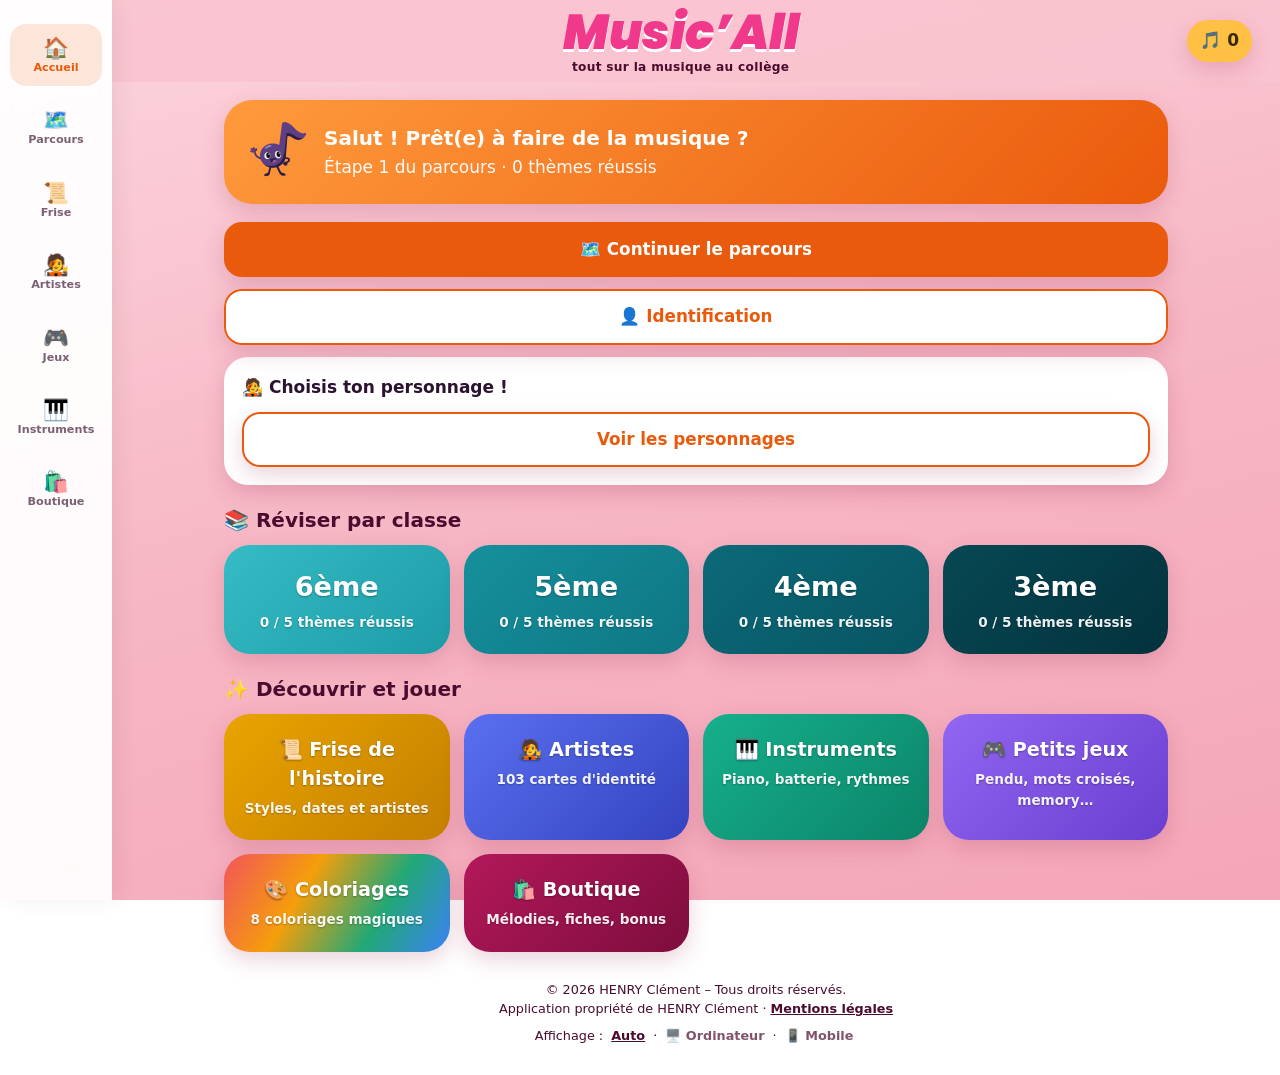
<file: index.html>
<!DOCTYPE html>
<html lang="fr">
<head>
<meta charset="utf-8">
<meta name="viewport" content="width=device-width, initial-scale=1, viewport-fit=cover">
<title>Music’All</title>
<link rel="manifest" href="manifest.webmanifest">
<link rel="icon" href="icon-192.png">
<link rel="apple-touch-icon" href="icon-192.png">
<meta name="theme-color" content="#f7b7c5">
<meta name="apple-mobile-web-app-capable" content="yes">
<meta name="mobile-web-app-capable" content="yes">
<meta name="apple-mobile-web-app-title" content="Music’All">
<style>
:root{--bg:#f6f2ff;--card:#fff;--ink:#1e1544;--mut:#6f6896;--pri:#4b2a8f;--sun:#ffc043;--teal:#2bb3a3;--sec:#7c4dff;--pink:#ff5c8a;--ok:#2bb673;--ko:#ef476f;--line:#e5dcff;--sh:0 8px 24px rgba(75,42,143,.16)}
@media(prefers-color-scheme:dark){:root{--bg:#150f2b;--card:#211a42;--ink:#f1ecff;--mut:#aaa2d4;--pri:#7c4dff;--sec:#9a73ff;--line:#362c66;--sh:0 8px 24px rgba(0,0,0,.4)}}
*{box-sizing:border-box;-webkit-tap-highlight-color:transparent}
body{margin:0;font-family:ui-rounded,"Nunito","Segoe UI",system-ui,sans-serif;background:var(--bg);color:var(--ink);line-height:1.5;padding-bottom:calc(96px + env(safe-area-inset-bottom))}
header{position:sticky;top:0;z-index:9;display:flex;align-items:center;gap:8px;padding:calc(10px + env(safe-area-inset-top)) 14px 10px;background:color-mix(in srgb,var(--bg) 88%,transparent);backdrop-filter:blur(10px)}
#back{border:0;background:var(--card);color:var(--ink);width:42px;height:42px;border-radius:50%;font-size:1.5rem;box-shadow:var(--sh);cursor:pointer;visibility:hidden;flex:none}
#logo{flex:1;margin:0;text-align:center;font-size:clamp(1.3rem,6vw,1.9rem);font-weight:900;white-space:nowrap;cursor:pointer;background:linear-gradient(90deg,var(--pri),var(--pink));-webkit-background-clip:text;background-clip:text;color:transparent}
@media(prefers-color-scheme:dark){#logo{background:linear-gradient(90deg,#b79cff,#ff8fb0);-webkit-background-clip:text;background-clip:text}}
#score{background:var(--sun);color:#3b2a00;font-weight:900;padding:8px 13px;border-radius:99px;box-shadow:var(--sh);flex:none;cursor:pointer}
main{max-width:640px;margin:0 auto;padding:6px 16px}
h2{margin:20px 0 10px;font-size:1.25rem}
.hero-card{background:linear-gradient(135deg,var(--pri),var(--pink));color:#fff;border-radius:28px;padding:20px;box-shadow:var(--sh);display:flex;gap:16px;align-items:center;margin:8px 0 6px}
.hero-card h3{margin:0;font-size:1.25rem}.hero-card p{margin:2px 0 0;opacity:.95}
.btn{border:0;border-radius:18px;padding:15px 20px;font:inherit;font-weight:800;cursor:pointer;background:var(--card);color:var(--ink);box-shadow:var(--sh);transition:transform .12s}
.btn:active{transform:scale(.97)}
.main{background:var(--pri);color:#fff;width:100%;margin-top:12px;font-size:1.05rem}
.alt{background:var(--sec);color:#fff}
.grid{display:grid;grid-template-columns:1fr 1fr;gap:14px}
.lv{color:#fff;text-align:center;padding:22px 16px;border-radius:26px;background:linear-gradient(135deg,var(--c),var(--c2));font-size:1.7rem;font-weight:900}
.lv small{display:block;font-size:.85rem;font-weight:700;opacity:.92;margin-top:4px}
.axe{display:flex;align-items:center;gap:14px;width:100%;text-align:left;margin-bottom:12px;padding:12px 16px}
.axe .t{width:52px;height:52px;border-radius:16px;display:grid;place-items:center;font-size:1.7rem;flex:none}
.axe b{display:block}.axe small{color:var(--mut);font-weight:700;display:block}
.card{background:var(--card);border-radius:24px;padding:18px;margin:12px 0;box-shadow:var(--sh)}
.card h3{margin:0 0 8px}.card p{margin:8px 0}
.lesson{border-top:6px solid var(--sec)}
.retain{border-top:6px solid var(--sun);background:color-mix(in srgb,var(--sun) 14%,var(--card))}
.retain li{list-style:none;margin:8px 0;padding-left:30px;position:relative}
.retain li::before{content:"♪";position:absolute;left:4px;color:var(--pink);font-weight:900}
.seg{display:flex;background:var(--line);border-radius:18px;padding:4px;margin:10px 0}
.seg button{flex:1;border:0;background:none;padding:11px;border-radius:14px;font:inherit;font-weight:800;color:var(--mut);cursor:pointer}
.seg button.on{background:var(--card);color:var(--ink);box-shadow:var(--sh)}
.tr{color:var(--mut);font-size:.92rem;margin:4px 0 8px}
.q{font-size:1.1rem}
.opt{display:block;width:100%;text-align:left;margin:8px 0;padding:15px;border-radius:16px;border:2px solid var(--line);background:var(--card);color:var(--ink);font:inherit;cursor:pointer}
.opt.ok{border-color:var(--ok);background:color-mix(in srgb,var(--ok) 20%,var(--card))}
.opt.ko{border-color:var(--ko);background:color-mix(in srgb,var(--ko) 20%,var(--card))}
input[type=text],select{font:inherit;padding:14px;border-radius:16px;border:2px solid var(--line);width:100%;margin:8px 0;background:var(--card);color:var(--ink)}
.chips{display:flex;flex-wrap:wrap;gap:8px;margin:8px 0;min-height:44px;padding:6px;border-radius:16px}
.zone{border:2px dashed var(--line)}
.chip{background:var(--sec);color:#fff;padding:10px 15px;border-radius:99px;border:0;font:inherit;font-weight:700;cursor:pointer;touch-action:none;user-select:none;-webkit-user-select:none}
.chip.sel{outline:3px solid var(--sun)}.chip.off{background:var(--line);color:var(--mut)}
.msg{font-weight:800;margin-top:10px}.msg.ok{color:var(--ok)}.msg.ko{color:var(--ko)}
.say{background:none;border:0;font:inherit;color:var(--sec);font-weight:800;cursor:pointer;padding:6px 0}
.bar{height:12px;background:var(--line);border-radius:9px;overflow:hidden;margin:6px 0}
.bar i{display:block;height:100%;background:linear-gradient(90deg,var(--sun),var(--pink));border-radius:9px;transition:width .4s}
.big{text-align:center}.big .em{font-size:3.6rem}
.gift{background:color-mix(in srgb,var(--sun) 25%,var(--card));border-radius:16px;padding:10px;margin:10px 0;font-weight:800}
.ex{max-width:760px;margin-left:auto;margin-right:auto}
.av{position:relative;width:1.6em;height:1.6em;display:inline-grid;place-items:center;border-radius:50%;flex:none}
.av .b{font-size:1em;line-height:1}.av img.b{width:100%;height:100%;object-fit:contain}
.av .hat{position:absolute;top:-.3em;left:50%;transform:translateX(-50%);font-size:.55em;line-height:1}
.av .fc{position:absolute;top:.52em;left:50%;transform:translateX(-50%);font-size:.42em;line-height:1}
.av .hd{position:absolute;right:-.25em;bottom:.05em;font-size:.55em;line-height:1}
.av .pt{position:absolute;left:-.3em;bottom:0;font-size:.55em;line-height:1}
.items{display:grid;grid-template-columns:repeat(auto-fill,minmax(84px,1fr));gap:10px}
.it{border:2px solid var(--line);background:var(--card);border-radius:16px;padding:10px 4px;font-size:1.8rem;text-align:center;cursor:pointer;color:var(--ink);font-family:inherit}
.it small{display:block;font-size:.68rem;font-weight:700;color:var(--mut);line-height:1.1;margin-top:4px}
.it.on{border-color:var(--pink);background:color-mix(in srgb,var(--pink) 14%,var(--card))}
.it.lock{opacity:.55;filter:grayscale(1)}
.it i{display:block;width:32px;height:32px;border-radius:50%;margin:0 auto;border:2px solid #fff;box-shadow:0 0 0 1px var(--line)}
.road{display:flex;flex-direction:column-reverse;position:relative;padding:14px 0;margin:10px 0}
.road::before{content:"";position:absolute;left:50%;top:0;bottom:0;width:18px;margin-left:-9px;border-radius:9px;background:repeating-linear-gradient(180deg,#fff9 0 10px,transparent 10px 24px),#c9bbea}
.stop{display:grid;grid-template-columns:1fr 84px 1fr;align-items:center;margin:16px 0;position:relative}
.nw{grid-column:2;grid-row:1;display:flex;justify-content:center;position:relative}
.node{width:70px;height:70px;border-radius:50%;border:5px solid #fff;font-size:1.9rem;background:#c9bbea;box-shadow:var(--sh);cursor:pointer}
.node.done{background:var(--sun)}.node.cur{background:var(--pink);animation:pulse 1.4s infinite}.node.lock{filter:grayscale(1);opacity:.55;cursor:not-allowed}
.lab{padding:0 10px;font-weight:900}.lab small{display:block;color:var(--mut);font-weight:700}
.stop.r .lab{grid-column:3;grid-row:1}.stop.l .lab{grid-column:1;grid-row:1;text-align:right}
.hero{position:absolute;top:-56px;left:50%;margin-left:-29px;animation:bob 1s infinite;pointer-events:none;z-index:2}
.hero.walk{animation:walk 1s ease-out,bob 1s 1s infinite}
@keyframes bob{50%{transform:translateY(-6px)}}
@keyframes walk{from{transform:translateY(120px);opacity:0}to{transform:none;opacity:1}}
@keyframes pulse{50%{box-shadow:0 0 0 12px rgba(255,92,138,.28)}}
/* frise */
.tl{overflow-x:auto;scroll-snap-type:x proximity;padding-bottom:6px}
.tli{display:flex;gap:12px;width:max-content;position:relative;padding:50px 10px 10px}
.tli::before{content:"";position:absolute;left:0;right:0;top:36px;height:6px;border-radius:4px;background:linear-gradient(90deg,var(--sec),var(--pink))}
.ti{width:158px;flex:none;position:relative;cursor:pointer;text-align:center;scroll-snap-align:center}
.ti .dt{position:absolute;top:-40px;left:-6px;right:-6px;font-weight:900;font-size:.74rem;color:var(--pri)}
.ti i{position:absolute;top:-20px;left:50%;margin-left:-10px;width:20px;height:20px;border-radius:50%;background:var(--c);border:4px solid var(--bg)}
.ti .tc{background:var(--card);border-radius:18px;padding:12px 8px;box-shadow:var(--sh);border-top:6px solid var(--c);min-height:104px}
.ti.on .tc{outline:3px solid var(--sun)}
.ti .tc div{font-size:1.9rem}.ti .tc b{display:block;font-size:.85rem;line-height:1.2}
.arrows{display:flex;gap:10px;justify-content:flex-end}.arrows button{width:48px;padding:8px}
/* piano & batterie */
.piano{position:relative;display:flex;height:190px;margin:10px 0;user-select:none;-webkit-user-select:none;touch-action:none}
.wk{flex:1;background:#fff;border:1px solid #b9b0d0;border-radius:0 0 8px 8px;display:flex;align-items:flex-end;justify-content:center;padding-bottom:8px;font-size:.7rem;color:#5a5278;font-weight:800}
.wk.on{background:#d9c8ff}.wk.tg{box-shadow:inset 0 -16px 0 var(--sun)}
.bk{position:absolute;top:0;width:4.3%;height:62%;background:#241a4a;border-radius:0 0 6px 6px;z-index:2}
.bk.on{background:var(--sec)}.bk.tg{box-shadow:0 0 0 4px var(--sun)}
.pads{display:grid;grid-template-columns:repeat(3,1fr);gap:10px}
.pad{aspect-ratio:1.25;border:0;border-radius:18px;font:inherit;font-weight:800;color:#fff;font-size:.95rem;cursor:pointer;touch-action:manipulation;box-shadow:var(--sh)}
.pad:active{transform:scale(.94)}
.sq{display:grid;grid-template-columns:62px repeat(8,1fr);gap:4px;align-items:center}
.sq b{font-size:.72rem}.sc{aspect-ratio:1;border:0;border-radius:8px;background:var(--line);cursor:pointer;padding:0}
.sc.on{background:var(--sec)}.sc.cur{outline:3px solid var(--sun)}
/* mots croisés / mêlés */
.xw{display:grid;gap:2px;justify-content:center;margin:10px auto}
.xc{position:relative;width:var(--cs);height:var(--cs)}.xc.b{visibility:hidden}
.xc input{width:100%;height:100%;text-align:center;text-transform:uppercase;font:inherit;font-weight:800;padding:0;border:2px solid var(--line);border-radius:6px;background:var(--card);color:var(--ink);font-size:calc(var(--cs)*.55)}
.xc small{position:absolute;top:1px;left:3px;font-size:.55rem;font-weight:800;color:var(--sec);pointer-events:none}
.xc.ko input{background:color-mix(in srgb,var(--ko) 25%,var(--card))}.xc.ok input{background:color-mix(in srgb,var(--ok) 25%,var(--card))}
.cl li{margin:6px 0}
.ws{display:grid;grid-template-columns:repeat(10,1fr);gap:3px;max-width:380px;margin:10px auto;user-select:none}
.wc{aspect-ratio:1;border:0;border-radius:8px;background:var(--card);color:var(--ink);font:inherit;font-weight:800;box-shadow:var(--sh);cursor:pointer;font-size:1rem;padding:0}
.wc.s{background:var(--sun);color:#3b2a00}.wc.f{background:var(--sec);color:#fff}
.wl{display:flex;flex-wrap:wrap;gap:6px}.wl span{padding:4px 10px;border-radius:99px;background:var(--line);font-weight:700;font-size:.85rem}.wl span.f{text-decoration:line-through;opacity:.5}
.kb{display:grid;grid-template-columns:repeat(7,1fr);gap:6px;margin:12px 0}.kbk{margin:0;padding:10px 0;text-align:center}.kbk:disabled{opacity:.55}
.dz{display:flex;align-items:center;gap:10px;margin:8px 0}.dz b{flex:1;font-size:.9rem}
.slot{flex:1;min-height:52px;border:2px dashed var(--line);border-radius:14px;display:flex;align-items:center;justify-content:center;padding:4px}
.slot.ok{border:2px solid var(--ok);background:color-mix(in srgb,var(--ok) 18%,var(--card))}.slot.ko{border:2px solid var(--ko);background:color-mix(in srgb,var(--ko) 18%,var(--card))}
.mem{display:grid;grid-template-columns:repeat(3,1fr);gap:10px;margin:14px 0}
.mc{min-height:82px;border:0;border-radius:18px;background:linear-gradient(135deg,var(--sec),var(--pink));color:#fff;font:inherit;font-weight:800;font-size:1.4rem;cursor:pointer;padding:6px}
.mc.up{background:var(--card);color:var(--ink);box-shadow:var(--sh);font-size:.78rem}.mc.done{background:color-mix(in srgb,var(--ok) 25%,var(--card));color:var(--ink);font-size:.78rem}
#toast{position:fixed;left:16px;right:16px;bottom:calc(92px + env(safe-area-inset-bottom));max-width:560px;margin:auto;background:var(--ink);color:var(--bg);padding:12px 16px;border-radius:16px;z-index:50;transition:opacity .3s;opacity:0;pointer-events:none;text-align:center;font-weight:700}
#tabs{position:fixed;left:0;right:0;bottom:0;z-index:20;display:flex;gap:4px;padding:8px 8px calc(8px + env(safe-area-inset-bottom));background:color-mix(in srgb,var(--card) 94%,transparent);backdrop-filter:blur(12px);box-shadow:0 -6px 20px rgba(0,0,0,.08)}
#tabs button{flex:1;border:0;background:none;color:var(--mut);font:inherit;font-size:1.45rem;display:flex;flex-direction:column;align-items:center;padding:5px 2px;border-radius:16px;cursor:pointer;line-height:1.2}
#tabs button span{font-size:.66rem;font-weight:800}
#tabs button.on{color:var(--pink);background:color-mix(in srgb,var(--pink) 13%,transparent)}
footer{max-width:640px;margin:18px auto 0;padding:0 16px;text-align:center;color:var(--mut);font-size:.8rem}
footer a{color:var(--sec);font-weight:800;text-decoration:underline;cursor:pointer}
#vw{margin-top:8px}#vw a{margin:0 4px;text-decoration:none;opacity:.7;cursor:pointer;color:var(--mut)}#vw a.on{opacity:1;color:var(--pri);text-decoration:underline}
body.desk{padding-left:112px;padding-bottom:30px;font-size:17px}
body.desk header{padding-left:20px;padding-right:28px}
body.desk #tabs{top:0;bottom:0;right:auto;width:112px;flex-direction:column;justify-content:flex-start;gap:10px;padding:24px 10px;box-shadow:6px 0 20px rgba(0,0,0,.06)}
body.desk #tabs button{flex:none;padding:12px 4px}
body.desk main,body.desk footer{max-width:1000px}
body.desk main{padding:10px 28px}
body.desk .grid{grid-template-columns:repeat(auto-fill,minmax(220px,1fr))}
body.desk .road{max-width:620px;margin:10px auto}
body.desk .kb{grid-template-columns:repeat(13,1fr)}
body.desk .mem{grid-template-columns:repeat(4,1fr)}
body.desk .piano{height:240px}
body.desk .btn:hover,body.desk .opt:hover,body.desk .it:hover{transform:translateY(-2px)}
body.desk #toast{left:132px}
/* ===== Thème rose pâle (v3) */
@font-face{font-family:"MATitle";font-style:italic;font-weight:900;font-display:swap;src:url([data-uri]) format("woff2")}
:root{--bg:#f7b7c5;--card:#fff;--ink:#2b1230;--mut:#7a6072;--pri:#8a1553;--sun:#ffc043;--sec:#0d7c8a;--pink:#ff5c8a;--ok:#2bb673;--ko:#ef476f;--line:#f8dbe8;--sh:0 8px 22px rgba(150,40,80,.2);--rb:#ea5a0c;--on:#4a0b2e}
body{background:linear-gradient(165deg,#fcd5dd 0%,#f7b7c5 50%,#f4a6b8 100%) fixed;color:var(--on)}
header{background:color-mix(in srgb,#f9c3cf 85%,transparent);padding-top:calc(8px + env(safe-area-inset-top));padding-bottom:8px}
#ttl{flex:1;text-align:center;line-height:1.05;cursor:pointer;min-width:0}
#logo{margin:0;font-family:"MATitle",ui-rounded,"Nunito","Segoe UI",system-ui,sans-serif;font-style:italic;font-weight:900;font-size:clamp(1.9rem,9vw,3rem);letter-spacing:0;background:none;-webkit-background-clip:border-box;background-clip:border-box;color:#f0398a;-webkit-text-fill-color:#f0398a;text-shadow:0 3px 0 #fff;flex:none}
#sub{font-size:.76rem;font-weight:800;color:var(--on);margin-top:3px;letter-spacing:.3px}
h2{color:var(--on)}
.card{color:var(--ink)}.gift{color:#3b2a00}.ti .tc{color:var(--ink)}
.tr{color:var(--on)}.card .tr,.gift .tr{color:var(--mut)}
.msg.ok{color:#0a5a34}.msg.ko{color:#8c0730}.card .msg.ok{color:var(--ok)}.card .msg.ko{color:var(--ko)}
.wl span{color:var(--ink)}.lab small{color:#6b1241}.say{color:var(--on)}
.ti .dt{color:var(--on)}.ti i{border-color:#f7b7c5}
footer{color:var(--on)}footer a{color:var(--on)}#vw a{color:var(--on)}#vw a.on{color:var(--on);opacity:1;font-weight:800}
#toast{color:#fff}
.hero-card{background:linear-gradient(135deg,#ff9a3d,#ea5a0c)}
.main{background:var(--rb)}
.alt{background:#fff;color:var(--rb);box-shadow:inset 0 0 0 2px var(--rb),var(--sh)}
.chip{background:var(--rb)}.chip.off{background:#fff;color:var(--ink)}
.lesson{border-top-color:var(--rb)}.retain li::before{color:var(--rb)}
.bar i{background:linear-gradient(90deg,var(--sun),var(--rb))}
.road::before{background:repeating-linear-gradient(180deg,#fff9 0 10px,transparent 10px 24px),#fde6ec}
.node{background:#fff1f5}.node.cur{background:var(--rb)}.node.done{background:color-mix(in srgb,var(--rb) 45%,white)}
@keyframes pulse{50%{box-shadow:0 0 0 12px rgba(234,90,12,.3)}}
.it.on{border-color:var(--rb)}
.mc{background:linear-gradient(135deg,var(--rb),color-mix(in srgb,var(--rb) 55%,white))}
.wc.f,.sc.on{background:var(--rb)}.wk.on{background:#ffd0e3}
#tabs{gap:2px;padding-left:4px;padding-right:4px}
#tabs button{min-width:0;font-size:1.3rem;padding:5px 0}
#tabs button span{font-size:.6rem;white-space:nowrap}
#tabs s{text-decoration:none}#tabs i{font-style:normal;display:none}
body.desk #tabs i{display:inline}body.desk #tabs s{display:none}body.desk #tabs button span{font-size:.7rem}
#tabs button.on{color:var(--rb);background:color-mix(in srgb,var(--rb) 14%,transparent)}
.lv{text-shadow:0 1px 2px rgba(0,0,0,.3)}
.cb{background:linear-gradient(135deg,var(--c),var(--c2));color:#fff;text-shadow:0 1px 2px rgba(0,0,0,.25)}
.cb small{color:rgba(255,255,255,.92)}.cb .t{background:rgba(255,255,255,.28)}
.av .sh{position:absolute;left:50%;transform:translateX(-50%);bottom:-.22em;font-size:.45em;line-height:1}
.av .ly{position:absolute;inset:0;width:100%;height:100%;object-fit:contain}
.idc{background:linear-gradient(135deg,#fff,#fff0f6);border-radius:22px;border:3px solid #ffb3d1;color:var(--ink);box-shadow:var(--sh);overflow:hidden;margin:12px 0}
.idh{background:var(--rb);color:#fff;padding:10px 14px;font-weight:900;letter-spacing:1px;font-size:.8rem}
.idb{display:flex;gap:14px;padding:14px 14px 0}
.idp{font-size:3.6rem;width:96px;height:118px;border-radius:14px;background:var(--line);display:grid;place-items:center;flex:none}
.idf p,.idw p{margin:4px 0}.idf small,.idw small{display:block;color:var(--mut);font-size:.68rem;text-transform:uppercase;font-weight:800}
.idf b{font-size:1.05rem}.idw{padding:6px 14px 14px}.idw ul{margin:4px 0;padding-left:20px}
/* artistes */
.arts{grid-template-columns:repeat(auto-fill,minmax(104px,1fr))}
.arts .it small b{display:block;color:var(--ink);font-size:.76rem;line-height:1.15;margin-bottom:2px}
.it.lk{background:#fff5f9}.it.lk small b{color:var(--mut)}
.fam{margin:16px 0 8px;font-weight:800}
.fam::before{content:"";display:inline-block;width:12px;height:12px;border-radius:50%;background:var(--c);margin-right:7px;border:2px solid #fff;vertical-align:-1px}
/* coloriages */
.colo{padding:8px}.colo svg{display:block;width:100%;max-width:460px;margin:auto;touch-action:manipulation;border-radius:16px}
.cz{fill:#fff;stroke:#5b5568;stroke-width:1.6;stroke-linejoin:round;cursor:pointer}
.cz.no{fill:#ffd5dc}.cz.ok{cursor:default}
.cn{font:700 12px system-ui,sans-serif;fill:#5b5568;text-anchor:middle;dominant-baseline:central;pointer-events:none}
.cd{pointer-events:none;fill:none;stroke:#3f3f46;stroke-width:1.4;stroke-linecap:round}
.pal{display:flex;flex-wrap:wrap;gap:8px;justify-content:center;margin:12px 0}
.pc{border:3px solid transparent;background:var(--card);border-radius:16px;padding:6px 6px 4px;cursor:pointer;font:inherit;min-width:64px;box-shadow:var(--sh)}
.pc.on{border-color:var(--ink);transform:translateY(-4px)}
.pc i{display:grid;place-items:center;width:38px;height:38px;border-radius:50%;margin:0 auto;font-style:normal;font-weight:900;color:#1b1b1b;border:2px solid rgba(0,0,0,.18);text-shadow:0 0 3px #fff,0 0 3px #fff,0 0 2px #fff}
.pc small{display:block;font-size:.66rem;font-weight:800;color:var(--ink);margin-top:2px}
/* identification et bilan */
.stats{display:grid;grid-template-columns:repeat(auto-fill,minmax(130px,1fr));gap:10px;margin-top:10px}
.stats div{background:var(--line);border-radius:14px;padding:10px;text-align:center}
.stats b{display:block;font-size:1.2rem}.stats small{color:var(--mut);font-weight:700;font-size:.72rem;line-height:1.2;display:block}
.bl{padding:7px 0;border-top:1px solid var(--line);font-weight:700;font-size:.92rem}.bl small{display:block;color:var(--mut);font-weight:700;padding-left:26px}
.code{font:.8rem ui-monospace,Menlo,Consolas,monospace;width:100%;border-radius:12px;border:2px solid var(--line);padding:10px;word-break:break-all;resize:none;background:#fff;color:var(--ink);margin:6px 0}
</style>
</head>
<body>
<header><button id="back" aria-label="Retour">‹</button><div id="ttl"><h1 id="logo">Music’All</h1><div id="sub">tout sur la musique au collège</div></div><div id="score">🎵 0</div></header>
<main id="app"></main>
<footer>© 2026 HENRY Clément – Tous droits réservés.<br>Application propriété de HENRY Clément · <a id="lg">Mentions légales</a><div id="vw">Affichage : <a data-v="auto">Auto</a> · <a data-v="desk">🖥️ Ordinateur</a> · <a data-v="mob">📱 Mobile</a></div></footer>
<nav id="tabs"><button data-t="home">🏠<span>Accueil</span></button><button data-t="journey">🗺️<span>Parcours</span></button><button data-t="history">📜<span>Frise</span></button><button data-t="art">🧑‍🎤<span>Artistes</span></button><button data-t="games">🎮<span>Jeux</span></button><button data-t="instr">🎹<span>Instru<i>ments</i><s>s</s></span></button><button data-t="shop">🛍️<span>Boutique</span></button></nav>
<script>
const TEAL=[["#35bcc4","#1d9ba7"],["#16909c","#0e7684"],["#0c6978","#075462"],["#064854","#03323c"]];
const LV=["6ème","5ème","4ème","3ème"],CO=[["#7c4dff","#4b2a8f"],["#ff5c8a","#d6336c"],["#ff9f43","#f76707"],["#2bb3a3","#0b7285"]];
// Thème = [emoji, titre, leçon, à retenir (|), définitions "terme=définition;…", QCM [q,"a|b|c",index,explication], Vrai/Faux [énoncé,1|0,explication], Trous [phrase,réponse(s),explication], exercices sonores "h,s,m,i"]
const D=[[
["🔊","Le son et ses paramètres","Un <b>son</b> est une vibration qui se propage dans l'air. On le décrit avec quatre paramètres : la <b>hauteur</b> (grave ou aigu, selon la fréquence en hertz), la <b>durée</b> (court ou long), l'<b>intensité</b> (fort ou doux, mesurée en décibels) et le <b>timbre</b>, la « couleur » du son qui permet de reconnaître un instrument ou une voix.<br>Un <b>bruit</b> est un son sans hauteur précise. Le <b>silence</b>, l'absence de son, fait aussi partie de la musique.","4 paramètres : hauteur, durée, intensité, timbre|Hauteur : grave ↔ aigu (fréquence en hertz)|Intensité : se mesure en décibels (dB)|Timbre : reconnaître l'instrument ou la voix|Le silence fait partie de la musique","hauteur=Un son est grave ou aigu;durée=Un son est court ou long;intensité=Un son est fort ou doux;timbre=La couleur d'un son, propre à chaque instrument;décibel=Unité qui mesure l'intensité d'un son;silence=Absence de son, qui fait partie de la musique",[["Quel paramètre permet de reconnaître un violon d'une flûte ?","la hauteur|le timbre|la durée",1,"Le timbre est la « couleur » du son."],["Un son très aigu est…","un son de haute fréquence|un son fort|un son long",0,"Plus la fréquence est élevée, plus le son est aigu."],["L'intensité d'un son se mesure en…","hertz|décibels|mètres",1,"Le hertz mesure la fréquence ; le décibel, l'intensité."]],[["Le silence fait partie de la musique.",1,"Les silences structurent le rythme."],["Un son aigu est un son de faible fréquence.",0,"Un son aigu a une fréquence élevée."]],[["Le ___ est la couleur d'un son, propre à chaque instrument.","timbre","timbre"],["La hauteur d'un son dépend de sa ___ (en hertz).","fréquence","fréquence"]],"h"],
["🥁","Pulsation, rythme et mesure","La <b>pulsation</b> est le battement régulier de la musique, comme les pas d'une marche. Le <b>rythme</b> est la manière dont les sons longs et courts sont organisés dans le temps. Le <b>tempo</b> est la vitesse de la pulsation, en battements par minute (BPM).<br>La <b>mesure</b> regroupe les pulsations : à 4 temps (4/4) ou à 3 temps (valse, 3/4). Les valeurs de notes : la <b>ronde</b> dure 4 temps, la <b>blanche</b> 2 temps, la <b>noire</b> 1 temps, la <b>croche</b> ½ temps.","Pulsation = battement régulier|Rythme = organisation des durées|Tempo = vitesse (en BPM)|Ronde 4 temps · blanche 2 · noire 1 · croche ½|Une valse est à 3 temps","pulsation=Battement régulier de la musique;rythme=Organisation des sons longs et courts dans le temps;tempo=Vitesse de la pulsation;mesure=Groupe de temps séparé par des barres;ronde=Note qui dure 4 temps;noire=Note qui dure 1 temps",[["Combien de temps dure une blanche ?","1 temps|2 temps|4 temps",1,"Ronde 4 · blanche 2 · noire 1 · croche ½."],["Une valse se compte généralement à…","2 temps|3 temps|5 temps",1,"Mesure à 3 temps (3/4)."],["BPM veut dire…","battements par minute|bruits par morceau|basses par mesure",0,"Le tempo se mesure en battements par minute."]],[["La croche dure plus longtemps que la noire.",0,"La croche dure ½ temps, la noire 1 temps."],["Le tempo est la vitesse de la pulsation.",1,"Plus il est rapide, plus les pulsations sont rapprochées."]],[["La note qui dure 4 temps s'appelle la ___ .","ronde","La ronde dure 4 temps."],["Le ___ est la vitesse de la pulsation.","tempo","Le tempo se mesure en BPM."]],""],
["🎼","Lire la musique : notes et portée","Les notes s'écrivent sur une <b>portée</b> de 5 lignes. La <b>clé de sol</b>, placée au début, indique où se trouve le sol. Les 7 notes se nomment <b>do, ré, mi, fa, sol, la, si</b> (en anglais C, D, E, F, G, A, B) : plus la note est haute sur la portée, plus elle est aiguë.<br>En clé de sol, la 1re ligne (en bas) est un <b>mi</b>. Un <b>dièse (♯)</b> monte une note d'un demi-ton, un <b>bémol (♭)</b> la descend.","Portée = 5 lignes · clé de sol|do ré mi fa sol la si (C D E F G A B)|1re ligne en clé de sol = mi|Dièse ♯ monte d'un demi-ton · bémol ♭ le descend|Plus la note est haute, plus le son est aigu","portée=Les 5 lignes sur lesquelles s'écrivent les notes;clé de sol=Signe qui indique la place du sol sur la portée;dièse=Signe qui monte une note d'un demi-ton;bémol=Signe qui descend une note d'un demi-ton;demi-ton=Plus petit écart entre deux notes du piano;gamme=Suite de notes rangées de la plus grave à la plus aiguë",[["Combien de lignes compte une portée ?","4|5|7",1,"Une portée a 5 lignes."],["Quelle note se nomme « C » en anglais ?","do|sol|la",0,"C = do, D = ré, E = mi, F = fa, G = sol, A = la, B = si."],["Un bémol…","monte la note d'un demi-ton|descend la note d'un demi-ton|rend la note plus longue",1,"♭ descend, ♯ monte."]],[["La clé de sol est placée au début de la portée.",1,"Elle indique la position de la note sol."],["Il y a 8 notes différentes dans la gamme de do.",0,"Il y en a 7 : do ré mi fa sol la si."]],[["Les notes s'écrivent sur une ___ de cinq lignes.","portée","portée"],["La note qui suit « sol » est le ___ .","la","sol → la"]],"s"],
["🎤","La voix et le chant","La voix est un instrument : le son naît de la vibration des <b>cordes vocales</b>. Les voix se classent par hauteur : chez les femmes <b>soprano</b> (aiguë), <b>mezzo-soprano</b>, <b>alto</b> (grave) ; chez les hommes <b>ténor</b> (aigu), <b>baryton</b>, <b>basse</b> (grave).<br>On chante en <b>chœur</b> (groupe), en <b>canon</b> (même mélodie décalée), <b>a cappella</b> (sans instrument) ou en <b>solo</b>.","Femmes : soprano · mezzo · alto|Hommes : ténor · baryton · basse|Chœur = groupe de chanteurs|A cappella = sans instrument|Canon = même mélodie qui commence en décalé","soprano=Voix de femme la plus aiguë;alto=Voix de femme la plus grave;ténor=Voix d'homme aiguë;basse=Voix d'homme la plus grave;chœur=Groupe de chanteurs;canon=Même mélodie chantée en décalé",[["Quelle voix d'homme est la plus grave ?","ténor|baryton|basse",2,"Du plus aigu au plus grave : ténor, baryton, basse."],["Chanter « a cappella », c'est chanter…","sans instrument|très fort|en canon",0,"A cappella = sans accompagnement instrumental."],["Qu'est-ce qui produit le son de la voix ?","les cordes vocales|la langue|les dents",0,"Elles vibrent quand l'air passe."]],[["Le soprano est une voix d'homme.",0,"C'est la voix de femme la plus aiguë."],["Dans un canon, la même mélodie est chantée en décalé.",1,"Chaque groupe commence l'un après l'autre."]],[["Un groupe de chanteurs s'appelle un ___ .","chœur","chœur"],["La voix de femme la plus aiguë est la ___ .","soprano","soprano"]],"h"],
["🎻","Les familles d'instruments","Les instruments se rangent en familles selon la façon dont ils produisent le son : les <b>cordes</b> (frottées : violon ; pincées : guitare, harpe), les <b>vents</b> (<b>bois</b> : flûte, clarinette, hautbois ; <b>cuivres</b> : trompette, trombone, cor), les <b>percussions</b> (tambour, xylophone), les <b>claviers</b> (piano, orgue) et les instruments <b>électroniques</b> (synthétiseur).","Cordes : frottées, pincées ou frappées|Vents : bois (flûte, clarinette) · cuivres (trompette, trombone)|Percussions : on frappe ou on secoue|Claviers : piano, orgue|Électronique : synthétiseur","cordes=Famille du violon, de la guitare et de la harpe;bois=Famille de la flûte et de la clarinette;cuivres=Famille de la trompette et du trombone;percussions=Instruments que l'on frappe ou que l'on secoue;clavier=Instrument à touches comme le piano;synthétiseur=Instrument électronique qui crée des sons",[["La trompette appartient à la famille…","des bois|des cuivres|des cordes",1,"Trompette, trombone et cor sont des cuivres."],["Le violoncelle est un instrument à…","cordes frottées|vent|percussion",0,"On le joue avec un archet."],["Le xylophone appartient aux…","percussions|cuivres|cordes",0,"On le frappe avec des maillets."]],[["La flûte traversière est un cuivre.",0,"C'est un instrument de la famille des bois."],["Le piano a des touches : c'est un clavier.",1,"Ses sons viennent de cordes frappées par des marteaux."]],[["La clarinette fait partie de la famille des ___ .","bois","bois"],["Le tambour est une ___ .","percussion","percussion"]],""]
],[
["🎚️","Nuances, tempo et caractère","Pour interpréter une musique, le compositeur indique des <b>nuances</b> : <b>p</b> piano (doux), <b>f</b> forte (fort), <b>pp</b> pianissimo (très doux), <b>ff</b> fortissimo (très fort), <b>crescendo</b> (de plus en plus fort) et <b>decrescendo</b>.<br>Il précise aussi le <b>tempo</b> : <b>adagio</b> (lent), <b>andante</b> (modéré), <b>allegro</b> (rapide), <b>presto</b> (très rapide). Ces mots viennent de l'italien.","p = doux · f = fort · pp / ff = très|Crescendo = de plus en plus fort|Adagio lent · andante modéré · allegro rapide · presto très rapide|Ces termes sont en italien|Le caractère change l'émotion de l'œuvre","piano=Nuance : jouer doucement;forte=Nuance : jouer fort;crescendo=De plus en plus fort;adagio=Tempo lent;allegro=Tempo rapide;presto=Tempo très rapide",[["« ff » signifie…","très doux|fortissimo (très fort)|de plus en plus fort",1,"ff = fortissimo."],["Quel mot indique un tempo lent ?","presto|allegro|adagio",2,"Adagio = lent."],["Un crescendo, c'est…","de plus en plus doux|de plus en plus fort|de plus en plus lent",1,"Le contraire est decrescendo."]],[["Le mot « piano » désigne aussi une nuance douce.",1,"p = piano = doucement."],["Presto indique un tempo lent.",0,"Presto = très rapide."]],[["Pour jouer très doucement, on écrit ___ (pp).","pianissimo","pianissimo"],["Un tempo rapide se dit ___ .","allegro|presto","allegro (presto, plus rapide encore)"]],""],
["🏛️","L'orchestre et les formations","L'<b>orchestre symphonique</b> réunit une centaine de musiciens en familles (cordes, bois, cuivres, percussions) sous la direction du <b>chef d'orchestre</b>. Il joue des <b>symphonies</b> et des <b>concertos</b> (un soliste avec l'orchestre).<br>Il existe des formations plus petites : le <b>duo</b>, le <b>trio</b>, le <b>quatuor à cordes</b> (2 violons, 1 alto, 1 violoncelle), le <b>big band</b> (jazz). Le <b>diapason</b> donne le « la » pour accorder les instruments.","Orchestre = cordes, bois, cuivres, percussions|Le chef d'orchestre dirige|Quatuor à cordes : 2 violons, alto, violoncelle|Concerto = soliste + orchestre|Le « la » sert à accorder","orchestre=Grand groupe de musiciens dirigé par un chef;chef d'orchestre=Personne qui dirige les musiciens;symphonie=Grande œuvre pour orchestre;concerto=Œuvre pour un soliste et un orchestre;quatuor=Formation de quatre musiciens;diapason=Donne le « la » pour accorder",[["Combien d'instruments compte un quatuor à cordes ?","3|4|5",1,"2 violons, 1 alto, 1 violoncelle."],["Qui dirige l'orchestre ?","le soliste|le chef d'orchestre|le compositeur",1,"Le chef coordonne les musiciens."],["Dans un concerto, il y a…","un soliste et un orchestre|seulement des voix|uniquement des percussions",0,"Le soliste dialogue avec l'orchestre."]],[["Le violoncelle fait partie d'un quatuor à cordes.",1,"Avec deux violons et un alto."],["Les cuivres sont la famille la plus nombreuse de l'orchestre symphonique.",0,"Ce sont les cordes."]],[["Le ___ dirige l'orchestre.","chef|chef d'orchestre","le chef d'orchestre"],["Une œuvre pour un soliste et un orchestre est un ___ .","concerto","concerto"]],""],
["🎹","Mélodie, accompagnement et harmonie","Une chanson associe souvent une <b>mélodie</b> (la suite de notes qu'on chante) et un <b>accompagnement</b> (accords, basse, rythme). Plusieurs notes jouées en même temps forment un <b>accord</b> ; l'<b>harmonie</b> est l'art d'enchaîner les accords.<br>Un accord <b>majeur</b> sonne souvent joyeux, un accord <b>mineur</b> plus triste ou sombre. La <b>tonalité</b> est la famille de notes qui organise un morceau. La <b>polyphonie</b> superpose plusieurs mélodies.","Mélodie = notes qui se suivent (on la chante)|Accompagnement = accords, basse, rythme|Accord = plusieurs notes en même temps|Majeur ≈ joyeux · mineur ≈ triste|Polyphonie = plusieurs mélodies superposées","mélodie=Suite de notes que l'on peut chanter;accord=Plusieurs notes jouées en même temps;harmonie=Art d'enchaîner les accords;accompagnement=Ce qui soutient la mélodie;tonalité=Famille de notes qui organise un morceau;polyphonie=Plusieurs mélodies superposées",[["Un accord est…","une seule note|plusieurs notes jouées ensemble|un silence",1,"Au moins trois notes pour un accord classique."],["Un accord mineur sonne plutôt…","joyeux|triste ou sombre|très fort",1,"Le majeur est souvent perçu comme joyeux."],["La mélodie, c'est…","la suite de notes qu'on peut chanter|le rythme de la batterie|le volume",0,"C'est « l'air » de la chanson."]],[["L'accompagnement soutient la mélodie.",1,"Il peut être joué à la guitare, au piano…"],["Un accord se joue toujours avec une seule note.",0,"Il faut plusieurs notes simultanées."]],[["Plusieurs notes jouées en même temps forment un ___ .","accord","accord"],["L'air d'une chanson s'appelle la ___ .","mélodie","mélodie"]],"m,i"],
["🌍","Musiques du monde et traditions","Chaque région du monde a ses musiques, ses instruments et ses danses : le <b>flamenco</b> (Espagne), le <b>fado</b> (Portugal), le <b>gamelan</b> (Indonésie, percussions en métal), le <b>sitar</b> (Inde), la <b>kora</b> (Afrique de l'Ouest), les <b>taiko</b> (Japon), la <b>samba</b> (Brésil), les musiques <b>celtiques</b> (Irlande, Bretagne).<br>Ces musiques se transmettent souvent à l'oreille, de génération en génération : c'est la <b>tradition orale</b>.","Musique traditionnelle = transmise oralement|Flamenco : Espagne · Fado : Portugal|Sitar : Inde · Kora : Afrique de l'Ouest · Gamelan : Indonésie|Samba : Brésil · Taiko : Japon|Les cultures se mélangent : c'est la fusion","flamenco=Musique espagnole avec guitare, chant et danse;fado=Chant mélancolique du Portugal;gamelan=Orchestre de percussions d'Indonésie;sitar=Instrument à cordes de l'Inde;kora=Harpe-luth d'Afrique de l'Ouest;samba=Musique et danse du Brésil",[["Le fado est une musique du…","Portugal|Japon|Brésil",0,"Fado signifie « destin »."],["Le sitar est un instrument…","d'Inde|d'Écosse|du Mexique",0,"Popularisé par Ravi Shankar."],["La tradition orale, c'est…","transmettre à l'oreille|écrire sur partition|enregistrer en studio",0,"On apprend en écoutant et en répétant."]],[["Le gamelan est un orchestre de percussions d'Indonésie.",1,"Gongs et métallophones."],["La kora vient d'Asie.",0,"Elle vient d'Afrique de l'Ouest."]],[["La ___ est une musique et une danse du Brésil.","samba","samba"],["Le ___ est un chant mélancolique du Portugal.","fado","fado"]],""],
["🏰","Du Moyen Âge au baroque","La musique occidentale s'écrit depuis le <b>Moyen Âge</b> (chant <b>grégorien</b>, chanté à l'église par une seule voix). À la <b>Renaissance</b>, la <b>polyphonie</b> se développe (Josquin des Prés) et l'imprimerie diffuse les partitions. Le <b>baroque</b> (1600-1750) invente l'<b>opéra</b> (Monteverdi) ; Vivaldi, Bach et Haendel en sont les grands noms. Le <b>clavecin</b> et l'<b>orgue</b> sont typiques de l'époque.","Moyen Âge : chant grégorien (une seule voix)|Renaissance : polyphonie, imprimerie|Baroque (1600-1750) : opéra, clavecin, orgue|Compositeurs : Josquin, Monteverdi, Vivaldi, Bach, Haendel|Ordre : Moyen Âge → Renaissance → baroque","grégorien=Chant religieux à une seule voix, sans instrument;polyphonie=Plusieurs voix qui chantent des mélodies différentes;baroque=Époque de Vivaldi et Bach (1600-1750);clavecin=Instrument à clavier aux cordes pincées;opéra=Spectacle chanté avec orchestre et décors;Moyen Âge=Époque du chant grégorien",[["Qui a composé « Les Quatre Saisons » ?","Mozart|Vivaldi|Chopin",1,"Vivaldi, compositeur baroque italien."],["Le chant grégorien est chanté…","à une seule voix|à quatre voix|avec un orchestre",0,"C'est une monodie."],["Quelle époque vient en premier ?","baroque|Moyen Âge|classicisme",1,"Moyen Âge, Renaissance, baroque, classicisme…"]],[["J.-S. Bach est un compositeur baroque.",1,"Il est né en 1685."],["Le clavecin est un instrument du XXe siècle.",0,"Il est typique de la Renaissance et du baroque."]],[["Le chant ___ est le chant religieux du Moyen Âge.","grégorien","grégorien"],["L'époque de Vivaldi et de Bach s'appelle le ___ .","baroque","baroque"]],""]
],[
["🎹","Classicisme et romantisme","Le <b>classicisme</b> (vers 1750-1810) recherche l'équilibre, la clarté et des formes précises : Haydn, Mozart, Beethoven. Le piano remplace peu à peu le clavecin. Le <b>romantisme</b> (XIXe siècle) privilégie l'expression des sentiments et la liberté : Schubert, Chopin, Liszt, Berlioz, Wagner, Tchaïkovski.<br>On écrit des <b>lieder</b>, des <b>nocturnes</b>, des <b>poèmes symphoniques</b> et de grands <b>opéras</b>.","Classicisme : équilibre, clarté (Haydn, Mozart)|Romantisme : sentiments, liberté (Chopin, Schubert, Berlioz)|Beethoven fait le lien entre les deux|Le piano devient l'instrument roi|L'orchestre s'agrandit au XIXe siècle","classicisme=Style d'équilibre et de clarté (Mozart);romantisme=Style qui exprime les sentiments (Chopin);Mozart=Compositeur classique autrichien (1756-1791);Beethoven=Compositeur né à Bonn, devenu sourd;lied=Chant avec piano en langue allemande;nocturne=Pièce romantique de piano, calme et rêveuse",[["Quel compositeur est un grand romantique du piano ?","Chopin|Vivaldi|Monteverdi",0,"Frédéric Chopin (1810-1849)."],["Mozart est un compositeur…","baroque|classique|romantique",1,"Né à Salzbourg en 1756."],["Quelle caractéristique est romantique ?","l'expression des sentiments|la recherche d'un équilibre parfait|la musique sans instruments",0,"Le romantisme met l'émotion au premier plan."]],[["Beethoven est devenu sourd.",1,"Il a pourtant continué à composer."],["Chopin a surtout composé pour le piano.",1,"Nocturnes, valses, polonaises, études…"]],[["Mozart est un compositeur du ___ .","classicisme","classicisme"],["Un ___ est un chant avec piano en langue allemande.","lied","lied (pluriel : lieder)"]],""],
["🔁","Les formes musicales","Une œuvre est <b>construite</b> : on répète, on varie, on oppose. <b>Couplet / refrain</b> : les couplets changent, le refrain revient (chansons). Le <b>rondo</b> fait revenir un refrain entre plusieurs couplets (A B A C A). Le <b>canon</b> imite une mélodie en décalé. <b>Thème et variations</b> : un thème est présenté puis transformé.<br>Un <b>riff</b> est un court motif répété (rock, funk) et un <b>ostinato</b> un motif répété en boucle.","Couplet / refrain : le refrain revient|Rondo : A B A C A|Canon : même mélodie décalée|Thème et variations : on transforme un thème|Ostinato / riff : motif répété en boucle","refrain=Partie qui revient entre les couplets;couplet=Partie qui change, avec de nouvelles paroles;rondo=Forme où le refrain revient entre les couplets;variation=Transformation d'un thème;ostinato=Motif répété en boucle;riff=Court motif répété, très utilisé en rock",[["Dans un rondo, le refrain…","ne revient jamais|revient plusieurs fois|est joué une seule fois",1,"Forme A B A C A."],["Un ostinato est…","un motif répété sans cesse|un silence|une nuance",0,"Il crée une pulsation hypnotique."],["La forme « thème et variations » consiste à…","transformer un thème|couper la musique|supprimer le rythme",0,"Le thème revient sous des formes différentes."]],[["Dans une chanson, le refrain reste identique d'une fois à l'autre.",1,"Les couplets, eux, changent de paroles."],["Un canon superpose la même mélodie en décalé.",1,"Exemple : Frère Jacques."]],[["Dans un rondo, le ___ revient plusieurs fois.","refrain","refrain"],["Un motif répété en boucle s'appelle un ___ .","ostinato","ostinato"]],""],
["🎭","Musique et texte : chanson, opéra, comédie musicale","La musique s'associe au texte. La <b>chanson</b> (couplets et refrain) est un genre populaire. L'<b>opéra</b> est une œuvre entièrement chantée : <b>airs</b> (solo), <b>récitatifs</b> (chant proche de la parole), chœurs et orchestre ; le texte est le <b>livret</b>. La <b>comédie musicale</b> mêle chant, danse et dialogues parlés (Broadway). Dans la chanson à texte (Brassens, Brel), les paroles ont un rôle essentiel.","Opéra = œuvre entièrement chantée|Air = solo · récitatif = chant proche de la parole|Comédie musicale = chant + danse + dialogues|Chanson à texte : les paroles comptent beaucoup|Livret = texte d'un opéra","opéra=Œuvre théâtrale entièrement chantée;air=Moment où un personnage chante seul dans un opéra;récitatif=Chant proche de la parole;livret=Texte d'un opéra ou d'une comédie musicale;comédie musicale=Spectacle avec chant, danse et dialogues parlés;parolier=Personne qui écrit les paroles",[["Dans un opéra, tout est…","chanté|parlé|dansé",0,"L'opéra est un théâtre chanté."],["Le livret est…","le texte de l'œuvre|le chef d'orchestre|la partition du violon",0,"Il raconte l'histoire."],["Quel spectacle mélange chant, danse et dialogues parlés ?","la comédie musicale|le récital|la symphonie",0,"Broadway en est la capitale."]],[["Un récitatif est proche de la parole.",1,"Il fait avancer l'histoire."],["Un parolier écrit la musique.",0,"Il écrit les paroles ; le compositeur écrit la musique."]],[["Un spectacle entièrement chanté s'appelle un ___ .","opéra","opéra"],["Le texte d'un opéra s'appelle le ___ .","livret","livret"]],""],
["🎷","Le jazz et le blues","Le <b>blues</b> naît vers 1900 dans le sud des États-Unis, dans les communautés afro-américaines (12 mesures, gamme blues). Le <b>jazz</b> naît à La Nouvelle-Orléans au début du XXe siècle, mêlant blues, ragtime et musiques européennes. Ses marques : l'<b>improvisation</b>, le <b>swing</b> (rythme chaloupé) et le dialogue entre musiciens.<br>Grands noms : Louis Armstrong, Duke Ellington, Ella Fitzgerald, Miles Davis, Django Reinhardt.","Blues : vers 1900, sud des États-Unis, 12 mesures|Jazz : début du XXe siècle, La Nouvelle-Orléans|Improvisation + swing|Instruments : trompette, saxophone, contrebasse, piano, batterie|Armstrong, Ellington, Ella Fitzgerald, Miles Davis","blues=Musique afro-américaine née vers 1900, en 12 mesures;jazz=Musique née à La Nouvelle-Orléans, avec improvisation;improvisation=Inventer la musique en la jouant;swing=Rythme chaloupé caractéristique du jazz;scat=Chant où la voix imite un instrument;big band=Grand orchestre de jazz",[["Dans quelle ville est né le jazz ?","La Nouvelle-Orléans|Paris|Londres",0,"Dans le sud des États-Unis."],["Improviser, c'est…","inventer en jouant|lire une partition|chanter en chœur",0,"Une caractéristique majeure du jazz."],["Qui était un grand trompettiste de jazz ?","Louis Armstrong|Chopin|Brassens",0,"Surnommé « Satchmo »."]],[["Le blues est apparu avant le rock'n'roll.",1,"Blues vers 1900, rock'n'roll dans les années 1950."],["Django Reinhardt est un guitariste de jazz manouche.",1,"Il a fondé le Quintette du Hot Club de France."]],[["Inventer la musique en la jouant, c'est ___ .","improviser|improvisation","improviser"],["Le rythme chaloupé du jazz s'appelle le ___ .","swing","swing"]],""],
["🎬","Musique à programme et musique de film","La <b>musique à programme</b> raconte une histoire ou décrit un paysage : <i>Les Tableaux d'une exposition</i> (Moussorgski), <i>Le Carnaval des animaux</i> (Saint-Saëns), la <i>Symphonie fantastique</i> (Berlioz). Au cinéma, la <b>musique de film</b> souligne l'émotion et l'action : John Williams, Ennio Morricone, Hans Zimmer, Michel Legrand.<br>Un <b>leitmotiv</b> est un thème lié à un personnage ou une idée. La <b>bande originale</b> (BO) réunit les musiques d'un film.","Musique à programme = raconte une histoire|Leitmotiv = thème lié à un personnage|BO = bande originale d'un film|Williams, Morricone, Zimmer, Legrand|Berlioz, Saint-Saëns, Moussorgski","leitmotiv=Thème musical lié à un personnage;bande originale=Ensemble des musiques d'un film;musique à programme=Musique qui raconte une histoire;compositeur=Personne qui écrit la musique;thème=Court motif musical principal;orchestration=Choix des instruments pour jouer une œuvre",[["« Le Carnaval des animaux » est de…","Saint-Saëns|Mozart|Brel",0,"Camille Saint-Saëns (1886)."],["Un leitmotiv est…","un thème lié à un personnage|un instrument de percussion|un type de voix",0,"Très utilisé par Wagner et au cinéma."],["BO signifie…","bande originale|basse orchestrale|bruit ordinaire",0,"Les musiques composées pour un film."]],[["John Williams a composé la musique de Star Wars.",1,"Il a aussi composé Indiana Jones et Harry Potter."],["Un film n'a jamais de musique composée spécialement pour lui.",0,"La bande originale est souvent composée pour le film."]],[["La ___ originale réunit les musiques d'un film.","bande","bande originale"],["Un thème associé à un personnage s'appelle un ___ .","leitmotiv","leitmotiv"]],""]
],[
["🌀","La musique du XXe siècle","Au XXe siècle, les compositeurs cherchent de nouveaux langages. <b>Debussy</b> et <b>Ravel</b> (<b>impressionnisme</b>) jouent sur les timbres et les atmosphères. <b>Stravinsky</b> (<i>Le Sacre du printemps</i>, 1913) bouscule le rythme. <b>Schönberg</b> invente le <b>dodécaphonisme</b> (12 sons).<br>Avec la <b>musique concrète</b> (Pierre Schaeffer, 1948) on compose avec des bruits enregistrés. Le <b>minimalisme</b> (Steve Reich, Philip Glass) répète de petits motifs.","Impressionnisme : Debussy, Ravel (timbres, atmosphères)|Stravinsky : Le Sacre du printemps (1913)|Schönberg : dodécaphonisme (12 sons)|Schaeffer : musique concrète (bruits enregistrés)|Reich, Glass : minimalisme (répétition)","impressionnisme=Style de Debussy basé sur les atmosphères;dodécaphonisme=Méthode qui utilise les 12 sons de façon égale;musique concrète=Musique faite avec des bruits enregistrés;minimalisme=Style fondé sur la répétition de petits motifs;contemporain=Musique écrite de nos jours;timbre=La couleur d'un son",[["Qui a composé « Le Sacre du printemps » ?","Stravinsky|Debussy|Chopin",0,"Création scandaleuse à Paris en 1913."],["L'impressionnisme musical est lié à…","Debussy|Mozart|Bach",0,"Il privilégie les ambiances et les timbres."],["La musique concrète utilise…","des bruits enregistrés|uniquement des violons|des chœurs",0,"Inventée par Pierre Schaeffer."]],[["Le minimalisme repose sur la répétition de petits motifs.",1,"Steve Reich, Philip Glass."],["Ravel est un compositeur baroque.",0,"C'est un compositeur français du XXe siècle (Boléro, 1928)."]],[["Le « Boléro » est une œuvre de ___ .","Ravel","Maurice Ravel (1928)"],["La musique ___ est composée à partir de bruits enregistrés.","concrète","concrète"]],""],
["🎸","Rock, pop, rap, électro : les musiques actuelles","Les <b>musiques actuelles</b> se diffusent grâce à la radio, aux disques puis au numérique. Le <b>rock'n'roll</b> naît dans les années 1950 (Elvis, Chuck Berry) et devient le <b>rock</b> (Beatles, Rolling Stones). Le <b>reggae</b> vient de Jamaïque (Bob Marley). Le <b>rap</b> et le <b>hip-hop</b> naissent dans le Bronx (New York) dans les années 1970 : texte scandé sur un <b>beat</b>, DJ, samples. L'<b>électro</b> (house, techno) est faite avec des machines (Kraftwerk, Daft Punk).","Rock'n'roll : années 1950 (Elvis, Chuck Berry)|Reggae : Jamaïque (Bob Marley)|Rap / hip-hop : Bronx, années 1970|Électro : machines (Daft Punk, Kraftwerk)|Rock : guitare électrique, basse, batterie","rock=Style à guitares électriques, basse et batterie;rap=Texte scandé sur un rythme (beat);reggae=Musique jamaïcaine au rythme décalé;électro=Musique créée avec des machines;sample=Court extrait sonore réutilisé dans un morceau;DJ=Personne qui mixe des morceaux",[["Le reggae vient de…","Jamaïque|France|Japon",0,"Bob Marley en est la figure majeure."],["Un sample, c'est…","un extrait sonore réutilisé|un type de voix|un instrument à cordes",0,"Très utilisé en rap et en électro."],["Quel groupe est britannique ?","The Beatles|Les Ramones|Nirvana",0,"Les Beatles viennent de Liverpool."]],[["Le rap est né dans le Bronx, à New York.",1,"Dans les années 1970."],["Le rock'n'roll est apparu dans les années 1990.",0,"Il est apparu dans les années 1950."]],[["Le ___ est une musique jamaïcaine popularisée par Bob Marley.","reggae","reggae"],["Dans le rap, le rythme de base s'appelle le ___ .","beat","beat"]],""],
["💻","Musique et technologie","La technologie a transformé la musique. L'<b>enregistrement</b> (phonographe d'Edison, 1877) conserve le son ; le <b>micro</b> le capte ; l'amplificateur et les enceintes le diffusent. Le <b>synthétiseur</b> crée des sons électroniques. Avec la <b>MAO</b> (musique assistée par ordinateur) on compose, enregistre et <b>mixe</b> sur ordinateur. Le <b>MIDI</b> est un langage qui transmet les notes entre instruments et ordinateur. Le <b>streaming</b> permet d'écouter en ligne.","Edison : phonographe (1877)|Micro capte · enceinte diffuse|MAO = musique assistée par ordinateur|MIDI = langage de communication des instruments|Streaming = écoute en ligne","enregistrement=Conserver un son pour le réécouter;micro=Appareil qui capte le son;MAO=Composer avec un ordinateur;MIDI=Langage qui transmet les notes entre instruments;mixage=Régler et assembler les pistes d'un morceau;streaming=Écouter de la musique en ligne",[["Qui a inventé le phonographe ?","Edison|Mozart|Daft Punk",0,"En 1877."],["MAO signifie…","musique assistée par ordinateur|mélodie à l'orgue|mixage à l'oreille",0,"On crée la musique avec un logiciel."],["Le mixage consiste à…","régler et assembler les pistes|inventer un instrument|écrire une partition",0,"Régler volumes, effets, équilibre."]],[["Le micro diffuse le son dans la salle.",0,"Le micro capte ; l'enceinte diffuse."],["Le MIDI transmet des notes, pas des sons enregistrés.",1,"Il décrit quelles notes jouer."]],[["Un appareil qui capte le son s'appelle un ___ .","micro|microphone","micro (microphone)"],["Le ___ est un langage qui transmet les notes entre instruments et ordinateur.","MIDI","MIDI"]],""],
["✊","Musique, société et engagement","La musique accompagne les grands moments de la société. Les <b>hymnes</b> (La Marseillaise) rassemblent une nation. Des artistes s'engagent par la chanson : Bob Dylan, Bob Marley, Nina Simone, Renaud… Elle peut dénoncer, revendiquer, unir (concerts caritatifs comme <i>Live Aid</i>).<br>Le <b>droit d'auteur</b> protège les créateurs (la SACEM collecte et reverse des droits). La <b>Fête de la musique</b> a lieu le 21 juin depuis 1982.","Hymne : chant d'un pays (La Marseillaise)|Chanson engagée : défendre des idées|Droit d'auteur : protège les créateurs (SACEM)|Fête de la musique : 21 juin, depuis 1982|La musique crée du lien","hymne=Chant officiel d'un pays;chanson engagée=Chanson qui défend une cause;droit d'auteur=Protège les créateurs de musique;SACEM=Société française qui gère les droits des auteurs;festival=Événement musical de plusieurs concerts;concert=Spectacle où des musiciens jouent devant un public",[["La Fête de la musique a lieu le…","21 juin|14 juillet|1er mai",0,"Depuis 1982."],["La Marseillaise est…","l'hymne national français|une comédie musicale|un opéra de Mozart",0,"Écrite en 1792 par Rouget de Lisle."],["Le droit d'auteur sert à…","protéger les créateurs|interdire d'écouter de la musique|vendre des instruments",0,"Les auteurs sont rémunérés quand leurs œuvres sont diffusées."]],[["La Fête de la musique est née en France.",1,"Créée en 1982."],["Une chanson engagée ne parle jamais de société.",0,"Elle défend justement une cause."]],[["La Marseillaise est l'___ national français.","hymne","hymne"],["La Fête de la musique a lieu le 21 ___ .","juin","21 juin"]],""],
["🎤","Les métiers de la musique et la scène","Faire de la musique, c'est aussi un monde de métiers. Sur scène : l'<b>interprète</b> (chanteur, instrumentiste), le <b>chef d'orchestre</b>. Derrière la musique : le <b>compositeur</b>, l'<b>arrangeur</b>, le <b>parolier</b>. Dans l'ombre : l'<b>ingénieur du son</b>, le <b>régisseur</b>, le <b>producteur</b>, le <b>luthier</b> (il fabrique et répare les instruments à cordes).<br>On se forme au <b>conservatoire</b>, en école de musique, à l'université ou en école spécialisée.","Interprète joue ou chante · compositeur crée|Arrangeur réécrit une musique pour d'autres instruments|Ingénieur du son : captation et mixage|Luthier : fabrique et répare les instruments|Conservatoire = école de musique","interprète=Musicien ou chanteur qui joue une œuvre;compositeur=Personne qui crée la musique;arrangeur=Réécrit une musique pour d'autres instruments;luthier=Fabrique et répare des instruments;ingénieur du son=Capte et règle le son d'un concert;conservatoire=École publique de musique",[["Qui fabrique et répare les violons ?","un luthier|un parolier|un régisseur",0,"Le luthier travaille le bois."],["Un arrangeur…","réécrit une musique pour d'autres instruments|dirige l'orchestre|écrit les paroles",0,"Il adapte les œuvres."],["L'ingénieur du son s'occupe…","du son (captation, mixage)|des costumes|des affiches",0,"Il règle le rendu sonore."]],[["Un compositeur crée la musique.",1,"Il écrit les notes et les structures."],["Le conservatoire est un lieu de formation musicale.",1,"Il en existe dans toute la France."]],[["Celui qui fabrique des violons est un ___ .","luthier","luthier"],["Le chanteur ou l'instrumentiste qui joue une œuvre est un ___ .","interprète","interprète"]],""]
]];
// Frise : [emoji, nom, date affichée, année (tri), famille, description, artistes]
const HIST=[
["⛪","Chant grégorien (Moyen Âge)","Ve – XVe siècle",500,"C","Chant religieux à une seule voix, sans instrument. La notation musicale naît (Guido d'Arezzo, XIe s.).","Hildegarde de Bingen;Guillaume de Machaut;Léonin;Pérotin"],
["🏰","Renaissance","XVe – XVIe siècle",1400,"C","Polyphonie à plusieurs voix, luth, madrigal. L'imprimerie diffuse les partitions.","Josquin des Prés;Palestrina;Clément Janequin;Thomas Tallis"],
["🎻","Baroque","1600 – 1750",1600,"C","Naissance de l'opéra, basse continue, clavecin, orgue, concerto.","Monteverdi;Vivaldi;J.-S. Bach;Haendel;Lully;Rameau"],
["🎼","Classicisme","1750 – 1810",1750,"C","Équilibre et clarté. Symphonie, sonate, quatuor. Le piano remplace le clavecin.","Haydn;Mozart;Beethoven;Gluck"],
["🌹","Romantisme","1810 – 1900",1810,"C","Expression des sentiments, grand orchestre, virtuosité, lied, poème symphonique.","Schubert;Chopin;Liszt;Berlioz;Wagner;Verdi;Tchaïkovski"],
["🎨","Impressionnisme musical","1890 – 1920",1890,"C","Atmosphères, timbres raffinés, gammes nouvelles.","Debussy;Ravel;Satie"],
["🎸","Blues","vers 1900",1900,"J","Chant afro-américain du sud des États-Unis : 12 mesures, gamme blues.","Robert Johnson;Bessie Smith;Muddy Waters;B.B. King"],
["🎷","Jazz","vers 1910",1910,"J","Né à La Nouvelle-Orléans. Improvisation, swing, big bands.","Louis Armstrong;Duke Ellington;Ella Fitzgerald;Miles Davis;Django Reinhardt"],
["🌀","Musique du XXe siècle","dès 1913",1913,"C","Rupture : rythme (Stravinsky), dodécaphonisme (Schönberg), musique concrète (1948), minimalisme.","Stravinsky;Schönberg;Messiaen;Pierre Schaeffer;Steve Reich"],
["🎬","Musique de film","dès 1930",1930,"C","Musique composée pour l'image : émotion, action, leitmotiv.","John Williams;Ennio Morricone;Hans Zimmer;Michel Legrand"],
["🥖","Chanson française","dès les années 1930",1935,"P","La chanson à texte : les paroles ont un rôle essentiel.","Édith Piaf;Charles Trenet;Georges Brassens;Jacques Brel;Barbara;Serge Gainsbourg"],
["🎙️","Soul","années 1950-60",1955,"P","Voix puissantes, héritage du gospel et du blues.","Ray Charles;Aretha Franklin;Otis Redding;Stevie Wonder"],
["🕺","Rock'n'roll","années 1950",1954,"R","Guitare électrique, énergie, danse : naissance de la culture jeune.","Elvis Presley;Chuck Berry;Little Richard;Bill Haley"],
["🎸","Rock","années 1960-70",1962,"R","Guitares électriques, basse, batterie : le son des groupes.","The Beatles;The Rolling Stones;Led Zeppelin;Pink Floyd;Queen;Jimi Hendrix"],
["🌴","Reggae","fin des années 1960",1968,"P","Né en Jamaïque, rythme décalé, messages de paix et de liberté.","Bob Marley;Peter Tosh;Jimmy Cliff"],
["🪩","Funk et disco","années 1970",1970,"P","Basse groovy, danse, boules à facettes.","James Brown;Earth, Wind & Fire;Bee Gees;Donna Summer;Chic"],
["🤘","Metal","années 1970",1970,"R","Guitares saturées, puissance, voix intenses.","Black Sabbath;Iron Maiden;Metallica;AC/DC"],
["🎤","Hip-hop et rap","années 1970 (Bronx)",1973,"H","Rap, DJing, breakdance et graff : la culture hip-hop.","DJ Kool Herc;Grandmaster Flash;Run-DMC;Tupac;MC Solaar;Kendrick Lamar"],
["🧷","Punk","années 1970",1976,"R","Musique rapide et directe, attitude « Do it yourself ».","Ramones;Sex Pistols;The Clash"],
["⭐","Pop","années 1980 →",1980,"P","Mélodies accrocheuses, grande diffusion, clips.","Michael Jackson;Madonna;Prince;Beyoncé;Taylor Swift"],
["🎛️","Musique électronique","années 1980-90",1985,"H","Machines : synthétiseurs, boîtes à rythmes, samplers (house, techno).","Kraftwerk;Jean-Michel Jarre;Daft Punk;David Guetta;Justice"],
["🎙️","Slam","1986 (Chicago) · France dès les années 2000",1986,"S","Poésie dite à voix haute, en public, avec peu ou pas de musique. Né à Chicago en 1986 (Marc Kelly Smith), il se développe en France dans les années 2000.","Grand Corps Malade;Abd al Malik;Souleymane Diamanka;Marc Kelly Smith (fondateur)"]
].sort((a,b)=>a[3]-b[3]);
const FAM={C:["Classique","#7c4dff"],J:["Jazz & blues","#ff9f43"],R:["Rock","#ef476f"],P:["Chanson, pop & reggae","#ff5c8a"],H:["Rap & électro","#2bb3a3"],S:["Slam & poésie","#38bdf8"]};
// Mélodies du piano : [id, nom, notes MIDI, prix en 🎵 (0 = gratuite)]
const MELO=[["ode","Ode à la joie (Beethoven)",[64,64,65,67,67,65,64,62,60,60,62,64,64,62,62],0],["fj","Frère Jacques",[60,62,64,60,60,62,64,60,64,65,67,64,65,67],0],["cl","Au clair de la lune",[60,60,60,62,64,62,60,64,62,62,60],0],["ma","La Marseillaise (début)",[62,62,62,67,67,69,69,74,71,67,67,71,67,64,72,69,66,67],0],
["ah","Ah ! vous dirai-je, maman",[60,60,67,67,69,69,67,65,65,64,64,62,62,60],60],["jb","Jingle Bells (refrain)",[64,64,64,64,64,64,64,67,60,62,64],60],["dn","Douce nuit",[67,69,67,64,67,69,67,64,74,74,71,72,72,67],80],
["s5","Symphonie n°5 (Beethoven)",[67,67,67,63,65,65,65,62],80],["mg","Menuet en sol (Bach)",[74,67,69,71,72,74,67,67],100],["fe","Pour Élise (Beethoven)",[76,75,76,75,76,71,74,72,69,60,64,69,71,64,68,71,72],120],
["pa","Sur le pont d'Avignon",[65,65,65,67,67,67,69,70,72,65,64,65,67,60,65,65,65,67,67,67,69,70,72,65,67,64,65],60],["ja","Joyeux anniversaire",[60,60,62,60,65,64,60,60,62,60,67,65,60,60,72,69,65,64,62,70,70,69,65,67,65],60],["al","Alouette, gentille alouette",[67,69,71,71,69,67,69,71,67,62,67,69,71,71,69,67,69,71,67],60],
["cf","À la claire fontaine",[67,67,71,71,69,71,69,67,67,71,71,69,71,71,71,69,67,71,74,71,74,74,71,67,71,69],80],["cc","French cancan (Offenbach)",[60,60,62,65,64,62,67,67,69,64,65,62,60,60,62,65,64,62,60,67,62,64,60],80],["pr","Le Printemps (Vivaldi)",[64,68,68,68,66,64,71,71,69,68,68,68,66,64,71,71,69,68,69,71,69,68,66],100],
["pm","Une petite musique de nuit (Mozart)",[67,62,67,62,67,62,67,71,74,72,69,72,69,72,69,66,69,62],100],["cn","Canon (Pachelbel)",[78,76,74,73,71,69,71,73,74,73,71,69,67,66,67,64],100],["lc","Le Lac des cygnes (Tchaïkovski)",[78,71,73,74,76,78,74,78,74,78,71,74,71,67,74,71],120]];
// Fiches d'identité : [clé (nom dans la frise), prénom(s), nom, naissance, mort, nationalité, style, œuvres, emoji, note]
const AP=40;
const ART=[["J.-S. Bach","Johann Sebastian","Bach",1685,1750,"allemand","Baroque","Le Clavier bien tempéré · Les Concertos brandebourgeois · La Passion selon saint Matthieu · Messe en si mineur","🎻",""],
["Vivaldi","Antonio","Vivaldi",1678,1741,"italien","Baroque","Les Quatre Saisons · Gloria · L'Estro armonico","🎻",""],
["Mozart","Wolfgang Amadeus","Mozart",1756,1791,"autrichien","Classicisme","La Flûte enchantée · Les Noces de Figaro · Requiem · Une petite musique de nuit","🎹",""],
["Beethoven","Ludwig van","Beethoven",1770,1827,"allemand","Classicisme et romantisme","Symphonie n°5 · Symphonie n°9 (Ode à la joie) · Pour Élise · Sonate « Clair de lune »","🎹",""],
["Chopin","Frédéric","Chopin",1810,1849,"polonais (installé en France)","Romantisme","Nocturnes · Polonaises · Valses · Études · Ballades","🎹",""],
["Berlioz","Hector","Berlioz",1803,1869,"français","Romantisme","Symphonie fantastique · Harold en Italie · Les Troyens · Requiem","🎼",""],
["Saint-Saëns","Camille","Saint-Saëns",1835,1921,"français","Romantisme","Le Carnaval des animaux · Danse macabre · Symphonie n°3 « avec orgue » · Samson et Dalila","🐘",""],
["Debussy","Claude","Debussy",1862,1918,"français","Impressionnisme","Clair de lune · Prélude à l'après-midi d'un faune · La Mer · Pelléas et Mélisande","🎨",""],
["Ravel","Maurice","Ravel",1875,1937,"français","Impressionnisme et XXe siècle","Boléro · Daphnis et Chloé · Le Tombeau de Couperin · Concerto pour la main gauche","🎨",""],
["Stravinsky","Igor","Stravinsky",1882,1971,"russe (naturalisé français puis américain)","Musique du XXe siècle","L'Oiseau de feu · Petrouchka · Le Sacre du printemps","🌀",""],
["Louis Armstrong","Louis","Armstrong",1901,1971,"américain","Jazz","West End Blues · What a Wonderful World · Hello, Dolly!","🎺",""],
["Ella Fitzgerald","Ella Jane","Fitzgerald",1917,1996,"américaine","Jazz (scat)","A-Tisket, A-Tasket · Mack the Knife · Cheek to Cheek","🎙️",""],
["Miles Davis","Miles Dewey","Davis",1926,1991,"américain","Jazz","Kind of Blue · Birth of the Cool · So What · Bitches Brew","🎺",""],
["Django Reinhardt","Jean","Reinhardt",1910,1953,"belge de naissance, vivant en France","Jazz manouche","Minor Swing · Nuages · Djangology","🎸","Surnommé « Django »."],
["Elvis Presley","Elvis Aaron","Presley",1935,1977,"américain","Rock'n'roll","Heartbreak Hotel · Hound Dog · Jailhouse Rock · Can't Help Falling in Love","🕺",""],
["John Lennon","John Winston","Lennon",1940,1980,"britannique","Rock et pop (The Beatles)","Imagine · Strawberry Fields Forever · Come Together · Help!","🎸",""],
["Michael Jackson","Michael Joseph","Jackson",1958,2009,"américain","Pop","Thriller · Billie Jean · Beat It · Bad","⭐",""],
["Aretha Franklin","Aretha Louise","Franklin",1942,2018,"américaine","Soul","Respect · Chain of Fools · (You Make Me Feel Like) A Natural Woman","🎙️",""],
["Bob Marley","Robert Nesta","Marley",1945,1981,"jamaïcain","Reggae","No Woman, No Cry · One Love · Redemption Song · Is This Love","🌴","Connu sous le nom de Bob Marley."],
["Édith Piaf","Édith Giovanna","Gassion",1915,1963,"française","Chanson française","La Vie en rose · Non, je ne regrette rien · Hymne à l'amour · Milord","🥖","Nom de scène : Édith Piaf."],
["Georges Brassens","Georges","Brassens",1921,1981,"français","Chanson à texte","Les Copains d'abord · La Mauvaise Réputation · Le Gorille · Brave Margot","🎸",""],
["Jacques Brel","Jacques","Brel",1929,1978,"belge","Chanson française","Ne me quitte pas · Amsterdam · Le Plat Pays · Les Vieux","🎤",""],
["Serge Gainsbourg","Lucien","Ginsburg",1928,1991,"français","Chanson et pop","Je t'aime… moi non plus · La Javanaise · Le Poinçonneur des Lilas","🎩","Nom de scène : Serge Gainsbourg."],
["MC Solaar","Claude","M'Barali",1969,"","français (né à Dakar, au Sénégal)","Rap","Bouge de là · Caroline · Nouveau western","🎤","Nom de scène : MC Solaar."],
["Jean-Michel Jarre","Jean-Michel","Jarre",1948,"","français","Musique électronique","Oxygène · Équinoxe · Zoolook · Magnetic Fields","🎛️",""],
["Grand Corps Malade","Fabien","Marsaud",1977,"","français","Slam","Midi 20 · Enfant de la ville · Les Voyages en train · Roméo kiffe Juliette","🎙️","Nom de scène : Grand Corps Malade."],
["Abd al Malik","Régis","Fayette-Mikano",1975,"","français","Rap et slam","Gibraltar · Dante · Château rouge","📖","Nom de scène : Abd al Malik."],
["John Williams","John Towner","Williams",1932,"","américain","Musique de film","Star Wars · Les Dents de la mer · E.T. · Harry Potter","🎬",""],
["Ennio Morricone","Ennio","Morricone",1928,2020,"italien","Musique de film","Le Bon, la Brute et le Truand · Il était une fois dans l'Ouest · Mission · Cinema Paradiso","🎬",""]];
const ARTF=[["Hildegarde de Bingen","Hildegarde","de Bingen",1098,1179,"allemande","Musique médiévale (chant religieux)","Ordo Virtutum · Symphonia armonie celestium revelationum · Scivias (livre de visions)","⛪","",0],["Guillaume de Machaut","Guillaume","de Machaut",1300,1377,"français","Ars nova (Moyen Âge)","La Messe de Nostre Dame · Le Voir Dit · Rondeaux et ballades","⛪","",0],["Léonin","","Léonin",1150,1201,"français","École de Notre-Dame (polyphonie)","Magnus liber organi (le « grand livre de l'orgue »)","⛪","",0],["Pérotin","","Pérotin",1160,1230,"français","École de Notre-Dame (polyphonie)","Viderunt omnes · Sederunt principes","⛪","",0],["Josquin des Prés","Josquin","des Prés",1450,1521,"franco-flamand","Renaissance","Missa Pange lingua · Ave Maria… virgo serena · Mille regretz","🏰","",0],["Palestrina","Giovanni Pierluigi","da Palestrina",1525,1594,"italien","Renaissance (musique sacrée)","Missa Papae Marcelli · Stabat Mater · Motets","🏰","",0],["Clément Janequin","Clément","Janequin",1485,1558,"français","Chanson de la Renaissance","La Guerre (la bataille de Marignan) · Le Chant des oiseaux · L'Alouette","🏰","",0],["Thomas Tallis","Thomas","Tallis",1505,1585,"anglais","Renaissance (musique sacrée)","Spem in alium (40 voix) · Lamentations de Jérémie · If ye love me","🏰","",0],["Monteverdi","Claudio","Monteverdi",1567,1643,"italien","Renaissance et début du baroque (opéra)","L'Orfeo · Vespro della Beata Vergine · Le Couronnement de Poppée","🎻","",0],["Haendel","Georg Friedrich","Haendel",1685,1759,"allemand (naturalisé anglais)","Baroque","Water Music · Le Messie (Alléluia) · Music for the Royal Fireworks","🎻","",0],["Lully","Jean-Baptiste","Lully",1632,1687,"italien (naturalisé français)","Baroque (musique de Louis XIV)","Le Bourgeois gentilhomme · Armide · Atys","🎻","",0],["Rameau","Jean-Philippe","Rameau",1683,1764,"français","Baroque","Les Indes galantes · Castor et Pollux · Traité de l'harmonie","🎻","",0],["Haydn","Joseph","Haydn",1732,1809,"autrichien","Classicisme","La Création · Symphonie n°94 « La Surprise » · Quatuor « L'Empereur »","🎼","",0],["Gluck","Christoph Willibald","Gluck",1714,1787,"allemand","Classicisme (réforme de l'opéra)","Orphée et Eurydice · Alceste · Iphigénie en Tauride","🎼","",0],["Schubert","Franz","Schubert",1797,1828,"autrichien","Romantisme (lied)","Le Roi des aulnes · La Truite · Ave Maria · Symphonie inachevée · Le Voyage d'hiver","🌹","",0],["Liszt","Franz","Liszt",1811,1886,"hongrois","Romantisme (pianiste virtuose)","Rhapsodies hongroises · Rêve d'amour · Les Années de pèlerinage","🌹","",0],["Wagner","Richard","Wagner",1813,1883,"allemand","Romantisme (opéra)","L'Anneau du Nibelung · Tristan et Isolde · Lohengrin · La Chevauchée des Walkyries","🌹","",0],["Verdi","Giuseppe","Verdi",1813,1901,"italien","Romantisme (opéra)","La Traviata · Rigoletto · Aïda · Nabucco","🌹","",0],["Tchaïkovski","Piotr Ilitch","Tchaïkovski",1840,1893,"russe","Romantisme","Le Lac des cygnes · Casse-Noisette · La Belle au bois dormant · Ouverture 1812","🌹","",0],["Satie","Erik","Satie",1866,1925,"français","Début du XXe siècle (musique d'avant-garde)","Gymnopédies · Gnossiennes · Parade","🎨","",0],["Robert Johnson","Robert","Johnson",1911,1938,"américain","Blues du Delta","Cross Road Blues · Hellhound on My Trail · Sweet Home Chicago","🎸","",0],["Bessie Smith","Bessie","Smith",1894,1937,"américaine","Blues classique (« l'impératrice du blues »)","Downhearted Blues · St. Louis Blues · Nobody Knows You When You're Down and Out","🎸","",0],["Muddy Waters","Muddy","Waters",1913,1983,"américain","Blues de Chicago (blues électrique)","Hoochie Coochie Man · Mannish Boy · Rollin' Stone","🎸","",0],["B.B. King","Riley B.","King",1925,2015,"américain","Blues","The Thrill Is Gone · Every Day I Have the Blues · Live at the Regal","🎸","",0],["Duke Ellington","Edward Kennedy","Ellington",1899,1974,"américain","Jazz (big band)","Take the « A » Train · Mood Indigo · Caravan","🎷","",0],["Schönberg","Arnold","Schönberg",1874,1951,"autrichien","Musique du XXe siècle (dodécaphonisme)","Pierrot lunaire · La Nuit transfigurée · Moïse et Aaron","🌀","",0],["Messiaen","Olivier","Messiaen",1908,1992,"français","Musique du XXe siècle","Quatuor pour la fin du temps · Turangalîla-symphonie · Catalogue d'oiseaux","🌀","",0],["Pierre Schaeffer","Pierre","Schaeffer",1910,1995,"français","Musique concrète","Études de bruits · Symphonie pour un homme seul (avec Pierre Henry)","🌀","",0],["Steve Reich","Steve","Reich",1936,"","américain","Musique minimaliste et répétitive","Clapping Music · Music for 18 Musicians · Different Trains","🌀","",0],["Hans Zimmer","Hans","Zimmer",1957,"","allemand","Musique de film","Le Roi lion · Gladiator · Inception · Pirates des Caraïbes","🎬","",0],["Michel Legrand","Michel","Legrand",1932,2019,"français","Musique de film et jazz","Les Parapluies de Cherbourg · Les Demoiselles de Rochefort · Yentl","🎬","",0],["Charles Trenet","Charles","Trenet",1913,2001,"français","Chanson française","La Mer · Douce France · Y'a d'la joie · Boum !","🥖","",0],["Barbara","Monique","Serf, dite Barbara",1930,1997,"française","Chanson française","Dis, quand reviendras-tu ? · Nantes · L'Aigle noir · Göttingen","🥖","",0],["Chuck Berry","Charles","Berry",1926,2017,"américain","Rock'n'roll","Johnny B. Goode · Roll Over Beethoven · Maybellene","🕺","",0],["Little Richard","Richard","Penniman, dit Little Richard",1932,2020,"américain","Rock'n'roll","Tutti Frutti · Long Tall Sally · Good Golly, Miss Molly","🕺","",0],["Bill Haley","Bill","Haley",1925,1981,"américain","Rock'n'roll","Rock Around the Clock · See You Later, Alligator · Shake, Rattle and Roll","🕺","",0],["Ray Charles","Ray","Charles",1930,2004,"américain","Soul, rhythm and blues","Georgia on My Mind · What'd I Say · Hit the Road Jack","🎙️","",0],["Otis Redding","Otis","Redding",1941,1967,"américain","Soul","(Sittin' On) The Dock of the Bay · Respect · Try a Little Tenderness","🎙️","",0],["Stevie Wonder","Stevland","Morris, dit Stevie Wonder",1950,"","américain","Soul, funk et pop","Superstition · Sir Duke · I Just Called to Say I Love You · Isn't She Lovely","🎙️","",0],["The Beatles","","The Beatles",1960,1970,"britannique (Liverpool)","Rock, pop","Yesterday · Hey Jude · Let It Be · Come Together · Abbey Road","🎸","",1],["The Rolling Stones","","The Rolling Stones",1962,"","britannique (Londres)","Rock, rock'n'roll","(I Can't Get No) Satisfaction · Paint It Black · Angie · Sympathy for the Devil","🎸","",1],["Led Zeppelin","","Led Zeppelin",1968,1980,"britannique","Hard rock","Stairway to Heaven · Whole Lotta Love · Kashmir · Black Dog","🎸","",1],["Pink Floyd","","Pink Floyd",1965,2014,"britannique","Rock progressif et psychédélique","The Dark Side of the Moon · The Wall · Wish You Were Here · Another Brick in the Wall","🎸","",1],["Queen","","Queen",1970,"","britannique","Rock","Bohemian Rhapsody · We Will Rock You · Don't Stop Me Now · Another One Bites the Dust","🎸","",1],["Jimi Hendrix","James Marshall","Hendrix",1942,1970,"américain","Rock psychédélique, guitare électrique","Purple Haze · Hey Joe · All Along the Watchtower · Voodoo Child","🎸","",0],["Peter Tosh","Winston Hubert","McIntosh, dit Peter Tosh",1944,1987,"jamaïcain","Reggae","Legalize It · Equal Rights · Get Up, Stand Up (avec Bob Marley)","🌴","",0],["Jimmy Cliff","James","Chambers, dit Jimmy Cliff",1944,2025,"jamaïcain","Reggae","Many Rivers to Cross · The Harder They Come · You Can Get It If You Really Want","🌴","",0],["James Brown","James","Brown",1933,2006,"américain","Funk (« le parrain du funk »)","I Got You (I Feel Good) · Papa's Got a Brand New Bag · Sex Machine","🪩","",0],["Earth, Wind & Fire","","Earth, Wind & Fire",1970,"","américain","Funk, soul et disco","September · Boogie Wonderland · Let's Groove · Shining Star","🪩","",1],["Bee Gees","","Bee Gees",1958,2003,"britannique (frères Gibb)","Disco","Stayin' Alive · Night Fever · How Deep Is Your Love · More Than a Woman","🪩","",1],["Donna Summer","LaDonna","Gaines, dite Donna Summer",1948,2012,"américaine","Disco","I Feel Love · Hot Stuff · Last Dance · Bad Girls","🪩","",0],["Chic","","Chic",1976,"","américain","Disco et funk","Le Freak · Good Times · Everybody Dance","🪩","",1],["Black Sabbath","","Black Sabbath",1968,2025,"britannique (Birmingham)","Heavy metal","Paranoid · Iron Man · War Pigs · Black Sabbath","🤘","",1],["Iron Maiden","","Iron Maiden",1975,"","britannique","Heavy metal","The Trooper · Run to the Hills · Fear of the Dark · Number of the Beast","🤘","",1],["Metallica","","Metallica",1981,"","américain","Thrash metal","Enter Sandman · Master of Puppets · Nothing Else Matters · One","🤘","",1],["AC/DC","","AC/DC",1973,"","australien","Hard rock","Highway to Hell · Back in Black · Thunderstruck · T.N.T.","🤘","",1],["DJ Kool Herc","Clive","Campbell, dit DJ Kool Herc",1955,"","jamaïcain installé aux États-Unis","Hip-hop (l'un des fondateurs)","Soirées du Bronx (1973) · Invention du « break » avec deux platines","🎤","",0],["Grandmaster Flash","Joseph","Saddler, dit Grandmaster Flash",1958,"","américain (né à la Barbade)","Hip-hop (DJ)","The Message · The Adventures of Grandmaster Flash on the Wheels of Steel · White Lines","🎤","",0],["Run-DMC","","Run-DMC",1983,2002,"américain (New York)","Rap","It's Tricky · Walk This Way (avec Aerosmith) · My Adidas","🎤","",1],["Tupac","Tupac","Shakur, dit 2Pac",1971,1996,"américain","Rap (West Coast)","California Love · Changes · Dear Mama · All Eyez on Me","🎤","",0],["Kendrick Lamar","Kendrick","Lamar",1987,"","américain","Rap","HUMBLE. · Alright · good kid, m.A.A.d city · To Pimp a Butterfly","🎤","",0],["Ramones","","Ramones",1974,1996,"américain (New York)","Punk rock","Blitzkrieg Bop · I Wanna Be Sedated · Sheena Is a Punk Rocker","🧷","",1],["Sex Pistols","","Sex Pistols",1975,1978,"britannique (Londres)","Punk rock","Anarchy in the U.K. · God Save the Queen · Pretty Vacant","🧷","",1],["The Clash","","The Clash",1976,1986,"britannique (Londres)","Punk rock","London Calling · Should I Stay or Should I Go · Rock the Casbah","🧷","",1],["Madonna","Madonna","Ciccone, dite Madonna",1958,"","américaine","Pop","Like a Virgin · La Isla Bonita · Vogue · Material Girl","⭐","",0],["Prince","Prince Rogers","Nelson, dit Prince",1958,2016,"américain","Pop, funk et rock","Purple Rain · Kiss · When Doves Cry · 1999","⭐","",0],["Beyoncé","Beyoncé","Knowles-Carter",1981,"","américaine","Pop et R&B","Crazy in Love · Halo · Single Ladies · Lemonade","⭐","",0],["Taylor Swift","Taylor","Swift",1989,"","américaine","Pop (et country à ses débuts)","Shake It Off · Love Story · Blank Space · 1989","⭐","",0],["Kraftwerk","","Kraftwerk",1970,"","allemand (Düsseldorf)","Musique électronique","Autobahn · The Model · Trans-Europe Express · Computer Love","🎛️","",1],["Daft Punk","","Daft Punk",1993,2021,"français","Musique électronique (French touch)","One More Time · Around the World · Get Lucky · Harder, Better, Faster, Stronger","🎛️","",1],["David Guetta","David","Guetta",1967,"","français","Musique électronique (DJ)","When Love Takes Over · Titanium · Sexy Bitch · Memories","🎛️","",0],["Justice","","Justice",2003,"","français (Gaspard Augé et Xavier de Rosnay)","Musique électronique (French touch)","D.A.N.C.E. · Genesis · Stress · Cross","🎛️","",1],["Souleymane Diamanka","Souleymane","Diamanka",1975,"","français (d'origine peule)","Slam et poésie","L'Hiver peul · Poète autochtone · Poésie orale peule et slam","🎙️","",0],["Marc Kelly Smith (fondateur)","Marc Kelly","Smith",1949,"","américain","Slam (fondateur, Chicago 1986)","Premier slam au Green Mill (Chicago, 1986) · Poet « So What! »","🎙️","",0]];
const STOPS=[["🎼","Conservatoire"],["🎹","Salzbourg"],["🎻","Vienne"],["🎷","La Nouvelle-Orléans"],["🎸","Liverpool"],["🎤","Nashville"],["🥁","Rio de Janeiro"],["🎧","Berlin"],["🎬","Hollywood"],["🏟️","Stade de France"],["🌍","Festival mondial"],["🏆","Victoires de la musique"]];
const TE=["🎶","🎙️","📻","🎚️","🎛️","🎪","🎡","🎭","🎟️","🎠"];
const GR=["Apprenti","Choriste","Musicien","Soliste","Virtuose","Maestro"];
// Bonus : [id, emoji ou couleur, catégorie, nom, étape qui le débloque]
const ITEMS=[["t1","🧢","hat","Casquette",1],["t2","👑","hat","Couronne",11],["t3","🎩","hat","Haut-de-forme",5],["t4","🏴‍☠️","hat","Chapeau de pirate",8],
["d1","🥸","face","Moustache",2],["d2","⚡","face","Éclair Bowie",4],["d3","🔴","face","Nez rouge",6],["d4","👨‍🎤","face","F. Mercury",9],["d5","🎭","face","Maquillage Kiss",12],
["i1","🎺","hand","Trompette",7],["i2","🎤","hand","Micro",1],["i3","🎸","hand","Guitare",3],["i4","🥁","hand","Batterie",10],["i5","🧤","hand","Gant de rockeur",13],
["c1","👟","shoe","Baskets",2],["c2","👞","shoe","Souliers",6],["c3","🤡","shoe","Chaussures de clown",9],
["a1","#e6dcff","aura","Lavande",1],["a2","#ffd6e7","aura","Rose",4],["a3","#ffe7a3","aura","Soleil",7],["a4","#cdeeed","aura","Menthe",10],["a5","#d5e8ff","aura","Ciel",13]];
const SLOTS=[["hat","🎩 Chapeaux"],["face","🎭 Déguisements"],["hand","🎸 Instruments"],["shoe","👟 Chaussures"],["aura","🎨 Couleurs de fond"]];
const JK=[["f","🎯","50/50","Enlève des mauvaises réponses d'un QCM",30],["h","💡","Indice","Donne la première lettre d'une réponse écrite",20],["r","🔄","Seconde chance","Permet de retenter une question ratée",40]];
const LEGAL_CONTACT="";
const ALL=D.flatMap((a,l)=>a.map((_,i)=>[l,i]));
const info=k=>k<12?{e:STOPS[k][0],n:STOPS[k][1],lv:Math.floor(k/3),t:LV[Math.floor(k/3)]}:{e:TE[(k-12)%10],n:"Camp d'entraînement n°"+(k-11),lv:3,t:"Révisions 6ème → 3ème",train:1};
// ===== Outils
const $=s=>document.querySelector(s),app=$("#app");
const R=n=>Math.floor(Math.random()*n),sh=a=>a.map(v=>[Math.random(),v]).sort((x,y)=>x[0]-y[0]).map(x=>x[1]);
const plain=s=>String(s).toLowerCase().replace(/œ/g,"oe").replace(/æ/g,"ae").normalize("NFD").replace(/[\u0300-\u036f]/g,"").replace(/[^a-z0-9]/g,"");
const H=(h,c)=>{const d=document.createElement("div");if(c)d.className=c;d.innerHTML=h;return d};
const B=(t,c,f)=>{const b=document.createElement("button");b.className=c;b.textContent=t;b.onclick=f;return b};
const h2=t=>Object.assign(document.createElement("h2"),{textContent:t});
const cam=(h,i,n,lo,hi)=>{lo=lo||38;hi=hi||64;const l=n>1?hi-(hi-lo)*i/(n-1):(hi+lo)/2;return[`hsl(${h} 88% ${l}%)`,`hsl(${h} 90% ${Math.max(l-9,18)}%)`]};
const cbtn=(html,h,i,n,f,lo,hi)=>{const b=H(html,"btn axe cb"),[c1,c2]=cam(h,i,n,lo||40,hi||62);b.style.setProperty("--c",c1);b.style.setProperty("--c2",c2);b.onclick=f;return b};
const toast=m=>{let t=document.getElementById("toast");if(!t){t=document.createElement("div");t.id="toast";document.body.append(t)}t.textContent=m;t.style.opacity=1;clearTimeout(t._h);t._h=setTimeout(()=>{t.style.opacity=0},5000)};
let S={pts:0,stage:0,done:{},best:{},eq:{},own:{},jk:{}};
let UID="";try{UID=localStorage.getItem("musicall1:id")||""}catch(e){}
if(!/^eleve\d\d$/.test(UID))UID="";const SKEY=UID?"musicall1:"+UID:"musicall1";
try{Object.assign(S,JSON.parse(localStorage.getItem(SKEY)||"{}"))}catch(e){}
S.eq=S.eq||{};S.own=S.own||{};S.jk=S.jk||{};S.art=S.art||{};S.mel=S.mel||{};S.seen=S.seen||{};S.col=S.col||{};S.cz=S.cz||{};if(S.tot==null)S.tot=S.pts;
const save=()=>{try{localStorage.setItem(SKEY,JSON.stringify(S))}catch(e){}};
const upd=()=>{$("#score").textContent="🎵 "+S.pts};
const addPts=n=>{S.pts+=n;if(n>0)S.tot+=n;save();upd()};
var TM=null,CLEAN=null;let backFn=null;
const RBM={home:"par",journey:"par",history:"his",art:"art",games:"jeu",instr:"ins",shop:"bou"},RBC={par:"#ea5a0c",cls:"#0d7c8a",his:"#c98600",art:"#3f51d9",jeu:"#7447e0",ins:"#0f9a7e",bou:"#a3154f"};
const nav=(b,t,rk)=>{clearInterval(TM);if(CLEAN){CLEAN();CLEAN=null}backFn=b;$("#back").style.visibility=b?"visible":"hidden";app.innerHTML="";window.scrollTo(0,0);upd();document.body.style.setProperty("--rb",RBC[rk||RBM[t]||"par"]);document.querySelectorAll("#tabs button").forEach(x=>x.classList.toggle("on",x.dataset.t==t))};
$("#back").onclick=()=>backFn&&backFn();$("#ttl").onclick=()=>home();
// ===== Son (synthétisé par le navigateur : aucun enregistrement)
let AC=null;const ac=()=>AC||(AC=new (window.AudioContext||window.webkitAudioContext)());
function voice(m,timb){
  const c=ac();if(c.state=="suspended")c.resume();
  const now=c.currentTime,f=440*Math.pow(2,(m-69)/12),g=c.createGain(),os=[];g.connect(c.destination);
  const mk=(type,fr,v)=>{const o=c.createOscillator(),gg=c.createGain();o.type=type;o.frequency.value=fr;gg.gain.value=v;o.connect(gg);gg.connect(g);o.start(now);os.push(o)};
  let sus=true;
  if(timb=="piano"){mk("triangle",f,1);mk("sine",f*2,.35);mk("sine",f*3,.12);sus=false}
  else if(timb=="orgue"){mk("sine",f,1);mk("sine",f*2,.5);mk("sine",f*4,.25)}
  else if(timb=="synthé"){mk("sawtooth",f,.5);mk("square",f*1.005,.25)}
  else{mk("sine",f,1);mk("sine",f*2,.1)}
  g.gain.setValueAtTime(0,now);g.gain.linearRampToValueAtTime(.28,now+.012);
  if(!sus)g.gain.exponentialRampToValueAtTime(.001,now+1.8);
  return{stop(){const t=c.currentTime;try{g.gain.cancelScheduledValues(t);g.gain.setValueAtTime(Math.max(g.gain.value,.001),t);g.gain.exponentialRampToValueAtTime(.001,t+(sus?.18:.4))}catch(e){}os.forEach(o=>{try{o.stop(t+.5)}catch(e){}})}};
}
const play=ev=>{try{ev.forEach(([m,s,d])=>setTimeout(()=>{const v=voice(m,"piano");setTimeout(()=>v.stop(),d*1000)},s*1000))}catch(e){toast("🔇 Le son n'est pas disponible sur cet appareil.")}};
let NB=null;
function drum(k){
  const c=ac();if(c.state=="suspended")c.resume();const now=c.currentTime;
  const nz=(hp,dur,v)=>{if(!NB){NB=c.createBuffer(1,c.sampleRate,c.sampleRate);const d=NB.getChannelData(0);for(let i=0;i<d.length;i++)d[i]=Math.random()*2-1}
    const s=c.createBufferSource(),f=c.createBiquadFilter(),g=c.createGain();s.buffer=NB;f.type="highpass";f.frequency.value=hp;s.connect(f);f.connect(g);g.connect(c.destination);g.gain.setValueAtTime(v,now);g.gain.exponentialRampToValueAtTime(.001,now+dur);s.start(now);s.stop(now+dur)};
  const os=(f0,f1,dur,v,type)=>{const o=c.createOscillator(),g=c.createGain();o.type=type||"sine";o.frequency.setValueAtTime(f0,now);o.frequency.exponentialRampToValueAtTime(f1,now+dur);g.gain.setValueAtTime(v,now);g.gain.exponentialRampToValueAtTime(.001,now+dur);o.connect(g);g.connect(c.destination);o.start(now);o.stop(now+dur)};
  if(k=="kick")os(160,45,.35,.9);else if(k=="snare"){nz(1500,.18,.5);os(200,120,.12,.4,"triangle")}else if(k=="hat")nz(7000,.06,.3);else if(k=="open")nz(6000,.3,.25);else if(k=="clap")nz(1200,.15,.5);else os(240,90,.3,.7);
}
// ===== Exercices sonores et lecture de notes
const NN=["do","ré","mi","fa","sol","la","si"];
function staff(d){
  const y=80-d*5,led=d<=-2?'<line x1="100" x2="132" y1="90" y2="90"/>':"";
  const stem=d<4?`<line x1="121.5" x2="121.5" y1="${y}" y2="${y-28}"/>`:`<line x1="108.5" x2="108.5" y1="${y}" y2="${y+28}"/>`;
  return `<svg viewBox="0 0 220 120" width="260" style="display:block;margin:6px auto" stroke="currentColor" stroke-width="1.5" fill="none">${[40,50,60,70,80].map(v=>`<line x1="10" x2="210" y1="${v}" y2="${v}"/>`).join("")}${led}<g transform="translate(14 22) scale(.78)" stroke-width="3.2" stroke-linecap="round" stroke-linejoin="round"><path d="M19 68C14 68 11 63 13 58C16 50 28 52 28 64C28 76 8 76 6 60C4 50 9 43 16 34C24 24 28 14 25 8C22 3 16 12 17 22L22 86C23 96 14 98 11 92"/><circle cx="12.5" cy="91" r="3" fill="currentColor" stroke="none"/></g><ellipse cx="115" cy="${y}" rx="7.5" ry="5.2" fill="currentColor" transform="rotate(-20 115 ${y})"/>${stem}</svg>`;
}
const AUD={
  h:()=>{const m1=55+R(25),same=R(4)==0,m2=same?m1:m1+(R(2)?1:-1)*(3+R(8));return{t:"q",q:"Écoute les deux sons : le second est…",o:["plus aigu","plus grave","identique"],a:same?2:m2>m1?0:1,snd:[[m1,0,.7],[m2,.9,.7]],ex:"Plus un son est aigu, plus sa fréquence est élevée."}},
  i:()=>{const m1=55+R(20),up=R(2),m2=m1+(up?1:-1)*(2+R(6));return{t:"q",q:"Écoute cette mélodie de deux notes : elle est…",o:["montante","descendante"],a:up?0:1,snd:[[m1,0,.7],[m2,.9,.7]],ex:"Montante : la 2e note est plus haute que la 1re."}},
  m:()=>{const r=48+R(12),maj=R(2);return{t:"q",q:"Écoute cet accord : il est plutôt…",o:["majeur (joyeux)","mineur (triste)"],a:maj?0:1,snd:[[r,0,1.6],[r+(maj?4:3),0,1.6],[r+7,0,1.6]],ex:"Majeur : souvent joyeux. Mineur : souvent plus triste ou sombre."}},
  s:()=>{const d=R(12)-2,n=NN[(((d+2)%7)+7)%7],o=sh([n,...sh(NN.filter(x=>x!=n)).slice(0,2)]);return{t:"q",q:"Quelle est cette note ? (la clé de sol s'enroule autour de la ligne du sol)",pre:staff(d),o,a:o.indexOf(n),ex:"1re ligne = mi, puis fa, sol, la, si, do, ré…"}}
};
// ===== Génération aléatoire d'exercices pour un thème
function gen(l,i){
  const a=D[l][i],out=[],pool=D[l].flatMap(x=>x[4].split(";").map(y=>y.split("=")));
  a[4].split(";").map(x=>x.split("=")).forEach(([t,d])=>{
    const o=pool.filter(p=>p[0]!=t&&p[1]!=d);
    const o1=sh([d,...sh(o).slice(0,2).map(p=>p[1])]);out.push({t:"q",q:"Quelle est la définition de « "+t+" » ?",o:o1,a:o1.indexOf(d)});
    const o2=sh([t,...sh(o).slice(0,2).map(p=>p[0])]);out.push({t:"q",q:"Quel terme correspond à : « "+d+" » ?",o:o2,a:o2.indexOf(t)});
    out.push({t:"f",q:"Écris le terme défini : « "+d+" »",a:plain(t),disp:t});
  });
  a[5].forEach(([q,o,k,ex])=>{const p=o.split("|"),c=p[k],s=sh(p);out.push({t:"q",q,o:s,a:s.indexOf(c),ex})});
  a[6].forEach(([s,v,ex])=>out.push({t:"q",q:"Vrai ou faux ? "+s,o:["Vrai","Faux"],a:v?0:1,ex}));
  a[7].forEach(([q,an,ex])=>out.push({t:"f",q:"Complète : "+q,a:an.split("|").map(plain).join("|"),disp:an.split("|")[0],ex}));
  (a[8]||"").split(",").filter(Boolean).forEach(k=>{for(let j=0;j<3;j++)out.push(AUD[k]())});
  return out;
}
// ===== Un exercice
function ask(c,e,cb){
  let fin=false;const msg=H("","msg"),jb=H("","chips");
  const end=(ok,ans)=>{if(fin)return;fin=true;msg.className="msg "+(ok?"ok":"ko");msg.textContent=ok?"✅ Bravo !":"❌ Réponse : "+ans;
    if(e.ex)c.append(H("💡 "+e.ex,"tr"));jb.remove();
    if(!ok&&S.jk.r>0&&!e.rt){const rb=B("🔄 Seconde chance ("+S.jk.r+")","btn main alt",()=>{S.jk.r--;save();e.rt=1;c.innerHTML="";ask(c,e,cb)}),ct=B("Continuer ➜","btn main",()=>{rb.remove();ct.remove();cb(false)});c.append(rb,ct);return}
    cb(ok)};
  c.append(H(e.q,"q"));if(e.pre)c.append(H(e.pre));
  if(e.snd){const row=H("","chips");row.append(B("🔊 Écouter","chip",()=>play(e.snd)));c.append(row);setTimeout(()=>{if(!fin)play(e.snd)},350)}
  if(e.t=="q"){
    e.o.forEach((t,i)=>{const b=document.createElement("button");b.className="opt";b.textContent=t;b.onclick=()=>{if(fin)return;b.classList.add(i==e.a?"ok":"ko");c.querySelectorAll(".opt")[e.a].classList.add("ok");end(i==e.a,e.o[e.a])};c.append(b)});
    if(S.jk.f>0&&e.o.length>2)jb.append(B("🎯 50/50 ×"+S.jk.f,"chip",()=>{if(fin||S.jk.f<1)return;S.jk.f--;save();const bs=[...c.querySelectorAll(".opt")],w=sh(bs.map((_,i)=>i).filter(i=>i!=e.a));w.slice(0,Math.min(2,w.length-1)).forEach(i=>{bs[i].style.display="none"});jb.innerHTML=""}));
  }else{
    const i=document.createElement("input");i.type="text";i.placeholder="Ta réponse…";i.autocapitalize="off";i.autocomplete="off";i.spellcheck=false;
    const g=B("Valider","btn main",()=>{if(!fin)end(e.a.split("|").includes(plain(i.value)),e.disp||e.a.split("|")[0])});i.onkeydown=k=>{if(k.key=="Enter")g.click()};c.append(i,g);
    if(S.jk.h>0)jb.append(B("💡 Indice ×"+S.jk.h,"chip",()=>{if(fin||S.jk.h<1)return;S.jk.h--;save();const a=e.disp||e.a.split("|")[0];jb.innerHTML="";jb.append(H("💡 Commence par « <b>"+a[0]+"</b> » · "+plain(a).length+" lettres","tr"))}));
  }
  c.append(msg,jb);
}
function series(box,list,fin){
  let i=0,ok=0;box.classList.add("ex");
  const next=()=>{
    if(i>=list.length){S.nx=(S.nx||0)+1;save();return fin(ok,list.length)}
    box.innerHTML="";window.scrollTo(0,0);
    box.append(H(`<small>Question ${i+1} / ${list.length}</small><div class="bar"><i style="width:${i/list.length*100}%"></i></div>`));
    const c=H("","card");box.append(c);
    ask(c,list[i],r=>{if(r)ok++;i++;const b=B(i>=list.length?"Terminer 🏁":"Suivant ➜","btn main",next);c.append(b);b.scrollIntoView({block:"nearest",behavior:"smooth"})});
  };next();
}
// ===== Personnages : dessins facultatifs (hero.png, hero2.png, hero3.png) et accessoires (items/ID.png), sinon emoji
const HF=["hero.png","hero2.png","hero3.png"],HERO_OK=[1];
function fb(e){if(e.dataset.alt){const a=e.dataset.alt;e.dataset.alt="";e.src=a}else e.outerHTML=e.dataset.fb}
const worn=s=>ITEMS.find(i=>i[2]==s&&i[0]==S.eq[s]&&(i[4]<=S.stage||S.own[i[0]]));
const CL={hat:"hat",face:"fc",hand:"hd",shoe:"sh"};
function avatar(px,only,hi,bare){
  hi=hi??((S.hero||0)==0||HERO_OK[S.hero]?(S.hero||0):0);
  const au=only&&only[2]=="aura"?only:(bare||only?null:worn("aura")),sl=bare?[]:only?(only[2]=="aura"?[]:[only]):["shoe","face","hat","hand"].map(worn).filter(Boolean);
  const dir=hi>0?`items/hero${hi+1}/`:"items/";
  const ly=sl.map(i=>`<img class="ly" src="${dir}${i[0]}.png" data-alt="${hi>0?"items/"+i[0]+".png":""}" data-fb="<span class=${CL[i[2]]}>${i[1]}</span>" alt="" onerror="fb(this)">`).join("");
  return `<div class="av" style="font-size:${px}px;${au?"background:"+au[1]:""}"><img class="b" src="${HF[hi]}" data-fb="<span class=b>🧑‍🎤</span>" alt="" onerror="fb(this)">${ly}</div>`;
}
// ===== Accueil
function home(){
  nav(null,"home");
  app.append(H(`${avatar(40)}<div><h3>Salut${UID?" "+UID:""} ! Prêt(e) à faire de la musique ?</h3><p>Étape ${S.stage+1} du parcours · ${Object.keys(S.done).length} thèmes réussis</p></div>`,"hero-card"));
  app.append(B("🗺️ Continuer le parcours","btn main",()=>journey()),B(UID?"👤 "+UID+" · 📊 Mon bilan":"👤 Identification","btn main alt",UID?bilan:ident));
  if((HERO_OK[1]||HERO_OK[2])&&!S.hc){const c=H("<b>🧑‍🎤 Choisis ton personnage !</b>","card");c.append(B("Voir les personnages","btn main alt",heroPage));app.append(c)}
  app.append(h2("📚 Réviser par classe"));
  const g=H("","grid");
  LV.forEach((l,k)=>{const n=Object.keys(S.done).filter(x=>x.startsWith(k+"-")).length,b=H(`${l}<small>${n} / ${D[k].length} thèmes réussis</small>`,"btn lv"),[c1,c2]=TEAL[k];b.style.setProperty("--c",c1);b.style.setProperty("--c2",c2);b.onclick=()=>level(k);g.append(b)});
  app.append(g,h2("✨ Découvrir et jouer"));
  const g2=H("","grid");
  [["📜","Frise de l'histoire","Styles, dates et artistes",hist,"#e9a400","#c47f00"],["🧑‍🎤","Artistes","${ALLA.length} cartes d'identité",artists,"#5a70f0","#3443c0"],["🎹","Instruments","Piano, batterie, rythmes",instr,"#16b08c","#0b8468"],["🎮","Petits jeux","Pendu, mots croisés, memory…",games,"#9166f2","#6a3fd0"],["🎨","Coloriages","${COLO.length} coloriages magiques",coloList,"",""],["🛍️","Boutique","Mélodies, fiches, bonus",shop,"#b3185a","#7d0d3d"]].forEach(([e,n,d,f,c1,c2])=>{const b=H(`${e} ${n}<small>${d.replace("${ALLA.length}",ALLA.length).replace("${COLO.length}",COLO.length)}</small>`,"btn lv");if(c1){b.style.setProperty("--c",c1);b.style.setProperty("--c2",c2)}else b.style.background="linear-gradient(120deg,#f2545b,#f59e0b 35%,#22a876 68%,#3b82f6)";b.style.fontSize="1.2rem";b.onclick=()=>f();g2.append(b)});
  app.append(g2);
}
function level(l){
  nav(home,"home","cls");app.append(h2(LV[l]+" · Choisis un thème"));
  D[l].forEach((a,i)=>{const id=l+"-"+i;app.append(cbtn(`<span class="t">${a[0]}</span><span><b>${a[1]}</b><small>Thème ${i+1}${S.best[id]!=null?" · 🎵 "+S.best[id]+"/8":""}${S.done[id]?" · ✔ réussi":""}</small></span>`,187,i,5,()=>theme(l,i),17,36))});
}
function theme(l,i){
  const a=D[l][i],id=l+"-"+i;nav(()=>level(l),"home","cls");
  app.append(H(`<h3>${a[0]} ${a[1]}</h3><small class="tr">${LV[l]} · Thème ${i+1}</small>`,"card"));
  const seg=H(`<button>📖 Leçon</button><button>✏️ Exercices</button>`,"seg"),box=H("");app.append(seg,box);
  const bs=seg.querySelectorAll("button"),tab=n=>{bs.forEach((b,k)=>b.classList.toggle("on",k==n));box.innerHTML=""};
  const lesson=()=>{tab(0);box.append(H(`<b>📖 Rappel de leçon</b><p>${a[2]}</p>`,"card lesson"),H(`<h3>💡 Ce qu'il faut retenir</h3><ul style="padding:0;margin:0">${a[3].split("|").map(x=>"<li>"+x+"</li>").join("")}</ul>`,"card retain"));box.append(B("✏️ Passer aux exercices","btn main",ex))};
  const ex=()=>{tab(1);const c=H(`<div class="em">✏️</div><h3>8 exercices au hasard</h3><p>5 bonnes réponses pour réussir le thème. Les questions changent à chaque série !${a[8]?"<br>🔊 Mets le son : il y a des questions à écouter."+(a[8].includes("s")?" Et des notes à lire sur une portée !":""):""}</p>`,"card big");c.append(B("🚀 C'est parti !","btn main",run));box.append(c)};
  const run=()=>{tab(1);series(box,sh(gen(l,i)).slice(0,8),(ok,n)=>{const first=!S.done[id];if(ok>=5)S.done[id]=1;S.best[id]=Math.max(S.best[id]||0,ok);const p=ok*10+(first&&ok>=5?20:0);addPts(p);
    box.innerHTML="";const c=H(`<div class="em">${ok==n?"🏆":ok>=5?"🎉":"💪"}</div><h3>${ok} / ${n}</h3><p>+${p} 🎵<br>${ok>=5?"Thème réussi !":"Il faut 5 bonnes réponses pour valider le thème. Courage !"}</p>`,"card big");
    const bt=[B("🔄 Nouvelle série","btn main",run),B("📖 Revoir la leçon","btn main alt",lesson),B("Retour aux thèmes","btn main alt",()=>level(l))];c.append(...bt);box.append(c);window.scrollTo(0,0)})};
  lesson();
}
// ===== Parcours (infini)
function journey(walk){
  nav(null,"journey");const st=S.stage;
  app.append(H(`<b>Grade : ${GR[Math.min(5,Math.floor(st/3))]}</b> · étape ${st+1}<div class="bar"><i style="width:${Math.min(st,12)/12*100}%"></i></div><small class="tr">Touche l'étape où se trouve ton héros pour jouer. Tu peux rejouer les étapes déjà passées.</small>`,"card"));
  if(st>=12)app.append(H(`🏆 <b>Parcours principal terminé !</b> Le chemin continue : des camps d'entraînement qui révisent tout le programme de la 6ème à la 3ème, sans fin.`,"gift"));
  const road=H("","road");let cur=null;
  for(let k=Math.max(0,st-8);k<=st+3;k++){
    const s=info(k),row=H("","stop "+(k%2?"l":"r")),nw=H("","nw"),n=document.createElement("button");
    n.className="node "+(k<st?"done":k==st?"cur":"lock");n.textContent=k<st?"✔":s.e;n.setAttribute("aria-label",s.n);
    if(k<=st)n.onclick=()=>stop(k);
    nw.append(n);if(k==st){nw.append(H(avatar(36),"hero"+(walk?" walk":"")));cur=row}
    row.append(H(`${s.n}<small>${s.t}${k%3==2?" · ⭐ étape finale":""}${k==st?" · 👆 Touche ici !":""}</small>`,"lab"),nw);road.append(row)}
  app.append(road);
  if(cur)setTimeout(()=>cur.scrollIntoView({block:"center",behavior:"smooth"}),60);
}
function stop(k){
  nav(()=>journey(),"journey");const s=info(k),boss=k%3==2,n=s.train?(boss?10:8):(boss?8:6),m=s.lv+1;
  const box=H("");app.append(box);
  const intro=()=>{box.innerHTML="";const c=H(`<div class="em">${s.e}</div><h3>${s.n}</h3><p>${n} exercices · ${s.t}<br>Il faut ${n-2} bonnes réponses pour continuer le parcours.</p>`,"card big");c.append(B("C'est parti ! 🚀","btn main",play));box.append(c)};
  const play=()=>{const list=[];for(let j=0;j<n;j++){const [l,i]=s.train?ALL[((k-12)*n+j)%ALL.length]:[s.lv,R(D[s.lv].length)];list.push(sh(gen(l,i))[0])}
    series(box,list,ok=>{const pass=ok>=n-2,first=pass&&k==S.stage,p=ok*10*m+(first?30:0);S.pts+=p;S.tot+=p;if(first)S.stage++;save();upd();
      const gifts=first?ITEMS.filter(i=>i[4]==S.stage):[];
      box.innerHTML="";const c=H(`<div class="em">${pass?"🎉":"💪"}</div><h3>${ok} / ${n}</h3><p>+${p} 🎵<br>${pass?(first?"Ton héros continue sa route !":"Étape réussie !"):"Presque ! Il faut "+(n-2)+" bonnes réponses. Réessaie !"}</p>${gifts.length?`<div class="gift">🎁 Nouveau bonus : ${gifts.map(g=>g[2]=="aura"?"🎨 "+g[3]:g[1]+" "+g[3]).join(", ")} !</div>`:""}`,"card big");
      c.append(B(pass?"Continuer le parcours ➜":"🔄 Réessayer","btn main",()=>pass?journey(first):stop(k)));
      if(gifts.length)c.append(B("🎒 Habiller mon héros","btn main alt",heroPage));
      if(!pass)c.append(B("Retour au parcours","btn main alt",()=>journey()));box.append(c)})};
  intro();
}
// ===== Frise chronologique
function hist(){
  nav(null,"history");app.append(h2("📜 Frise de l'histoire de la musique"));
  let f="all";const bar=H("","chips"),wrap=H("","tl"),inner=H("","tli"),det=H("");wrap.append(inner);
  const ar=H("","arrows");ar.append(B("◀","btn",()=>wrap.scrollBy({left:-320,behavior:"smooth"})),B("▶","btn",()=>wrap.scrollBy({left:320,behavior:"smooth"})));
  app.append(bar,ar,wrap,det,H(`<small class="tr">Les dates sont approximatives : un style apparaît progressivement. Touche un artiste 🪪 pour ouvrir sa fiche d'identité ; les 🔒 se débloquent dans la boutique.</small>`));
  const draw=()=>{
    bar.innerHTML="";[["all","Tout"],...Object.entries(FAM).map(([k,v])=>[k,v[0]])].forEach(([k,n])=>{bar.append(B(n,"chip"+(f==k?"":" off"),()=>{f=k;det.innerHTML="";draw()}))});
    inner.innerHTML="";
    HIST.filter(h=>f=="all"||h[4]==f).forEach(h=>{const t=H(`<span class="dt">${h[2]}</span><i></i><div class="tc"><div>${h[0]}</div><b>${h[1]}</b></div>`,"ti");t.style.setProperty("--c",FAM[h[4]][1]);
      t.onclick=()=>{inner.querySelectorAll(".ti").forEach(x=>x.classList.remove("on"));t.classList.add("on");det.innerHTML="";
        const c=H(`<h3>${h[0]} ${h[1]}</h3><p><b>${h[2]}</b> · ${FAM[h[4]][0]}</p><p>${h[5]}</p><b>🎧 Artistes majeurs</b>`,"card"),ch=H("","chips");
        h[6].split(";").forEach(a=>{const ix=ART.findIndex(x=>x[0]==a),fr=ARTF.find(x=>x[0]==a),own=ix>=0&&S.art[a];
          if(fr){ch.append(B(a.replace(" (fondateur)","")+" 🪪","chip",()=>fiche(fr,hist)));return}
          ch.append(B(a+(ix<0?"":own?" 🪪":" 🔒"),"chip"+(ix>=0&&!own?" off":""),()=>{if(ix<0)return;if(own)fiche(ix,hist);else toast("🪪 Fiche d'identité à débloquer dans la boutique ("+AP+" 🎵)")}))});
        c.append(ch);det.append(c);c.scrollIntoView({behavior:"smooth",block:"nearest"})};
      inner.append(t)});
  };
  draw();
}
// ===== Instruments
function instr(){
  nav(null,"instr");app.append(h2("🎹 Espace instruments"));
  [["🎹","Piano","Joue sur le clavier, change de timbre, apprends des mélodies",piano],["🥁","Batterie et rythme","Pads, séquenceur de rythmes et métronome",drums]].forEach(([e,t,d,f],i)=>app.append(cbtn(`<span class="t">${e}</span><span><b>${t}</b><small>${d}</small></span>`,165,i,2,()=>f())));
  app.append(H(`<small class="tr">Les sons sont fabriqués directement par ton appareil. Pense à mettre le volume !</small>`));
}
function piano(){
  nav(instr,"instr");app.append(h2("🎹 Piano"));
  let timb="piano",names=false,mel=null,mi=0,err=0;
  const NK=["do","do♯","ré","ré♯","mi","fa","fa♯","sol","sol♯","la","la♯","si"];
  const ctl=H("","chips"),kb=H("","piano"),info2=H("","tr"),act={},keys={};
  const draw=()=>{ctl.innerHTML="";["piano","orgue","synthé","flûte"].forEach(t=>ctl.append(B(t,"chip"+(timb==t?"":" off"),()=>{timb=t;draw()})));ctl.append(B(names?"🔤 Noms : oui":"🔤 Noms : non","chip off",()=>{names=!names;draw();labels()}))};
  const labels=()=>{Object.values(keys).forEach(k=>{if(k.cl.contains("wk"))k.el.textContent=names?NK[k.m%12]:""})};
  app.append(ctl,kb,info2);
  let wi=0;
  for(let m=60;m<84;m++){
    const blk=[1,3,6,8,10].includes(m%12),el=document.createElement("div");el.className=blk?"bk":"wk";
    if(blk)el.style.left=`calc(${wi*100/14}% - 2.15%)`;else wi++;
    keys[m]={el,m,cl:el.classList};kb.append(el);
    const on=pid=>{if(act[pid])return;act[pid]=voice(m,timb);el.classList.add("on");hit(m)},off=pid=>{if(act[pid]){act[pid].stop();delete act[pid]}el.classList.remove("on")};
    el.onpointerdown=e=>{e.preventDefault();on("p"+e.pointerId)};el.onpointerup=el.onpointerleave=el.onpointercancel=e=>off("p"+e.pointerId);
    keys[m].on=on;keys[m].off=off;
  }
  const CODES=["KeyA","KeyW","KeyS","KeyE","KeyD","KeyF","KeyT","KeyG","KeyY","KeyH","KeyU","KeyJ","KeyK","KeyO","KeyL","KeyP","Semicolon"];
  const kd=e=>{const i=CODES.indexOf(e.code);if(i>=0&&!e.repeat&&keys[60+i])keys[60+i].on("k"+e.code)},ku=e=>{const i=CODES.indexOf(e.code);if(i>=0&&keys[60+i])keys[60+i].off("k"+e.code)};
  try{addEventListener("keydown",kd);addEventListener("keyup",ku)}catch(e){}
  CLEAN=()=>{try{removeEventListener("keydown",kd);removeEventListener("keyup",ku)}catch(e){}Object.values(act).forEach(v=>v.stop())};
  const mark=()=>{Object.values(keys).forEach(k=>k.cl.remove("tg"));if(mel&&mi<mel.length)keys[mel[mi]].cl.add("tg")};
  const hit=m=>{if(!mel)return;if(m==mel[mi]){mi++;if(mi>=mel.length){const p=err<=3?10:5;addPts(p);info2.textContent="🎉 Mélodie terminée ! "+err+" erreur(s) · +"+p+" 🎵";mel=null}else info2.textContent="Note "+(mi+1)+" / "+mel.length+" · erreurs : "+err;mark()}else{err++;info2.textContent="Oups ! Cherche la touche jaune. Erreurs : "+err}};
  draw();
  const tr=H(`<h3>🎯 Joue une mélodie</h3><small class="tr">Appuie sur les touches qui s'allument en jaune. Moins de 4 erreurs : +10 🎵.</small>`,"card");
  MELO.forEach(([id,n,seq,pr])=>{const r=H("","chips");
    if(pr==0||S.mel[id])r.append(B("▶ "+n,"chip",()=>{mel=seq;mi=0;err=0;info2.textContent="Note 1 / "+seq.length;mark()}),B("🔊 Écouter","chip off",()=>play(seq.map((m,i)=>[m,i*.45,.4]))));
    else r.append(B("🔒 "+n+" · "+pr+" 🎵 (boutique)","chip off",()=>shop()));tr.append(r)});
  app.append(tr,H(`<small class="tr">Sur ordinateur : joue avec la rangée du milieu du clavier (touches blanches) et celle du dessus (touches noires). Nouvelles mélodies à acheter dans la boutique.</small>`));
}
function drums(){
  nav(instr,"instr");app.append(h2("🥁 Batterie et rythme"));
  const PD=[["kick","Grosse caisse","#7c4dff"],["snare","Caisse claire","#ff5c8a"],["hat","Charleston","#ff9f43"],["open","Charleston ouvert","#2bb3a3"],["clap","Claquement","#ef476f"],["tom","Tom","#4b2a8f"]];
  const pads=H("","pads");PD.forEach(([k,n,c])=>{const b=B(n,"pad",()=>{try{drum(k)}catch(e){toast("🔇 Son indisponible")}});b.style.background=c;b.onpointerdown=e=>{e.preventDefault();try{drum(k)}catch(x){}};b.onclick=null;pads.append(b)});
  app.append(pads);
  const TR=[["kick","Grosse caisse"],["snare","Caisse claire"],["hat","Charleston"],["clap","Claquement"]],grid=TR.map(()=>Array(8).fill(0));
  const card=H(`<h3>🎛️ Compose ton rythme</h3><small class="tr">8 temps. Touche les cases pour construire ton rythme, puis appuie sur Lecture.</small>`,"card"),sq=H("","sq"),cells=[];
  TR.forEach(([k,n],r)=>{sq.append(H(`<b>${n}</b>`));for(let c=0;c<8;c++){const b=document.createElement("button");b.className="sc";b.onclick=()=>{grid[r][c]^=1;b.classList.toggle("on",!!grid[r][c]);if(grid[r][c])try{drum(k)}catch(e){}};cells.push(b);sq.append(b)}});
  let bpm=100,step=0,run=false;
  const bl=H(`<b>Tempo : <span id="bpm">100</span> BPM</b>`),sl=document.createElement("input");sl.type="range";sl.min=60;sl.max=180;sl.value=100;sl.style.width="100%";sl.oninput=()=>{bpm=+sl.value;$("#bpm").textContent=bpm;if(run){stopSeq();startSeq()}};
  const tick=()=>{cells.forEach((b,i)=>b.classList.toggle("cur",i%8==step));TR.forEach(([k],r)=>{if(grid[r][step])try{drum(k)}catch(e){}});step=(step+1)%8};
  const startSeq=()=>{run=true;step=0;tick();TM=setInterval(tick,30000/bpm)},stopSeq=()=>{run=false;clearInterval(TM);cells.forEach(b=>b.classList.remove("cur"))};
  const pb=B("▶ Lecture","btn main",()=>{if(run){stopSeq();pb.textContent="▶ Lecture"}else{startSeq();pb.textContent="⏹ Stop"}});
  const rock=B("Rythme rock","btn main alt",()=>{const P=[[1,0,0,0,1,0,0,0],[0,0,1,0,0,0,1,0],[1,1,1,1,1,1,1,1],[0,0,0,0,0,0,0,0]];P.forEach((row,r)=>row.forEach((v,c)=>{grid[r][c]=v;cells[r*8+c].classList.toggle("on",!!v)}))});
  const clr=B("Effacer","btn main alt",()=>{grid.forEach((row,r)=>row.forEach((_,c)=>{grid[r][c]=0;cells[r*8+c].classList.remove("on")}))});
  card.append(sq,bl,sl,pb,rock,clr);app.append(card);
  // métronome
  let mrun=false,beat=0,mt=null;const mb=H(`<h3>⏱️ Métronome</h3><small class="tr">Un clic régulier pour garder la pulsation. Le premier temps est plus aigu.</small>`,"card"),ms=document.createElement("input");ms.type="range";ms.min=40;ms.max=200;ms.value=80;ms.style.width="100%";
  const ml=H(`<b>Tempo : <span id="mbpm">80</span> BPM</b>`),bt=H("","chips");let per=4;
  [2,3,4].forEach(p=>bt.append(B(p+" temps","chip"+(p==per?"":" off"),e=>{per=p;[...bt.children].forEach(x=>x.classList.add("off"));e.target.classList.remove("off")})));
  const click=()=>{try{const c=ac(),o=c.createOscillator(),g=c.createGain();o.frequency.value=beat%per==0?1500:1000;g.gain.setValueAtTime(.3,c.currentTime);g.gain.exponentialRampToValueAtTime(.001,c.currentTime+.06);o.connect(g);g.connect(c.destination);o.start();o.stop(c.currentTime+.07)}catch(e){}beat++};
  const mst=()=>{clearInterval(mt);mrun=false},msg=B("▶ Démarrer","btn main",()=>{if(mrun){mst();msg.textContent="▶ Démarrer"}else{mrun=true;beat=0;click();mt=setInterval(click,60000/+ms.value);msg.textContent="⏹ Arrêter"}});
  ms.oninput=()=>{$("#mbpm").textContent=ms.value;if(mrun){clearInterval(mt);mt=setInterval(click,60000/+ms.value)}};
  mb.append(ml,ms,bt,msg);app.append(mb);
  CLEAN=()=>{clearInterval(TM);clearInterval(mt)};
}
// ===== Jeux
let gl=-1;
const vocab=()=>(gl<0?D.flat():D[gl]).flatMap(a=>a[4].split(";").map(x=>{const [t,d]=x.split("=");return{t,d,p:plain(t),cat:a[1]}}));
const uniqV=(n,maxD)=>{const seen=new Set(),P=[];sh(vocab()).forEach(v=>{if(P.length<n&&!seen.has(v.p)&&!seen.has(v.d)&&v.t.length<=16&&v.d.length<=maxD){seen.add(v.p);seen.add(v.d);P.push(v)}});return P};
function games(){
  nav(null,"games");app.append(h2("🎮 Petits jeux"));
  const c=H(`<b>Niveau des mots</b>`,"card"),sel=document.createElement("select");
  sel.innerHTML=`<option value="-1">🎲 Tous les niveaux</option>`+LV.map((l,k)=>`<option value="${k}">${l}</option>`).join("");sel.value=gl;sel.onchange=()=>{gl=+sel.value};c.append(sel);app.append(c);
  const G=[["🎨","Coloriages magiques","Colorie les instruments en suivant les numéros",coloList],["🔤","Le pendu","Devine le mot de musique",pendu],["🔍","Mots mêlés","Retrouve les mots cachés dans la grille",wsearch],["✏️","Mots croisés","Remplis la grille avec les définitions",xword],["🏷️","Glisse les étiquettes","Place chaque terme en face de sa définition",etiq],["🃏","Memory","Retrouve les paires terme / définition",memory],["⚡","Défi chrono","45 secondes de questions",chrono],["🎼","Lecture de notes","Nomme les notes sur la portée",()=>quick("notes")],["👂","Entraîne ton oreille","Aigu ou grave ? Majeur ou mineur ?",()=>quick("ear")],["📜","Remets la frise en ordre","Classe les styles du plus ancien au plus récent",ordre]];
  G.forEach(([e,t,d,f],i)=>app.append(cbtn(`<span class="t">${e}</span><span><b>${t}</b><small>${d}</small></span>`,268,i,G.length,()=>f(),38,62)));
}
const hintBtn=(label,cost,text)=>{const w=H("");w.append(B("💡 "+label+" ("+cost+" 🎵)","btn main alt",()=>{if(S.pts<cost){toast("Il te manque "+(cost-S.pts)+" 🎵. Continue les exercices !");return}S.pts-=cost;save();upd();const b=w.querySelector("button");if(b)b.remove();w.append(H("💡 "+text,"gift"))}));return w};
function pendu(){
  nav(games,"games");
  const P=vocab().filter(v=>v.p.length>=4&&v.p.length<=12),v=P[R(P.length)],w=v.p,found=new Set(),M=7;let bad=0,over=false;
  const box=H(""),hang=H(""),wd=H(""),kb=H("","kb"),msg=H("","msg"),h1=hintBtn("Indice : la catégorie",5,"Catégorie : "+v.cat),h3=hintBtn("Indice : la définition",15,v.d);
  app.append(box);box.append(H(`<b>Le pendu</b><small class="tr">Trouve le mot de musique. Les indices s'achètent avec tes notes.</small>`),h1,h3,hang,wd,kb,msg);
  const parts=['<line x1="10" y1="110" x2="70" y2="110"/>','<line x1="30" y1="110" x2="30" y2="10"/>','<line x1="30" y1="10" x2="85" y2="10"/><line x1="85" y1="10" x2="85" y2="24"/>','<circle cx="85" cy="32" r="8"/>','<line x1="85" y1="40" x2="85" y2="75"/>','<line x1="68" y1="55" x2="102" y2="55"/>','<line x1="85" y1="75" x2="72" y2="98"/><line x1="85" y1="75" x2="98" y2="98"/>'];
  const draw=()=>{hang.innerHTML=`<svg viewBox="0 0 120 120" width="150" height="150" fill="none" stroke="currentColor" stroke-width="5" stroke-linecap="round" style="display:block;margin:auto">${parts.slice(0,bad).join("")}</svg>`;
    wd.innerHTML=`<div style="text-align:center;font-size:2rem;letter-spacing:.3em;font-weight:900">${[...w].map(l=>found.has(l)||over?l.toUpperCase():"_").join(" ")}</div><p class="tr" style="text-align:center">${M-bad} erreur(s) possible(s)</p>`};
  const end=win=>{msg.className="msg "+(win?"ok":"ko");msg.textContent=win?"🎉 Bravo ! « "+v.t+" » · +10 🎵":"💀 Perdu ! Le mot était : « "+v.t+" »";h1.remove();h3.remove();box.append(H("💡 "+v.d,"tr"),B("Mot suivant ➜","btn main",pendu))};
  "abcdefghijklmnopqrstuvwxyz".split("").forEach(l=>{const b=B(l.toUpperCase(),"opt kbk",()=>{if(over||b.disabled)return;b.disabled=true;
    if(w.includes(l)){found.add(l);b.classList.add("ok")}else{bad++;b.classList.add("ko")}
    if([...w].every(x=>found.has(x))){over=true;addPts(10);end(true)}else if(bad>=M){over=true;end(false)}draw()});kb.append(b)});
  draw();
}
function wsearch(){
  nav(games,"games");
  const N=10,seen=new Set(),W=sh(vocab().filter(v=>v.p.length>=4&&v.p.length<=9)).filter(v=>!seen.has(v.p)&&seen.add(v.p)).slice(0,6),g=Array(N*N).fill(""),pl=[];
  const DIRS=[[0,1],[1,0],[1,1],[-1,1]];
  W.forEach(v=>{for(let t=0;t<300;t++){const [dr,dc]=DIRS[R(4)],r=R(N),c=R(N),er=r+dr*(v.p.length-1),ec=c+dc*(v.p.length-1);if(er<0||er>=N||ec<0||ec>=N)continue;
    let ok=true;for(let k=0;k<v.p.length;k++){const x=g[(r+dr*k)*N+c+dc*k];if(x&&x!=v.p[k]){ok=false;break}}
    if(ok){for(let k=0;k<v.p.length;k++)g[(r+dr*k)*N+c+dc*k]=v.p[k];pl.push(v);break}}});
  for(let i=0;i<N*N;i++)if(!g[i])g[i]="abcdefghijklmnopqrstuvwxyz"[R(26)];
  const found=new Set(),box=H(""),grid=H("","ws"),wl=H("","wl"),msg=H("","msg"),dbox=H("","card"),cs=[];let st=-1;
  dbox.style.display="none";dbox.append(H("<h3>📖 Les définitions des mots trouvés</h3>"));
  app.append(box);box.append(H(`<b>Mots mêlés</b><small class="tr">Touche la 1re lettre d'un mot, puis sa dernière lettre. Les mots vont en ligne, en colonne ou en diagonale. Quand tu trouves un mot, sa définition apparaît !</small>`),wl,grid,msg,dbox);
  pl.forEach(v=>wl.append(H(v.p.toUpperCase(),"")));const wls=[...wl.children];
  g.forEach((l,i)=>{const b=B(l.toUpperCase(),"wc",()=>{
    if(st<0){st=i;b.classList.add("s");return}
    const r1=Math.floor(st/N),c1=st%N,r2=Math.floor(i/N),c2=i%N,dr=r2-r1,dc=c2-c1;cs[st].classList.remove("s");st=-1;
    if(!(dr==0||dc==0||Math.abs(dr)==Math.abs(dc))||(dr==0&&dc==0))return;
    const n=Math.max(Math.abs(dr),Math.abs(dc)),sr=Math.sign(dr),sc=Math.sign(dc),idx=[];let s="";for(let k=0;k<=n;k++){const j=(r1+sr*k)*N+c1+sc*k;idx.push(j);s+=g[j]}
    const hit=pl.findIndex(v=>!found.has(v.p)&&(v.p==s||v.p==[...s].reverse().join("")));
    if(hit>=0){found.add(pl[hit].p);idx.forEach(j=>cs[j].classList.add("f"));wls[hit].classList.add("f");addPts(5);msg.className="msg ok";msg.textContent="✅ « "+pl[hit].t+" » trouvé ! +5 🎵";
      dbox.style.display="";dbox.append(H(`<b>${pl[hit].t}</b> : ${pl[hit].d}`));
      if(found.size==pl.length){addPts(10);msg.textContent="🎉 Tous les mots trouvés ! +10 🎵 de bonus";box.append(B("Nouvelle grille ➜","btn main",wsearch))}}
    else{msg.className="msg ko";msg.textContent="Ce n'est pas un des mots de la liste."}});cs.push(b);grid.append(b)});
}
// Mots croisés : génération par placement de mots croisés
function xgen(ws){
  let best=[];
  for(let tr=0;tr<40;tr++){
    const L=sh(ws).sort((a,b)=>b.p.length-a.p.length+(Math.random()-.5)*3),G=new Map(),DR=new Map(),placed=[];
    const g=(r,c)=>G.get(r+","+c);
    const ok=(w,r,c,h)=>{const dr=h?0:1,dc=h?1:0;if(g(r-dr,c-dc)||g(r+dr*w.length,c+dc*w.length))return false;let cross=0;
      for(let k=0;k<w.length;k++){const rr=r+dr*k,cc=c+dc*k,x=g(rr,cc);
        if(x){if(x!=w[k]||(DR.get(rr+","+cc)||"").includes(h?"h":"v"))return false;cross++}
        else if(g(rr+dc,cc+dr)||g(rr-dc,cc-dr))return false}
      return placed.length==0||cross>0};
    const put=(o,r,c,h)=>{const dr=h?0:1,dc=h?1:0;for(let k=0;k<o.p.length;k++){const key=(r+dr*k)+","+(c+dc*k);G.set(key,o.p[k]);DR.set(key,(DR.get(key)||"")+(h?"h":"v"))}placed.push({...o,r,c,h})};
    L.forEach(o=>{
      if(!placed.length){put(o,0,0,true);return}
      const cand=[];placed.forEach(q=>{for(let i=0;i<q.p.length;i++)for(let j=0;j<o.p.length;j++)if(q.p[i]==o.p[j]){const h=!q.h;cand.push([q.h?q.r-j:q.r+i,q.h?q.c+i:q.c-j,h])}});
      for(const [r,c,h] of sh(cand))if(ok(o.p,r,c,h)){put(o,r,c,h);return}});
    if(placed.length>best.length)best=placed;if(best.length==ws.length)break;
  }
  return best;
}
function xword(){
  nav(games,"games");
  const seen=new Set(),ws=sh(vocab().filter(v=>v.p.length>=4&&v.p.length<=10)).filter(v=>!seen.has(v.p)&&seen.add(v.p)).slice(0,9);
  const pl=xgen(ws),mr=Math.min(...pl.map(o=>o.r)),mc=Math.min(...pl.map(o=>o.c));pl.forEach(o=>{o.r-=mr;o.c-=mc});
  const rows=Math.max(...pl.map(o=>o.r+(o.h?1:o.p.length))),cols=Math.max(...pl.map(o=>o.c+(o.h?o.p.length:1))),cs=Math.max(22,Math.min(38,Math.floor(320/cols)));
  const cell={},dirs={};pl.forEach(o=>{for(let k=0;k<o.p.length;k++){const r=o.r+(o.h?0:k),c=o.c+(o.h?k:0),key=r+","+c;cell[key]=o.p[k];dirs[key]=(dirs[key]||"")+(o.h?"h":"v")}});
  const starts=[...pl].sort((a,b)=>a.r-b.r||a.c-b.c);let num=0;const numAt={};starts.forEach(o=>{const key=o.r+","+o.c;if(!numAt[key])numAt[key]=++num;o.n=numAt[key]});
  const box=H(""),grid=H("","xw"),msg=H("","msg"),inputs={};grid.style.gridTemplateColumns=`repeat(${cols},${cs}px)`;grid.style.setProperty("--cs",cs+"px");
  app.append(box);box.append(H(`<b>Mots croisés</b><small class="tr">Remplis la grille avec les mots de musique définis ci-dessous.</small>`),grid);
  let pref="h";
  for(let r=0;r<rows;r++)for(let c=0;c<cols;c++){const key=r+","+c,d=H("","xc"+(cell[key]?"":" b"));
    if(cell[key]){if(numAt[key])d.append(Object.assign(document.createElement("small"),{textContent:numAt[key]}));
      const i=document.createElement("input");i.maxLength=1;i.autocomplete="off";i.autocapitalize="characters";i.spellcheck=false;i.setAttribute("aria-label","case");inputs[key]=i;
      i.onfocus=()=>{if(dirs[key].length==1)pref=dirs[key]};
      i.oninput=()=>{i.value=i.value.slice(-1);const nx=inputs[(r+(pref=="v"?1:0))+","+(c+(pref=="h"?1:0))];if(i.value&&nx)nx.focus()};d.append(i)}
    grid.append(d)}
  const cl=H("","card"),ac2=pl.filter(o=>o.h).sort((a,b)=>a.n-b.n),dn=pl.filter(o=>!o.h).sort((a,b)=>a.n-b.n);
  const li=o=>`<li><b>${o.n}.</b> ${o.d} <small>(${o.p.length} lettres)</small></li>`;
  cl.innerHTML=`<h3>➡️ Horizontalement</h3><ul class="cl" style="padding-left:18px">${ac2.map(li).join("")}</ul><h3>⬇️ Verticalement</h3><ul class="cl" style="padding-left:18px">${dn.map(li).join("")}</ul>`;
  let won=false;
  const bchk=B("✅ Vérifier","btn main",()=>{if(won)return;let okc=0,tot=0;Object.entries(inputs).forEach(([k,i])=>{tot++;const par=i.parentNode;par.classList.remove("ok","ko");if(i.value){if(plain(i.value)==cell[k]){par.classList.add("ok");okc++}else par.classList.add("ko")}});
    if(okc==tot){won=true;addPts(20);msg.className="msg ok";msg.textContent="🎉 Grille réussie ! +20 🎵";box.append(B("Nouvelle grille ➜","btn main",xword))}else{msg.className="msg ko";msg.textContent=okc+" / "+tot+" lettres justes."}});
  const brev=B("🔎 Révéler une lettre (10 🎵)","btn main alt",()=>{if(won)return;const miss=Object.entries(inputs).filter(([k,i])=>plain(i.value)!=cell[k]);if(!miss.length)return;if(S.pts<10){toast("Il te manque "+(10-S.pts)+" 🎵.");return}S.pts-=10;save();upd();const [k,i]=miss[R(miss.length)];i.value=cell[k].toUpperCase();i.parentNode.classList.add("ok")});
  box.append(bchk,brev,msg,cl);
}
function etiq(){
  nav(games,"games");
  const P=uniqV(6,44),box=H(""),rows=H(""),pool=H("","chips"),msg=H("","msg"),slots=[];let sel=null,won=false;
  app.append(box);box.append(H(`<b>Glisse chaque terme en face de sa définition</b><small class="tr">Ou touche un terme, puis touche la case. Touche un terme placé pour le reprendre.</small>`),rows,pool,msg);
  const put=(c,s)=>{if(s.firstChild&&s.firstChild!=c)pool.append(s.firstChild);s.append(c)};
  P.forEach(v=>{const s=H("","slot"),r=H(`<b>${v.d}</b>`,"dz");s.dataset.a=v.t;slots.push(s);r.append(s);rows.append(r);s.onclick=()=>{if(sel&&!s.classList.contains("ok")){put(sel,s);sel.classList.remove("sel");sel=null}}});
  const drag=c=>{c.onpointerdown=e=>{if(c.style.pointerEvents=="none")return;e.preventDefault();const sx=e.clientX,sy=e.clientY;let mv=false,gh=null;
    const m=ev=>{if(!mv){if(Math.hypot(ev.clientX-sx,ev.clientY-sy)<8)return;mv=true;gh=c.cloneNode(true);gh.style.cssText="position:fixed;z-index:99;pointer-events:none;box-shadow:0 8px 20px rgba(0,0,0,.3)";document.body.append(gh);c.style.opacity=.3}gh.style.left=ev.clientX-30+"px";gh.style.top=ev.clientY-22+"px"};
    const u=ev=>{removeEventListener("pointermove",m);removeEventListener("pointerup",u);removeEventListener("pointercancel",u);
      if(mv){gh.remove();c.style.opacity=1;const t=document.elementFromPoint(ev.clientX,ev.clientY),s=t&&t.closest(".slot");if(s&&!s.classList.contains("ok"))put(c,s);else if(t&&t.closest(".chips")==pool)pool.append(c)}
      else if(c.parentNode.classList.contains("slot"))pool.append(c);
      else{if(sel)sel.classList.remove("sel");sel=sel==c?null:c;if(sel)c.classList.add("sel")}};
    addEventListener("pointermove",m);addEventListener("pointerup",u);addEventListener("pointercancel",u)}};
  sh(P.map(v=>v.t)).forEach(t=>{const c=document.createElement("button");c.className="chip";c.textContent=t;drag(c);pool.append(c)});
  box.append(B("✅ Vérifier","btn main",()=>{if(won)return;let n=0;
    slots.forEach(s=>{const c=s.firstChild;if(!c)return;if(c.textContent==s.dataset.a){s.classList.add("ok");c.style.pointerEvents="none";n++}else{s.classList.add("ko");pool.append(c);setTimeout(()=>s.classList.remove("ko"),900)}});
    msg.className="msg "+(n==P.length?"ok":"ko");
    if(n==P.length){won=true;addPts(15);msg.textContent="🎉 Tout est bon ! +15 🎵";box.append(B("Rejouer ➜","btn main",etiq))}else msg.textContent=n+" / "+P.length+" bien placés. Corrige les cases rouges !"}));
}
function memory(){
  nav(games,"games");
  const P=uniqV(6,34),cards=sh(P.flatMap((v,i)=>[{i,t:v.t,l:"t"},{i,t:v.d,l:"d"}])),box=H(""),g=H("","mem");let open=[],moves=0,found=0,lock=false;
  app.append(box);box.append(H(`<b>Memory : associe chaque terme à sa définition</b>`),g);
  cards.forEach(c=>{const b=document.createElement("button");b.className="mc";b.textContent="❓";g.append(b);
    b.onclick=()=>{if(lock||b.classList.contains("up")||b.classList.contains("done"))return;b.classList.add("up");b.textContent=c.t;open.push([b,c]);
      if(open.length==2){moves++;const [[b1,c1],[b2,c2]]=open;open=[];
        if(c1.i==c2.i&&c1.l!=c2.l){b1.classList.add("done");b2.classList.add("done");found++;
          if(found==P.length){const p=Math.max(5,30-2*moves);addPts(p);box.append(H(`<div class="em">🎉</div><h3>Bravo ! ${moves} coups</h3><p>+${p} 🎵</p>`,"card big"),B("Rejouer ➜","btn main",memory))}}
        else{lock=true;setTimeout(()=>{[b1,b2].forEach(x=>{x.classList.remove("up");x.textContent="❓"});lock=false},1100)}}}});
}
function chrono(){
  nav(games,"games");
  const box=H(""),top=H("","card"),q=H("");let score=0,t=45;app.append(box);box.append(top,q);
  const pick=()=>{const ls=gl<0?ALL:ALL.filter(x=>x[0]==gl),[l,i]=ls[R(ls.length)];const qs=gen(l,i).filter(e=>e.t=="q"&&!e.snd&&!e.pre);return qs[R(qs.length)]};
  const hud=()=>{top.innerHTML=`<b>⚡ ${t} s</b> · Score : ${score}<div class="bar"><i style="width:${t/45*100}%"></i></div>`};
  const next=()=>{q.innerHTML="";const e=pick(),card=H(`<div class="q"><b>${e.q}</b></div>`,"card");e.o.forEach((o,i)=>card.append(B(o,"opt",()=>{if(t>0){if(i==e.a)score++;hud();next()}})));q.append(card)};
  hud();next();
  TM=setInterval(()=>{t--;hud();if(t<=0){clearInterval(TM);const p=score*2;addPts(p);box.innerHTML="";box.append(H(`<div class="em">⚡</div><h3>${score} bonnes réponses</h3><p>+${p} 🎵</p>`,"card big"),B("Rejouer ➜","btn main",chrono),B("Retour aux jeux","btn main alt",games))}},1000);
}
function quick(kind){
  nav(games,"games");const box=H("");app.append(box);
  const n=kind=="notes"?10:8,list=[];for(let j=0;j<n;j++)list.push(kind=="notes"?AUD.s():AUD[["h","i","m"][R(3)]]());
  series(box,list,(ok,n)=>{const p=ok*3;addPts(p);box.innerHTML="";const c=H(`<div class="em">${ok==n?"🏆":"🎉"}</div><h3>${ok} / ${n}</h3><p>+${p} 🎵</p>`,"card big");c.append(B("Rejouer ➜","btn main",()=>quick(kind)),B("Retour aux jeux","btn main alt",games));box.append(c)});
}
function ordre(){
  nav(games,"games");
  const P=sh(HIST).slice(0,5),ans=[...P].sort((a,b)=>a[3]-b[3]),box=H(""),zone=H("","chips zone"),pool=H("","chips"),msg=H("","msg");let won=false;
  app.append(box);box.append(H(`<b>Du plus ancien au plus récent</b><small class="tr">Touche les styles dans l'ordre chronologique. Touche un style placé pour le retirer.</small>`),zone,pool,msg);
  P.forEach(h=>{const c=B(h[0]+" "+h[1],"chip",()=>{if(!won)(c.parentNode==pool?zone:pool).append(c)});c.dataset.k=h[1];pool.append(c)});
  box.append(B("✅ Vérifier","btn main",()=>{if(won||zone.children.length<P.length)return;const ok=[...zone.children].every((c,i)=>c.dataset.k==ans[i][1]);
    if(ok){won=true;addPts(10);msg.className="msg ok";msg.textContent="🎉 Bravo ! +10 🎵";box.append(B("Rejouer ➜","btn main",ordre))}
    else{msg.className="msg ko";msg.textContent="Ce n'est pas encore le bon ordre. Indice : "+ans.map(h=>h[2]).join(" → ")}}));
}
// ===== Boutique, fiches d'artistes et héros
const PR=i=>i[4]*60;
function buy(p,n,fn,then){
  if(S.pts<p){toast("Il te manque "+(p-S.pts)+" 🎵 pour « "+n+" ». Continue les exercices !");return}
  if(!confirm("Acheter « "+n+" » pour "+p+" 🎵 ?"))return;
  S.pts-=p;fn();save();upd();(then||shop)();
}
function shop(){
  nav(null,"shop");
  app.append(H(`<div class="em">🛍️</div><h3>La boutique</h3><p>Tu as <b>${S.pts} 🎵</b>.<br>Gagne des notes en faisant des exercices et en jouant, puis échange-les ici !</p>`,"card big"));
  const row=H("","grid");row.append(B("🎒 Mon héros","btn",heroPage),B("🧑‍🎤 Les artistes","btn",()=>artists()));app.append(row);
  app.append(h2("🎒 Jokers"));
  JK.forEach(([k,e,n,d,p],i)=>app.append(cbtn(`<span class="t">${e}</span><span><b>${n}</b><small>${d}</small><small>Tu en as : ${S.jk[k]||0} · Prix : ${p} 🎵</small></span>`,338,i,3,()=>buy(p,n,()=>{S.jk[k]=(S.jk[k]||0)+1}),24,40)));
  app.append(h2("🎹 Nouvelles mélodies pour le piano"));
  const ml=MELO.filter(m=>m[3]>0);
  ml.forEach((m,i)=>{const own=S.mel[m[0]];app.append(cbtn(`<span class="t">${own?"✔":"🎼"}</span><span><b>${m[1]}</b><small>${own?"Débloquée : à jouer dans l'espace Piano":"Prix : "+m[3]+" 🎵"}</small></span>`,338,i,ml.length,own?()=>piano():()=>buy(m[3],m[1],()=>{S.mel[m[0]]=1}),20,42))});
  app.append(h2("🪪 Fiches d'identité d'artistes"),H(`<small class="tr">Nom, prénom, naissance et mort, nationalité, style et œuvres principales. ${AP} 🎵 par fiche.</small>`));
  const g=H("","items");
  ART.forEach((a,i)=>{const own=S.art[a[0]],b=document.createElement("button");b.className="it"+(own?" on":"");b.innerHTML=`${a[8]}<small>${a[0]}<br>${own?"✔ ouvrir":AP+" 🎵"}</small>`;b.onclick=own?()=>fiche(i,shop):()=>buy(AP,"la fiche de "+a[0],()=>{S.art[a[0]]=1});g.append(b)});
  app.append(g,h2("🎩 Bonus pour ton héros"));
  const lk=ITEMS.filter(i=>i[4]>S.stage&&!S.own[i[0]]);
  if(!lk.length){app.append(H("Tu as débloqué tous les bonus ! 🎉","card"));return}
  const g2=H("","items");
  lk.forEach(i=>{const b=document.createElement("button");b.className="it";b.innerHTML=(i[2]=="aura"?`<i style="background:${i[1]}"></i>`:avatar(40,i))+`<small>${i[3]}<br>${PR(i)} 🎵</small>`;b.onclick=()=>buy(PR(i),i[3],()=>{S.own[i[0]]=1;S.eq[i[2]]=i[0]});g2.append(b)});
  app.append(H(`<small class="tr">Ces bonus se débloquent aussi gratuitement en avançant sur le parcours. Touche-en un pour l'acheter tout de suite.</small>`),g2);
}
function fiche(i,back){
  const a=typeof i=="number"?ART[i]:i,g=a[10];back=back||artists;nav(back,back===hist?"history":back===shop?"shop":"art");if(!S.seen[a[0]]){S.seen[a[0]]=1;save()}
  app.append(H(`<div class="idh">🪪 CARTE D'IDENTITÉ MUSICALE</div><div class="idb"><div class="idp">${a[8]}</div><div class="idf"><p><small>${g?"Groupe":"Nom"}</small><b>${a[2]}</b></p>${a[1]?`<p><small>Prénom</small><b>${a[1]}</b></p>`:""}<p><small>${g?"Création":"Naissance"}</small><b>${a[3]}</b></p><p><small>${g?"Fin":"Mort"}</small><b>${a[4]||(g?"Toujours actif":"Vivant(e)")}</b></p></div></div>
<div class="idw"><p><small>Nationalité</small><b>${a[5]}</b></p><p><small>Style musical</small><b>${a[6]}</b></p><p><small>Œuvres principales</small></p><ul>${a[7].split(" · ").map(x=>"<li>"+x+"</li>").join("")}</ul>${a[9]?`<p class="tr">${a[9]}</p>`:""}</div>`,"idc"));
  if(back!==artists)app.append(B("🧑‍🎤 Voir tous les artistes","btn main alt",artists));
}
function heroPage(){
  const y=window.scrollY;nav(shop,"shop");
  app.append(H(`<div style="display:grid;place-items:center;margin:14px 0 8px">${avatar(84)}</div><h3>Ton héros</h3><p class="tr">Chaque étape réussie sur le parcours débloque un bonus. Touche un objet pour le porter, touche-le encore pour l'enlever.</p>`,"card big"));
  const av=HF.map((_,i)=>i).filter(i=>i==0||HERO_OK[i]);
  if(av.length>1){const c=H("<h3>🧑‍🎤 Choisis ton personnage</h3>","card"),g=H("","items");
    av.forEach(i=>{const on=(S.hero||0)==i,b=document.createElement("button");b.className="it"+(on?" on":"");b.innerHTML=avatar(56,null,i,true)+`<small>Personnage ${i+1}</small>`;b.onclick=()=>{S.hero=i;S.hc=1;save();heroPage()};g.append(b)});c.append(g);app.append(c)}
  SLOTS.forEach(([s,t])=>{
    const c=H(`<h3>${t}</h3>`,"card"),g=H("","items");
    ITEMS.filter(i=>i[2]==s).forEach(i=>{const lock=i[4]>S.stage&&!S.own[i[0]],on=S.eq[s]==i[0]&&!lock,b=document.createElement("button");
      b.className="it"+(on?" on":"")+(lock?" lock":"");
      b.innerHTML=(lock?"🔒":s=="aura"?`<i style="background:${i[1]}"></i>`:avatar(40,i))+`<small>${lock?"Étape "+i[4]+" ou 🛍️":i[3]}</small>`;
      b.onclick=lock?()=>shop():()=>{S.eq[s]=on?null:i[0];save();heroPage()};g.append(b)});
    c.append(g);app.append(c)});
  window.scrollTo(0,y);
}
// ===== Rubrique Artistes : toutes les fiches (recherche, styles, compteur de fiches lues)
const AFAM={};HIST.forEach(h=>h[6].split(";").forEach(n=>{AFAM[n]=h[4]}));
const famOf=a=>AFAM[a[0]]||(/jazz|blues/i.test(a[6])?"J":/rock|metal|punk/i.test(a[6])?"R":/rap|hip|lectro/i.test(a[6])?"H":/slam/i.test(a[6])?"S":/pop|chanson|soul|reggae|funk|disco/i.test(a[6])?"P":"C");
const ALLA=[...ART.map(a=>({a,pay:1})),...ARTF.map(a=>({a,pay:0}))].map(x=>({...x,k:x.a[0],n:x.a[0].replace(" (fondateur)",""),f:famOf(x.a),s:plain(x.a.slice(0,8).join(" "))}));
let aq="",af="all",ao="az",ay=0;
function artists(){
  nav(null,"art");app.append(h2("🧑‍🎤 Les artistes"));
  const ns=ALLA.filter(x=>S.seen[x.k]).length;
  app.append(H(`<b>📖 Fiches lues : ${ns} / ${ALLA.length}</b><div class="bar"><i style="width:${ns/ALLA.length*100}%"></i></div><small class="tr">Touche un artiste pour ouvrir sa carte d'identité musicale. Les fiches 🔒 se débloquent avec ${AP} 🎵.</small>`,"card"));
  const inp=document.createElement("input");inp.type="text";inp.placeholder="🔎 Chercher un artiste, un style, une œuvre…";inp.value=aq;inp.autocomplete="off";inp.spellcheck=false;
  const bar=H("","chips"),ord=H("","seg"),box=H("");app.append(inp,bar,ord,box);
  const tile=x=>{const a=x.a,lock=x.pay&&!S.art[x.k],b=document.createElement("button");b.className="it"+(S.seen[x.k]?" on":"")+(lock?" lk":"");
    b.innerHTML=`${a[8]}<small><b>${x.n}</b>${a[3]}${a[4]?" – "+a[4]:""}<br>${lock?"🔒 "+AP+" 🎵":S.seen[x.k]?"✔ lue":"à découvrir"}</small>`;
    b.onclick=()=>{ay=window.scrollY;if(lock)buy(AP,"la fiche de "+x.n,()=>{S.art[x.k]=1},artists);else fiche(a,artists)};return b};
  const list=()=>{box.innerHTML="";const q=plain(aq),L=ALLA.filter(x=>(af=="all"||x.f==af)&&(!q||x.s.includes(q)));
    L.sort(ao=="az"?(x,y)=>plain(x.a[2]).localeCompare(plain(y.a[2])):(x,y)=>x.a[3]-y.a[3]);
    box.append(H(L.length+" artiste"+(L.length>1?"s":""),"tr"));
    if(!L.length){box.append(H("Aucun artiste ne correspond à ta recherche.","card"));return}
    if(ao=="st")Object.entries(FAM).forEach(([k,v])=>{const G=L.filter(x=>x.f==k);if(!G.length)return;const t=H(`${v[0]} · ${G.length}`,"fam");t.style.setProperty("--c",v[1]);const g=H("","items arts");G.forEach(x=>g.append(tile(x)));box.append(t,g)});
    else{const g=H("","items arts");L.forEach(x=>g.append(tile(x)));box.append(g)}};
  const draw=()=>{bar.innerHTML="";[["all","Tout"],...Object.entries(FAM).map(([k,v])=>[k,v[0]])].forEach(([k,n])=>bar.append(B(n,"chip"+(af==k?"":" off"),()=>{af=k;draw();list()})));
    ord.innerHTML="";[["az","A → Z"],["dt","Par date"],["st","Par style"]].forEach(([k,n])=>ord.append(B(n,ao==k?"on":"",()=>{ao=k;draw();list()})))};
  inp.oninput=()=>{aq=inp.value;list()};draw();list();
  if(ay){window.scrollTo(0,ay);ay=0}
}
// ===== Coloriages magiques : [id, emoji, nom, couleurs (lettres de CC, n°1 = 1re lettre), zones [n°, formes, x et y du numéro], décor]
const CC={r:["rouge","#ef4444"],o:["orange","#fb923c"],j:["jaune","#fde047"],v:["vert","#4ade80"],b:["bleu","#3b82f6"],c:["bleu clair","#93d8fb"],p:["violet","#a855f7"],k:["rose","#f9a8d4"],m:["marron","#a8672a"],g:["gris","#b6bcc6"],n:["noir","#3f3f46"],t:["turquoise","#2dd4bf"],s:["beige","#fbe3b5"]};
const rays=(n,nums,r,off)=>Array.from({length:n},(_,i)=>{const a0=(off||0)+i*2*Math.PI/n,a1=a0+2*Math.PI/n,am=(a0+a1)/2,P=a=>Math.round(150+500*Math.cos(a))+","+Math.round(150+500*Math.sin(a));return[nums[i%nums.length],`g 150,150 ${P(a0)} ${P(a1)}`,Math.round(150+r*Math.cos(am)),Math.round(150+r*Math.sin(am))]});
const COLO=[
["gui","🎸","La guitare","omjncv",[...rays(8,[5,6],128),
 [1,"p M150,100 C180,100 192,122 187,146 C184,160 194,166 203,182 C220,214 200,268 150,268 C100,268 80,214 97,182 C106,166 116,160 113,146 C108,122 120,100 150,100 Z",150,251],
 [3,"c 150 170 26",170,170],[4,"c 150 170 14",150,170],[2,"r 122 222 56 14 4",150,229],[4,"r 128 8 44 28 6",150,21],[2,"r 138 34 24 76",150,64]],
 `<path d="M138 48h24M138 80h24M138 94h24M143 188V222M147.7 188V222M152.3 188V222M157 188V222"/><circle cx="124" cy="15" r="3.5"/><circle cx="124" cy="28" r="3.5"/><circle cx="176" cy="15" r="3.5"/><circle cx="176" cy="28" r="3.5"/>`],
["tro","🎺","La trompette","jogrbc",[...rays(6,[5,6],132),
 [1,"r 30 120 200 16 8",62,128],[1,"r 62 136 150 62 31",137,190],[6,"r 78 152 118 30 15",137,167],
 [4,"r 104 96 18 54 4",113,110],[4,"r 131 96 18 54 4",140,110],[4,"r 158 96 18 54 4",167,110],
 [3,"c 113 84 11",113,84],[3,"c 140 84 11",140,84],[3,"c 167 84 11",167,84],
 [3,"g 8,116 30,122 30,134 8,140",18,128],[2,"p M226,120 C255,118 275,105 290,80 L290,176 C275,151 255,138 226,136 Z",264,128]],""],
["pia","🎹","Le piano","rojvbpkn",[[6,"r 0 0 300 300",101,30],[3,"s 52 30 24",52,32],[2,"s 150 30 24",150,32],[1,"s 248 30 24",248,32],[8,"r 12 62 276 216 12",150,96],
 ...[0,1,2,3,4,5,6].map(i=>[i+1,`r ${24+36*i} 130 36 138`,42+36*i,244]),...[1,2,4,5,6].map(k=>[8,`r ${13+36*k} 130 22 84 3`,24+36*k,172])],""],
["tam","🥁","Le tambour","rjsmbvt",[...rays(8,[6,7],134,Math.PI/8),
 [1,"p M68,112 L68,212 A82,26 0 0 0 232,212 L232,112 Z",125,200],
 [2,"g 80,156 120,161 100,208",100,172],[2,"g 130,162 170,162 150,214",150,178],[2,"g 180,161 220,156 200,208",200,172],
 [5,"p M64,208 A86,28 0 0 0 236,208 L236,226 A86,28 0 0 1 64,226 Z",150,245],[5,"p M64,108 A86,28 0 0 0 236,108 L236,126 A86,28 0 0 1 64,126 Z",150,145],
 [3,"e 150 108 86 28",150,124],
 [4,"g 90.9,22.4 99.1,13.6 194.1,103.6 185.9,112.4;c 190 108 10",190,108],[4,"g 209.1,22.4 200.9,13.6 105.9,103.6 114.1,112.4;c 110 108 10",110,108]],""],
["vio","🎻","Le violon","omnjkp",[...rays(8,[5,6],128),
 [1,"p M150,86 C178,86 190,104 188,122 C187,134 178,138 178,148 C178,158 192,164 198,184 C208,224 188,270 150,270 C112,270 92,224 102,184 C108,164 122,158 122,148 C122,138 113,134 112,122 C110,104 122,86 150,86 Z",118,228],
 [2,"g 141,205 159,205 164,256 136,256",150,236],[2,"c 150 16 13",150,16],[3,"g 142,26 158,26 162,160 138,160",150,100],
 [4,"r 236 12 10 250 4;r 230 232 22 30 4",241,247]],
 `<path d="M128 150c-6 6-6 18 0 26M172 150c6 6 6 18 0 26M134 190h32"/>`],
["not","🎵","Les notes","pkbjot",[...rays(9,[4,5,6],134),
 [3,"p M116,82 L248,56 L248,198 L236,198 L236,94.4 L128,115.6 L128,224 L116,224 Z",182,87],[1,"e 92 224 36 26 -20",92,224],[2,"e 212 198 36 26 -20",212,198]],""],
["mic","🎤","Le micro","gjbrnkp",[...rays(8,[6,7],130),
 [1,"p M95,88 A55,55 0 0 1 205,88 Z",150,62],[5,"p M95,88 A55,55 0 0 0 205,88 Z",150,111],[3,"g 114,150 186,150 172,290 128,290",150,250],
 [2,"r 100 136 100 20 6",150,146],[4,"r 141 176 18 36 6",150,194],[2,"s 48 58 24",48,60],[2,"s 252 58 24",252,60]],
 `<path d="M112 50h76M98 74h104M97 100h106M109 124h82"/>`],
["cas","🎧","Le casque audio","brgjovt",[...rays(8,[6,7],140),
 [1,"p M52,165 A98,98 0 0 1 248,165 L224,165 A74,74 0 0 0 76,165 Z",150,79],
 [2,"r 34 158 56 96 20",55,206],[2,"r 210 158 56 96 20",245,206],[3,"r 78 170 24 72 10",90,206],[3,"r 198 170 24 72 10",210,206],
 [4,"c 150 215 38",150,189],[5,"c 150 215 14",150,215]],""]];
const shp=s=>s.split(";").map(x=>{x=x.trim();const t=x[0],v=x.slice(1).trim(),q=v.split(/\s+/);
  if(t=="c")return`<circle cx="${q[0]}" cy="${q[1]}" r="${q[2]}"/>`;
  if(t=="e")return`<ellipse cx="${q[0]}" cy="${q[1]}" rx="${q[2]}" ry="${q[3]}"${q[4]?` transform="rotate(${q[4]} ${q[0]} ${q[1]})"`:""}/>`;
  if(t=="r")return`<rect x="${q[0]}" y="${q[1]}" width="${q[2]}" height="${q[3]}" rx="${q[4]||0}"/>`;
  if(t=="g")return`<polygon points="${v}"/>`;
  if(t=="s"){const[cx,cy,r]=q.map(Number);return`<polygon points="${Array.from({length:10},(_,i)=>{const a=-Math.PI/2+i*Math.PI/5,d=i%2?r*.45:r;return(cx+d*Math.cos(a)).toFixed(1)+","+(cy+d*Math.sin(a)).toFixed(1)}).join(" ")}"/>`}
  return`<path d="${v}"/>`}).join("");
function coloList(){
  nav(games,"games");app.append(h2("🎨 Coloriages magiques"),H(`<small class="tr">Chaque numéro correspond à une couleur. Colorie toutes les zones pour faire apparaître le dessin : +15 🎵 la première fois que tu termines un coloriage !</small>`));
  const g=H("","grid");
  COLO.forEach((c,i)=>{const n=(S.cz[c[0]]||[]).length,b=H(`${c[1]} ${c[2]}<small>${S.col[c[0]]&&n==c[4].length?"✔ terminé":n?n+" / "+c[4].length+" zones":c[4].length+" zones à colorier"}</small>`,"btn lv"),[c1,c2]=cam(268,i%4,4,42,60);
    b.style.setProperty("--c",c1);b.style.setProperty("--c2",c2);b.style.fontSize="1.15rem";b.onclick=()=>colo(i);g.append(b)});
  app.append(g);
}
function colo(ix){
  const c=COLO[ix],id=c[0],pal=[...c[3]].map(k=>CC[k]),Z=c[4];nav(coloList,"games");
  let cur=0;const fill=new Set(S.cz[id]||[]);
  app.append(h2(c[1]+" "+c[2]));
  const card=H(`<svg viewBox="0 0 300 300" role="img" aria-label="Coloriage : ${c[2]}">${Z.map((z,i)=>`<g class="cz" data-i="${i}">${shp(z[1])}</g>`).join("")}<g class="cd">${c[5]}</g>${Z.map(z=>`<text class="cn" x="${z[2]}" y="${z[3]}">${z[0]}</text>`).join("")}</svg>`,"card colo"),pl=H("","pal"),msg=H("","msg");
  const gs=[...card.querySelectorAll(".cz")],ts=[...card.querySelectorAll(".cn")];
  const paint=i=>{gs[i].style.fill=pal[Z[i][0]-1][1];gs[i].classList.add("ok");ts[i].style.display="none"};
  const left=n=>Z.filter((z,i)=>z[0]==n+1&&!fill.has(i)).length;
  const drawPal=()=>{pl.innerHTML="";pal.forEach((p,n)=>{const b=document.createElement("button");b.className="pc"+(n==cur?" on":"");b.innerHTML=`<i style="background:${p[1]}">${left(n)?n+1:"✔"}</i><small>${p[0]}</small>`;b.onclick=()=>{cur=n;drawPal()};pl.append(b)})};
  const fin=first=>{msg.className="msg ok";msg.textContent="🎉 Coloriage terminé !"+(first?" +15 🎵":"")};
  gs.forEach((g,i)=>{if(fill.has(i))paint(i);g.onclick=()=>{if(fill.has(i))return;
    if(Z[i][0]!=cur+1){msg.className="msg ko";msg.textContent="Cette zone porte le numéro "+Z[i][0]+" : choisis la couleur « "+pal[Z[i][0]-1][0]+" ».";g.classList.add("no");setTimeout(()=>g.classList.remove("no"),400);return}
    fill.add(i);S.cz[id]=[...fill];save();paint(i);msg.textContent="";
    if(!left(cur)){const nx=pal.findIndex((_,n)=>left(n));if(nx>=0)cur=nx}drawPal();
    if(fill.size==Z.length){const first=!S.col[id];S.col[id]=1;save();if(first)addPts(15);fin(first)}}});
  drawPal();if(fill.size==Z.length)fin(false);
  app.append(card,H(`<small class="tr">Choisis une couleur, puis touche les zones qui portent son numéro.</small>`),pl,msg,B("🔄 Recommencer ce coloriage","btn main alt",()=>{if(confirm("Effacer ce coloriage et recommencer ?")){delete S.cz[id];save();colo(ix)}}));
}
// ===== Identification (pseudo donné par le professeur) et bilan
const PSEUDO=/^eleve(0[1-9]|[1-4][0-9]|50)$/;
const CK=s=>{let h=5381;for(const ch of s+"|MusicAll")h=((h*33)^ch.charCodeAt(0))>>>0;return h.toString(36)};
const today=()=>{const d=new Date(),z=n=>String(n).padStart(2,"0");return d.getFullYear()+"-"+z(d.getMonth()+1)+"-"+z(d.getDate())};
const TID=ALL.map(([l,i])=>l+"-"+i);
function bilanCode(){
  const p=[UID,today(),S.stage,S.pts,S.tot||0,S.min||0,S.nx||0,Object.keys(S.seen).length,Object.keys(S.col).length,Object.keys(S.mel).length,TID.map(k=>S.best[k]!=null?S.best[k]:"-").join(""),TID.map(k=>S.done[k]?1:0).join("")].join("|");
  return"MA1."+btoa(p).replace(/=+$/,"")+"."+CK(p);
}
function ident(){
  nav(home,"home");app.append(h2("👤 Identification"));
  if(UID){const c=H(`<div class="em">👤</div><h3>${UID}</h3><p>Ta progression est enregistrée sous ce pseudo sur cet appareil.</p>`,"card big");
    c.append(B("📊 Voir mon bilan","btn main",bilan),B("🚪 Changer d'élève","btn main alt",()=>{if(confirm("Quitter le pseudo "+UID+" ? Sa progression reste enregistrée sur cet appareil."))try{localStorage.removeItem("musicall1:id");location.reload()}catch(e){}}));app.append(c);return}
  const c=H(`<div class="em">👤</div><h3>Qui es-tu ?</h3><p>Écris le pseudo donné par ton professeur (exemple : <b>eleve07</b>). Il sert à retrouver ta progression et à préparer ton bilan.</p>`,"card big"),i=document.createElement("input"),msg=H("","msg");
  i.type="text";i.placeholder="eleve…";i.autocapitalize="off";i.autocomplete="off";i.spellcheck=false;i.maxLength=12;
  const go=()=>{const p=plain(i.value);if(!PSEUDO.test(p)){msg.className="msg ko";msg.textContent="Ce pseudo n'existe pas. Vérifie-le ou demande-le à ton professeur.";return}
    try{const k="musicall1:"+p;
      if(!localStorage.getItem(k)&&(S.pts||S.stage||Object.keys(S.done).length)&&confirm("Il y a déjà une progression sur cet appareil.\n\nOK : c'est la mienne, je la garde pour "+p+".\nAnnuler : je commence à zéro.")){localStorage.setItem(k,JSON.stringify(S));localStorage.removeItem("musicall1")}
      localStorage.setItem("musicall1:id",p);location.reload()}catch(e){msg.className="msg ko";msg.textContent="Impossible d'enregistrer sur cet appareil."}};
  i.onkeydown=k=>{if(k.key=="Enter")go()};c.append(i,B("Valider","btn main",go),msg);
  app.append(c,H(`<small class="tr">Sans pseudo, tu peux quand même utiliser toute l'application.</small>`));
}
function bilan(){
  nav(UID?ident:home,"home");app.append(h2("📊 Mon bilan"));
  const nd=l=>D[l].filter((_,i)=>S.done[l+"-"+i]).length,tot=LV.reduce((s,_,l)=>s+nd(l),0),hm=m=>m<60?m+" min":Math.floor(m/60)+" h "+String(m%60).padStart(2,"0");
  app.append(H(`<h3>👤 ${UID||"Élève non identifié"}</h3><small class="tr">Bilan du ${today().split("-").reverse().join("/")}</small>
<div class="stats"><div><b>${S.stage+1}</b><small>étape du parcours (${GR[Math.min(5,Math.floor(S.stage/3))]})</small></div><div><b>${tot} / ${ALL.length}</b><small>thèmes réussis</small></div><div><b>${S.tot||0} 🎵</b><small>gagnées en tout</small></div><div><b>${hm(S.min||0)}</b><small>sur l'application</small></div><div><b>${S.nx||0}</b><small>séries d'exercices terminées</small></div><div><b>${Object.keys(S.seen).length}</b><small>fiches d'artistes lues</small></div><div><b>${Object.keys(S.col).length} / ${COLO.length}</b><small>coloriages terminés</small></div></div>`,"card"));
  LV.forEach((n,l)=>{const c=H(`<h3>${n} · ${nd(l)} / ${D[l].length} thèmes réussis</h3><div class="bar"><i style="width:${nd(l)/D[l].length*100}%"></i></div>`,"card");
    D[l].forEach((a,i)=>{const id=l+"-"+i;c.append(H(`${S.done[id]?"✅":S.best[id]!=null?"🟠":"⚪"} ${a[1]}<small>${S.best[id]!=null?"meilleur score : "+S.best[id]+" / 8":"pas encore essayé"}</small>`,"bl"))});app.append(c)});
  if(!UID){const c=H("<h3>👤 Identifie-toi</h3><p>Pour envoyer ton bilan à ton professeur, indique d'abord ton pseudo.</p>","card");c.append(B("👤 Identification","btn main",ident));app.append(c);return}
  const code=bilanCode(),c=H(`<h3>📤 Envoyer mon bilan</h3><p>Ce code contient ton bilan d'aujourd'hui. Copie-le et envoie-le à ton professeur, comme il te l'a demandé.</p>`,"card"),ta=document.createElement("textarea"),msg=H("","msg");
  ta.readOnly=true;ta.value=code;ta.rows=4;ta.className="code";ta.onfocus=()=>ta.select();
  const ok=()=>{msg.className="msg ok";msg.textContent="✅ Code copié !"},old=()=>{ta.select();try{document.execCommand("copy");ok()}catch(e){}};
  c.append(ta,B("📋 Copier mon code","btn main",()=>{try{navigator.clipboard.writeText(code).then(ok,old)}catch(e){old()}}));
  if(navigator.share)c.append(B("📤 Partager","btn main alt",()=>{navigator.share({title:"Bilan Music’All "+UID,text:"Bilan Music’All de "+UID+" :\n"+code}).catch(()=>{})}));
  c.append(B("💾 Télécharger le fichier","btn main alt",()=>{const a=document.createElement("a");a.href=URL.createObjectURL(new Blob([code+"\n"],{type:"text/plain"}));a.download="bilan-"+UID+"-"+today()+".txt";document.body.append(a);a.click();a.remove()}),msg);
  app.append(c);
}
try{setInterval(()=>{if(!document.hidden){S.min=(S.min||0)+1;save()}},60000)}catch(e){}
// ===== Mentions légales
function legal(){
  nav(()=>home(),"home");
  app.append(H(`<h3>Mentions légales</h3>
<p><b>Éditeur et propriétaire :</b> HENRY Clément.</p>
<p><b>Propriété intellectuelle :</b> l'application « Music’All » (nom, code, textes, exercices, illustrations et organisation du contenu) est la propriété exclusive de HENRY Clément. Toute reproduction, représentation, modification, adaptation ou diffusion, totale ou partielle, sans autorisation écrite préalable de l'auteur est interdite.</p>
<p><b>Données personnelles :</b> l'application ne demande aucune donnée personnelle, ne collecte rien, n'utilise ni cookie ni publicité. L'identification est facultative et se fait avec un pseudonyme fourni par le professeur (eleve01, eleve02…), jamais avec un nom. Les notes, la progression et les bonus du héros sont enregistrés uniquement sur l'appareil de l'utilisateur ; ils disparaissent si les données du navigateur sont effacées. Rien n'est envoyé automatiquement : le bilan n'est transmis que si l'élève le copie ou le partage lui-même.</p>
<p><b>Police du titre :</b> Poppins (Indian Type Foundry), licence SIL Open Font License.</p>
<p><b>Sons :</b> tous les sons (piano, batterie, exercices d'écoute) sont synthétisés par le navigateur de l'utilisateur ; l'application n'utilise aucun enregistrement protégé.</p>
<p><b>Contenu pédagogique :</b> les thèmes s'appuient sur les programmes d'éducation musicale du collège.</p>
${LEGAL_CONTACT?`<p><b>Contact :</b> ${LEGAL_CONTACT}</p>`:""}
<p class="tr">© 2026 HENRY Clément – Tous droits réservés.</p>`,"card"));
}
$("#lg").onclick=legal;$("#score").onclick=()=>shop();
document.querySelectorAll("#tabs button").forEach(b=>b.onclick=()=>({home:()=>home(),journey:()=>journey(),history:()=>hist(),games:()=>games(),instr:()=>instr(),art:()=>artists(),shop:()=>shop()})[b.dataset.t]());
const applyView=()=>{try{const d=S.view=="desk"||(S.view!="mob"&&window.matchMedia("(min-width:900px)").matches);document.body.classList.toggle("desk",d);document.querySelectorAll("#vw a").forEach(a=>a.classList.toggle("on",a.dataset.v==(S.view||"auto")))}catch(e){}};
document.querySelectorAll("#vw a").forEach(a=>a.onclick=()=>{S.view=a.dataset.v;save();applyView()});
try{addEventListener("resize",applyView)}catch(e){}
applyView();
let pend=2,booted=false;const boot=()=>{if(!booted){booted=true;home()}},chk=()=>{if(--pend==0)boot()};
if(typeof Image=="undefined")boot();else{[1,2].forEach(i=>{const im=new Image();im.onload=()=>{HERO_OK[i]=1;chk()};im.onerror=chk;im.src=HF[i]});setTimeout(boot,1500)}
if("serviceWorker"in navigator)navigator.serviceWorker.register("sw.js").catch(()=>{});
</script>
</body>
</html>
</file>
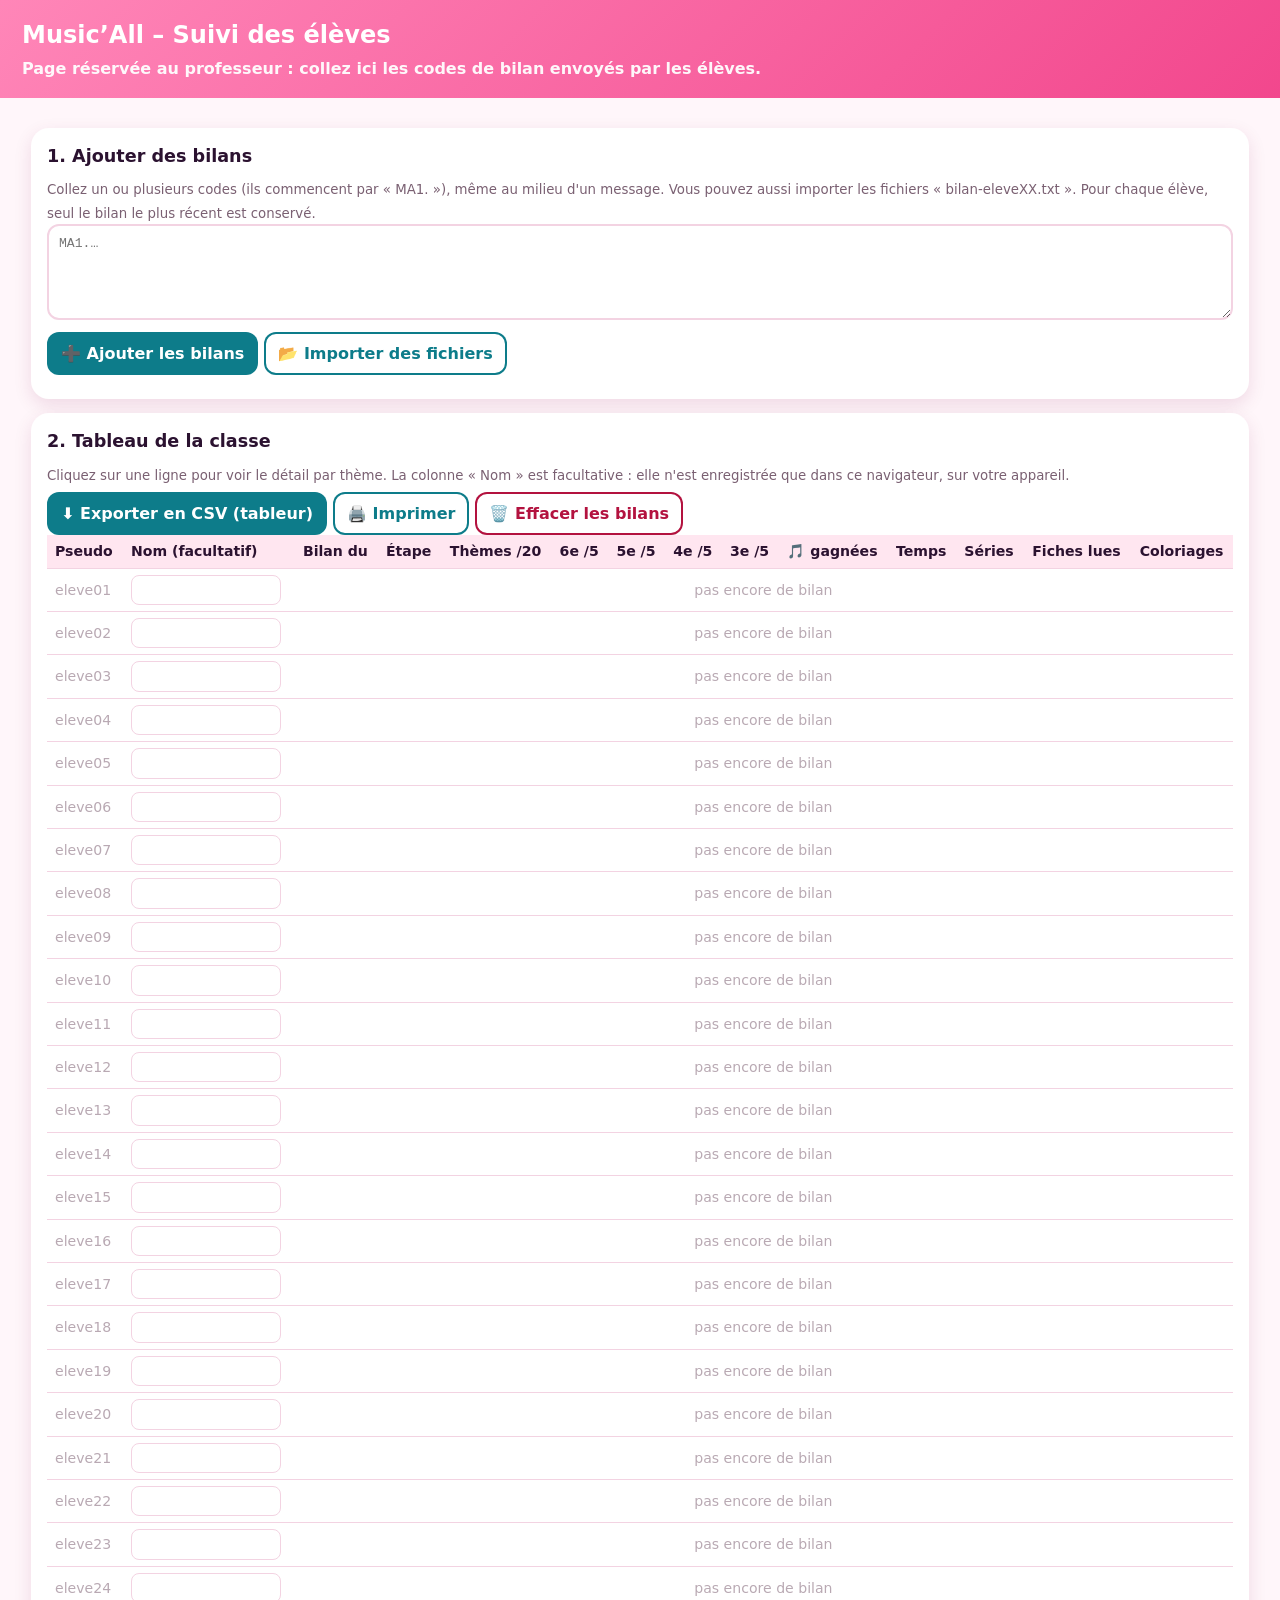
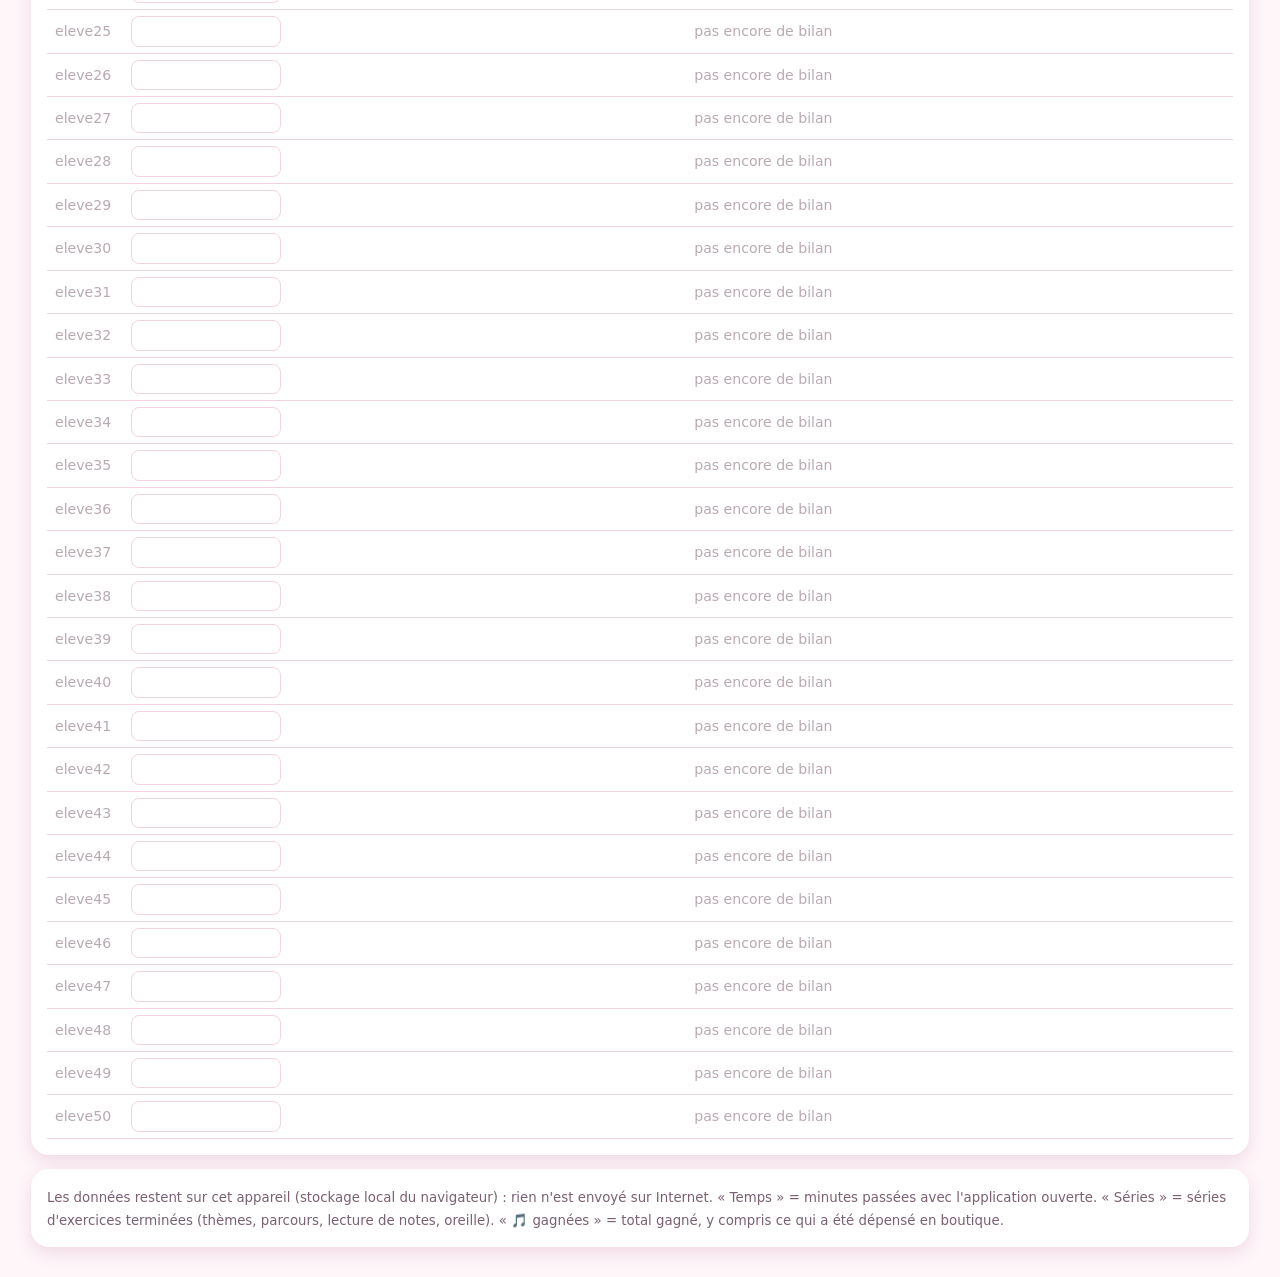
<file: suivi.html>
<!DOCTYPE html>
<html lang="fr">
<head>
<meta charset="utf-8">
<meta name="viewport" content="width=device-width, initial-scale=1">
<meta name="robots" content="noindex">
<title>Music’All – Suivi des élèves</title>
<style>
:root{--ink:#2b1230;--mut:#7a6072;--line:#f3d3e2;--rb:#0d7c8a;--pk:#ff63a2}
*{box-sizing:border-box}
body{margin:0;font-family:ui-rounded,"Nunito","Segoe UI",system-ui,sans-serif;color:var(--ink);background:#fff6fa;line-height:1.45}
header{background:linear-gradient(135deg,#ff86b8,#f2478d);color:#fff;padding:18px 22px}
header h1{margin:0;font-size:1.5rem}header p{margin:4px 0 0;font-weight:700;opacity:.95}
main{max-width:1250px;margin:0 auto;padding:16px}
.card{background:#fff;border-radius:18px;padding:16px;margin:14px 0;box-shadow:0 6px 18px rgba(120,10,70,.12)}
h2{margin:0 0 8px;font-size:1.1rem}
textarea{width:100%;min-height:96px;font:.82rem ui-monospace,Menlo,Consolas,monospace;border:2px solid var(--line);border-radius:12px;padding:10px}
button,.fb{font:inherit;font-weight:800;border:0;border-radius:12px;padding:10px 14px;background:var(--rb);color:#fff;cursor:pointer;margin:6px 6px 0 0;display:inline-block}
button.alt,.fb{background:#fff;color:var(--rb);box-shadow:inset 0 0 0 2px var(--rb)}
button.dng{background:#fff;color:#b3123f;box-shadow:inset 0 0 0 2px #b3123f}
#msg{font-weight:800;margin-top:8px}
.tw{overflow-x:auto}
table{border-collapse:collapse;width:100%;font-size:.88rem}
th,td{padding:6px 8px;border-bottom:1px solid var(--line);text-align:center;white-space:nowrap}
th{background:#ffe6f0;position:sticky;top:0}
td:nth-child(1),td:nth-child(2),th:nth-child(1),th:nth-child(2){text-align:left}
tr.no td{color:#b9a9b3}
tr.has{cursor:pointer}tr.has:hover td{background:#fff3f8}
td input{font:inherit;border:1px solid var(--line);border-radius:8px;padding:4px 6px;width:150px}
.det td{background:#fffafc;text-align:left;white-space:normal}
.th{display:inline-block;margin:2px 10px 2px 0;font-size:.82rem}
.ok{color:#0a7a45;font-weight:800}.mid{color:#b96a00;font-weight:800}
small{color:var(--mut)}
@media print{header,.np{display:none}body{background:#fff}.card{box-shadow:none;padding:0}td input{border:0}th{position:static}}
</style>
</head>
<body>
<header><h1>Music’All – Suivi des élèves</h1><p>Page réservée au professeur : collez ici les codes de bilan envoyés par les élèves.</p></header>
<main>
<div class="card np">
<h2>1. Ajouter des bilans</h2>
<small>Collez un ou plusieurs codes (ils commencent par « MA1. »), même au milieu d'un message. Vous pouvez aussi importer les fichiers « bilan-eleveXX.txt ». Pour chaque élève, seul le bilan le plus récent est conservé.</small>
<textarea id="in" placeholder="MA1.…"></textarea>
<button id="add">➕ Ajouter les bilans</button><label class="fb">📂 Importer des fichiers<input id="files" type="file" accept=".txt,text/plain" multiple hidden></label>
<div id="msg"></div>
</div>
<div class="card">
<h2>2. Tableau de la classe</h2>
<small class="np">Cliquez sur une ligne pour voir le détail par thème. La colonne « Nom » est facultative : elle n'est enregistrée que dans ce navigateur, sur votre appareil.</small>
<div class="np"><button id="csv">⬇️ Exporter en CSV (tableur)</button><button class="alt" id="prt">🖨️ Imprimer</button><button class="dng" id="clr">🗑️ Effacer les bilans</button></div>
<div class="tw"><table id="tb"></table></div>
</div>
<div class="card np"><small>Les données restent sur cet appareil (stockage local du navigateur) : rien n'est envoyé sur Internet. « Temps » = minutes passées avec l'application ouverte. « Séries » = séries d'exercices terminées (thèmes, parcours, lecture de notes, oreille). « 🎵 gagnées » = total gagné, y compris ce qui a été dépensé en boutique.</small></div>
</main>
<script>
const TH=[["Le son et ses paramètres", "Pulsation, rythme et mesure", "Lire la musique : notes et portée", "La voix et le chant", "Les familles d'instruments"], ["Nuances, tempo et caractère", "L'orchestre et les formations", "Mélodie, accompagnement et harmonie", "Musiques du monde et traditions", "Du Moyen Âge au baroque"], ["Classicisme et romantisme", "Les formes musicales", "Musique et texte : chanson, opéra, comédie musicale", "Le jazz et le blues", "Musique à programme et musique de film"], ["La musique du XXe siècle", "Rock, pop, rap, électro : les musiques actuelles", "Musique et technologie", "Musique, société et engagement", "Les métiers de la musique et la scène"]],LV=["6e","5e","4e","3e"],N=50,KEY="musicall-suivi";
const CK=s=>{let h=5381;for(const ch of s+"|MusicAll")h=((h*33)^ch.charCodeAt(0))>>>0;return h.toString(36)};
const ids=Array.from({length:N},(_,i)=>"eleve"+String(i+1).padStart(2,"0"));
let DB={b:{},n:{}};try{Object.assign(DB,JSON.parse(localStorage.getItem(KEY)||"{}"))}catch(e){}
const save=()=>{try{localStorage.setItem(KEY,JSON.stringify(DB))}catch(e){}};
const $=s=>document.querySelector(s),esc=s=>String(s).replace(/[&<>"]/g,c=>({"&":"&amp;","<":"&lt;",">":"&gt;",'"':"&quot;"}[c]));
function parse(p){const f=p.split("|");if(f.length!=12||!/^eleve\d\d$/.test(f[0])||!/^\d{4}-\d\d-\d\d$/.test(f[1])||f[10].length!=20||f[11].length!=20)return null;
  return{id:f[0],date:f[1],stage:+f[2],pts:+f[3],tot:+f[4],min:+f[5],nx:+f[6],fiches:+f[7],col:+f[8],mel:+f[9],best:f[10],done:f[11]}}
function addText(t){let ok=0,bad=0,old=0;const re=/MA1\.([A-Za-z0-9+\/]+)\.([a-z0-9]+)/g;let m;
  while((m=re.exec(t))){let p="";try{p=atob(m[1])}catch(e){}const r=p&&CK(p)==m[2]?parse(p):null;
    if(!r||!ids.includes(r.id)){bad++;continue}
    const cur=DB.b[r.id]&&parse(DB.b[r.id]);if(cur&&cur.date>r.date){old++;continue}DB.b[r.id]=p;ok++}
  save();draw();
  $("#msg").textContent=(ok?"✅ "+ok+" bilan(s) ajouté(s). ":"")+(old?"ℹ️ "+old+" bilan(s) plus ancien(s) ignoré(s). ":"")+(bad?"⚠️ "+bad+" code(s) illisible(s) ou incomplet(s). ":"")+(!ok&&!old&&!bad?"Aucun code trouvé dans ce texte.":"")}
const fr=d=>d.split("-").reverse().join("/"),hm=m=>m<60?m+" min":Math.floor(m/60)+" h "+String(m%60).padStart(2,"0");
const cnt=(r,l)=>[...r.done.slice(l*5,l*5+5)].filter(c=>c=="1").length;
function draw(){
  let h="<tr><th>Pseudo</th><th>Nom (facultatif)</th><th>Bilan du</th><th>Étape</th><th>Thèmes /20</th>"+LV.map(l=>"<th>"+l+" /5</th>").join("")+"<th>🎵 gagnées</th><th>Temps</th><th>Séries</th><th>Fiches lues</th><th>Coloriages</th></tr>";
  ids.forEach(id=>{const r=DB.b[id]&&parse(DB.b[id]),nm=`<td><input data-id="${id}" value="${esc(DB.n[id]||"")}" aria-label="Nom de ${id}"></td>`;
    if(!r){h+=`<tr class="no"><td>${id}</td>${nm}<td colspan="${8+LV.length}">pas encore de bilan</td></tr>`;return}
    const tot=[...r.done].filter(c=>c=="1").length;
    h+=`<tr class="has" data-r="${id}"><td><b>${id}</b></td>${nm}<td>${fr(r.date)}</td><td>${r.stage+1}</td><td><b>${tot}</b></td>${LV.map((_,l)=>"<td>"+cnt(r,l)+"</td>").join("")}<td>${r.tot}</td><td>${hm(r.min)}</td><td>${r.nx}</td><td>${r.fiches}</td><td>${r.col}</td></tr>`;
    h+=`<tr class="det" data-d="${id}" hidden><td colspan="${10+LV.length}">${LV.map((l,k)=>`<div><b>${l}</b> · `+TH[k].map((t,i)=>{const b=r.best[k*5+i],d=r.done[k*5+i]=="1";return`<span class="th">${d?"✅":b=="-"?"⚪":"🟠"} ${esc(t)} ${b=="-"?"":`<span class="${d?"ok":"mid"}">${b}/8</span>`}</span>`}).join("")+"</div>").join("")}<small>✅ thème réussi (5 bonnes réponses sur 8) · 🟠 essayé · ⚪ pas encore essayé · meilleur score sur 8</small></td></tr>`});
  $("#tb").innerHTML=h;
  document.querySelectorAll("td input").forEach(i=>{i.onclick=e=>e.stopPropagation();i.onchange=()=>{DB.n[i.dataset.id]=i.value.trim();save()}});
  document.querySelectorAll("tr.has").forEach(t=>t.onclick=()=>{const d=document.querySelector(`tr[data-d="${t.dataset.r}"]`);d.hidden=!d.hidden});
}
$("#add").onclick=()=>{addText($("#in").value);$("#in").value=""};
$("#files").onchange=async e=>{let t="";for(const f of e.target.files)t+=await f.text()+"\n";addText(t);e.target.value=""};
$("#prt").onclick=()=>print();
$("#clr").onclick=()=>{if(confirm("Effacer tous les bilans enregistrés sur cet appareil ? (Les noms sont conservés.)")){DB.b={};save();draw();$("#msg").textContent=""}};
$("#csv").onclick=()=>{const q=v=>'"'+String(v).replace(/"/g,'""')+'"',rows=[["Pseudo","Nom","Bilan du","Etape","Themes reussis /20",...LV.map(l=>l+" /5"),"Notes gagnees","Minutes","Series","Fiches lues","Coloriages",...TH.flatMap((a,k)=>a.map(t=>LV[k]+" - "+t+" (meilleur score /8)"))]];
  ids.forEach(id=>{const r=DB.b[id]&&parse(DB.b[id]);if(!r){rows.push([id,DB.n[id]||""]);return}
    rows.push([id,DB.n[id]||"",fr(r.date),r.stage+1,[...r.done].filter(c=>c=="1").length,...LV.map((_,l)=>cnt(r,l)),r.tot,r.min,r.nx,r.fiches,r.col,...[...r.best].map(c=>c=="-"?"":c)])});
  const a=document.createElement("a");a.href=URL.createObjectURL(new Blob(["﻿"+rows.map(r=>r.map(q).join(";")).join("\r\n")],{type:"text/csv;charset=utf-8"}));a.download="suivi-musicall.csv";document.body.append(a);a.click();a.remove()};
draw();
</script>
</body>
</html>
</file>
